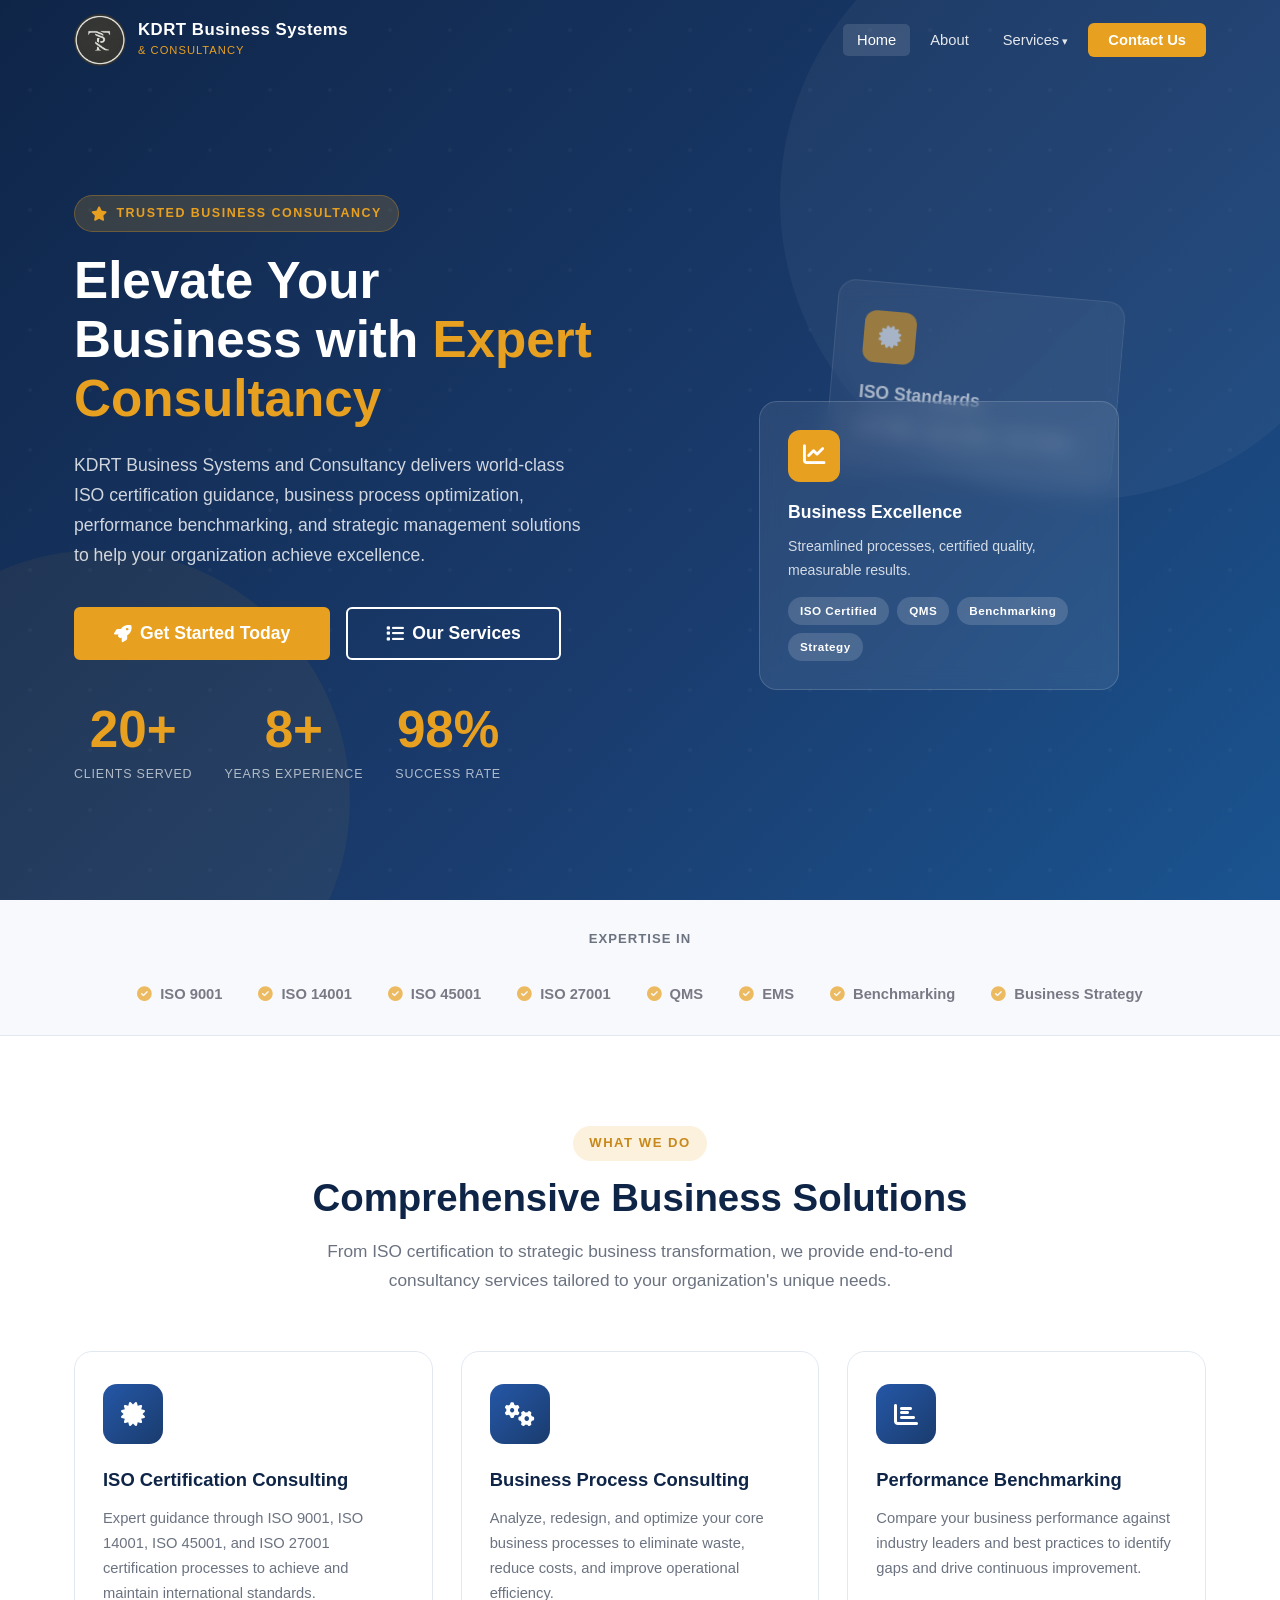
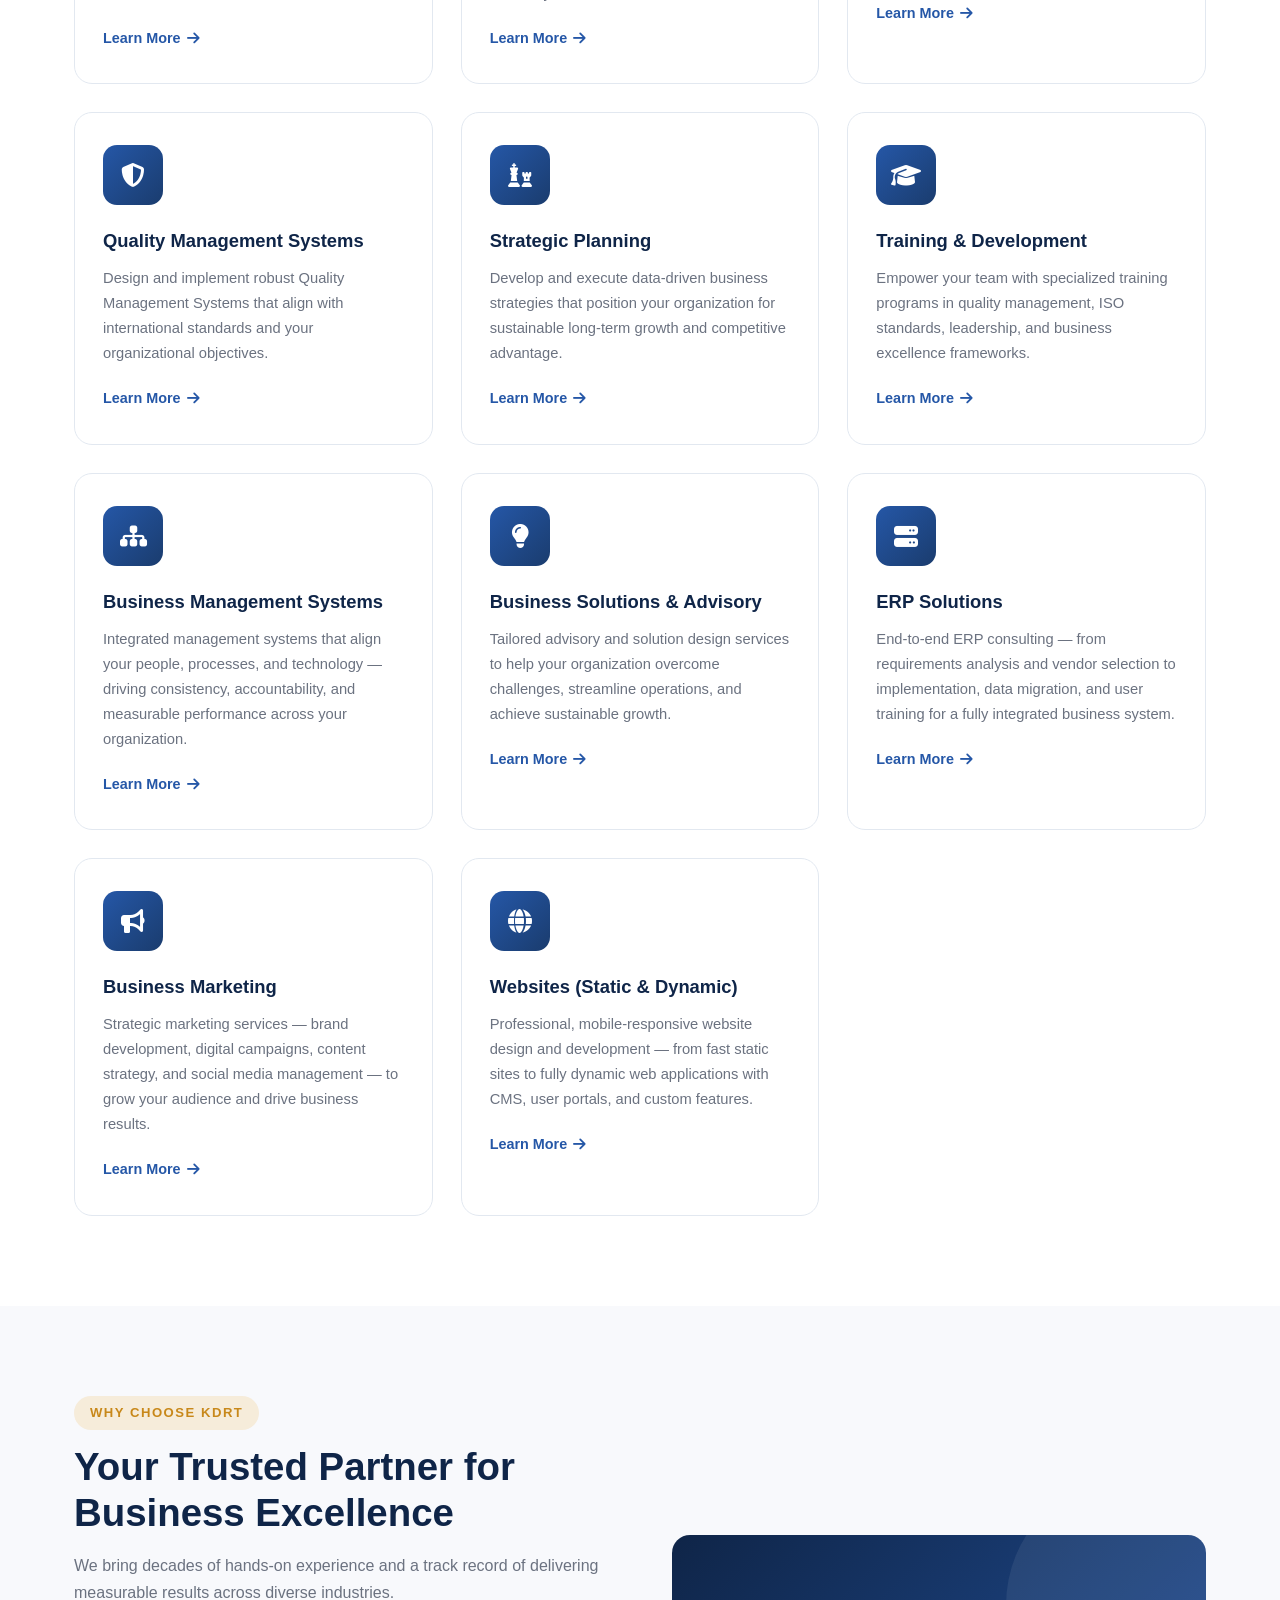
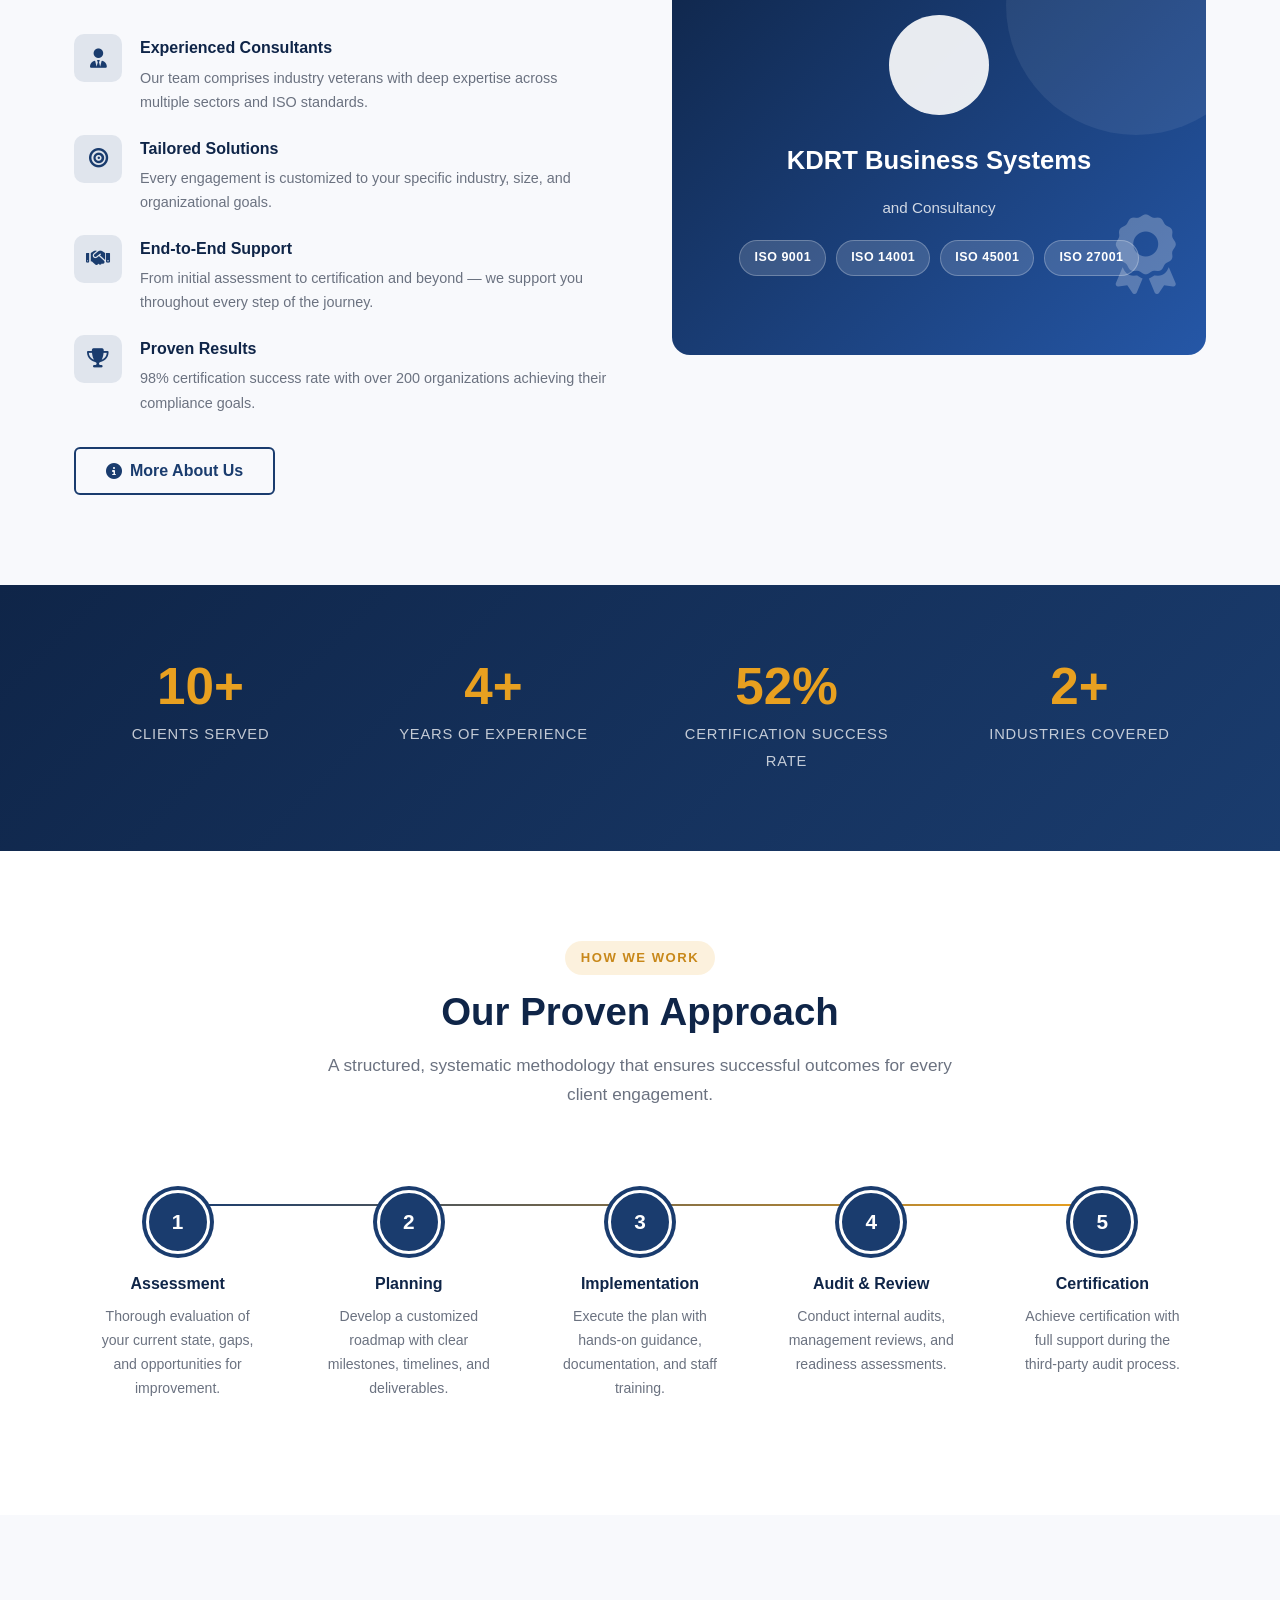
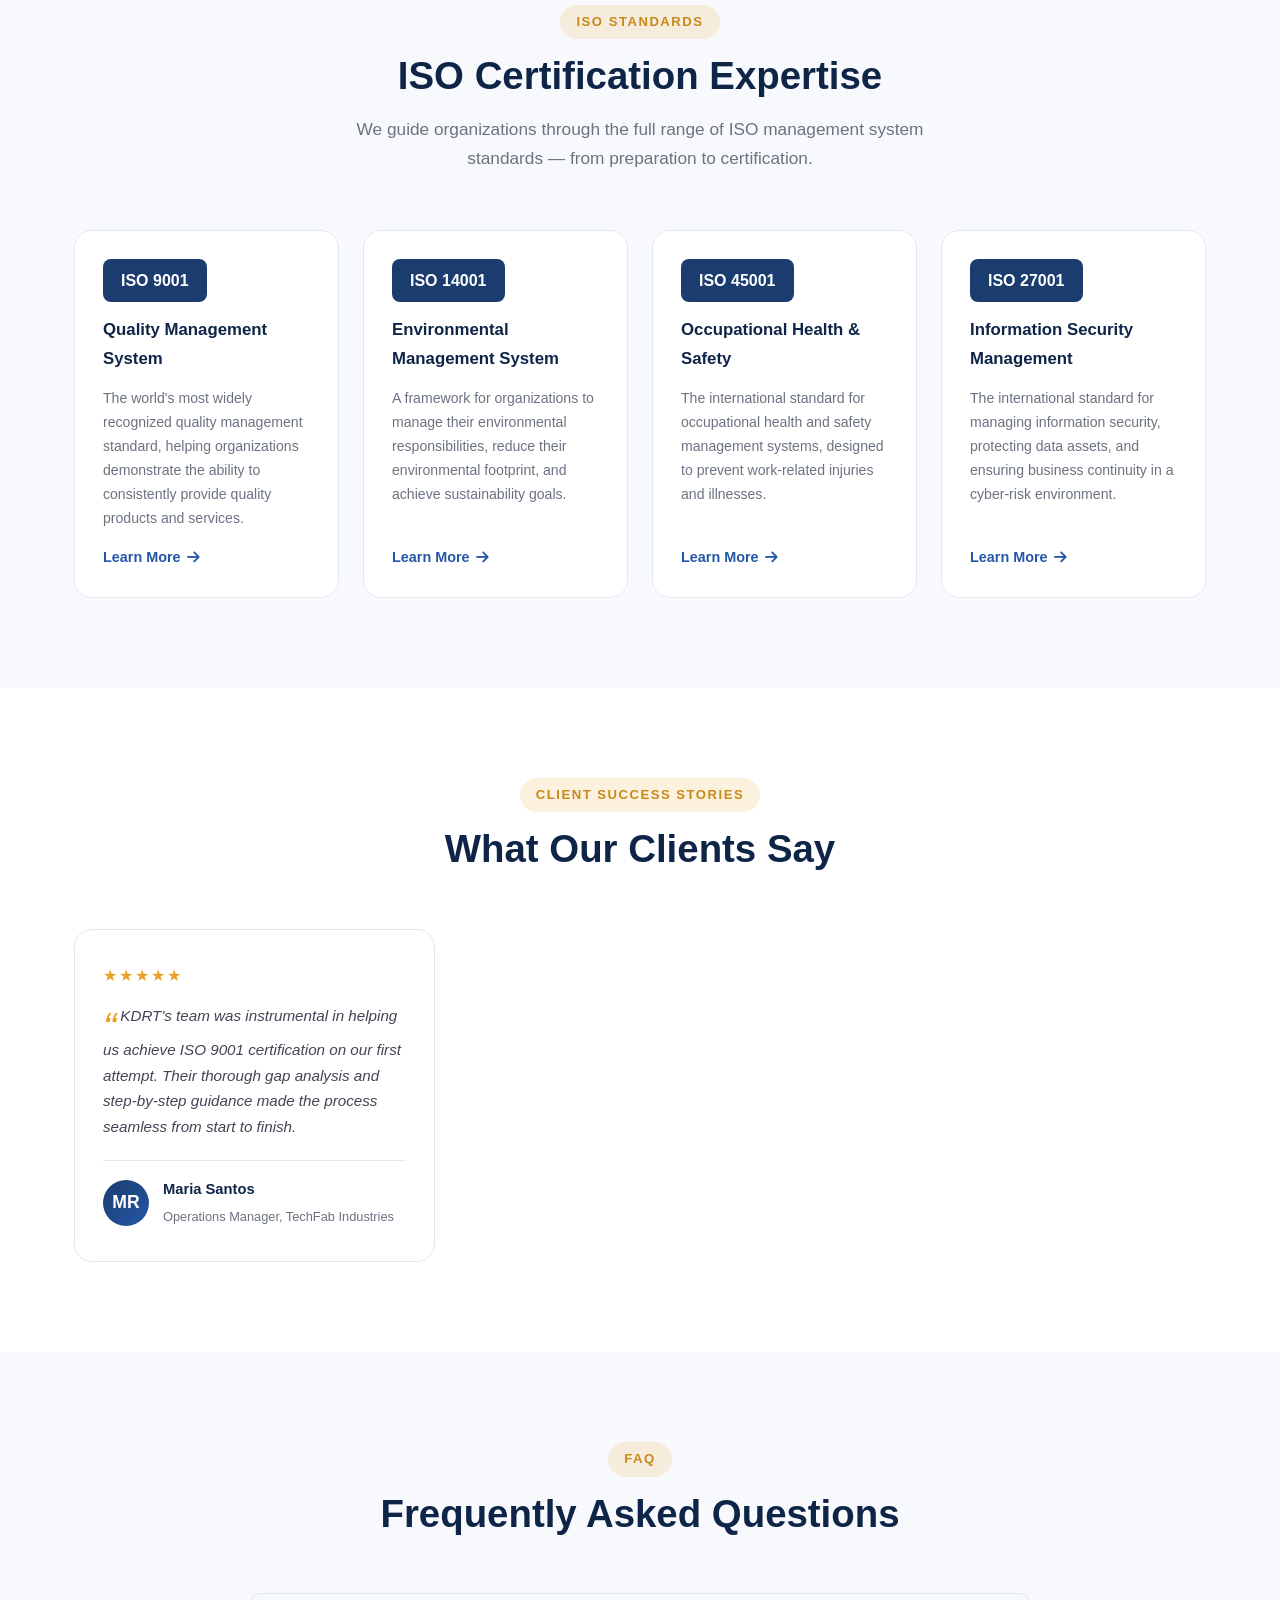
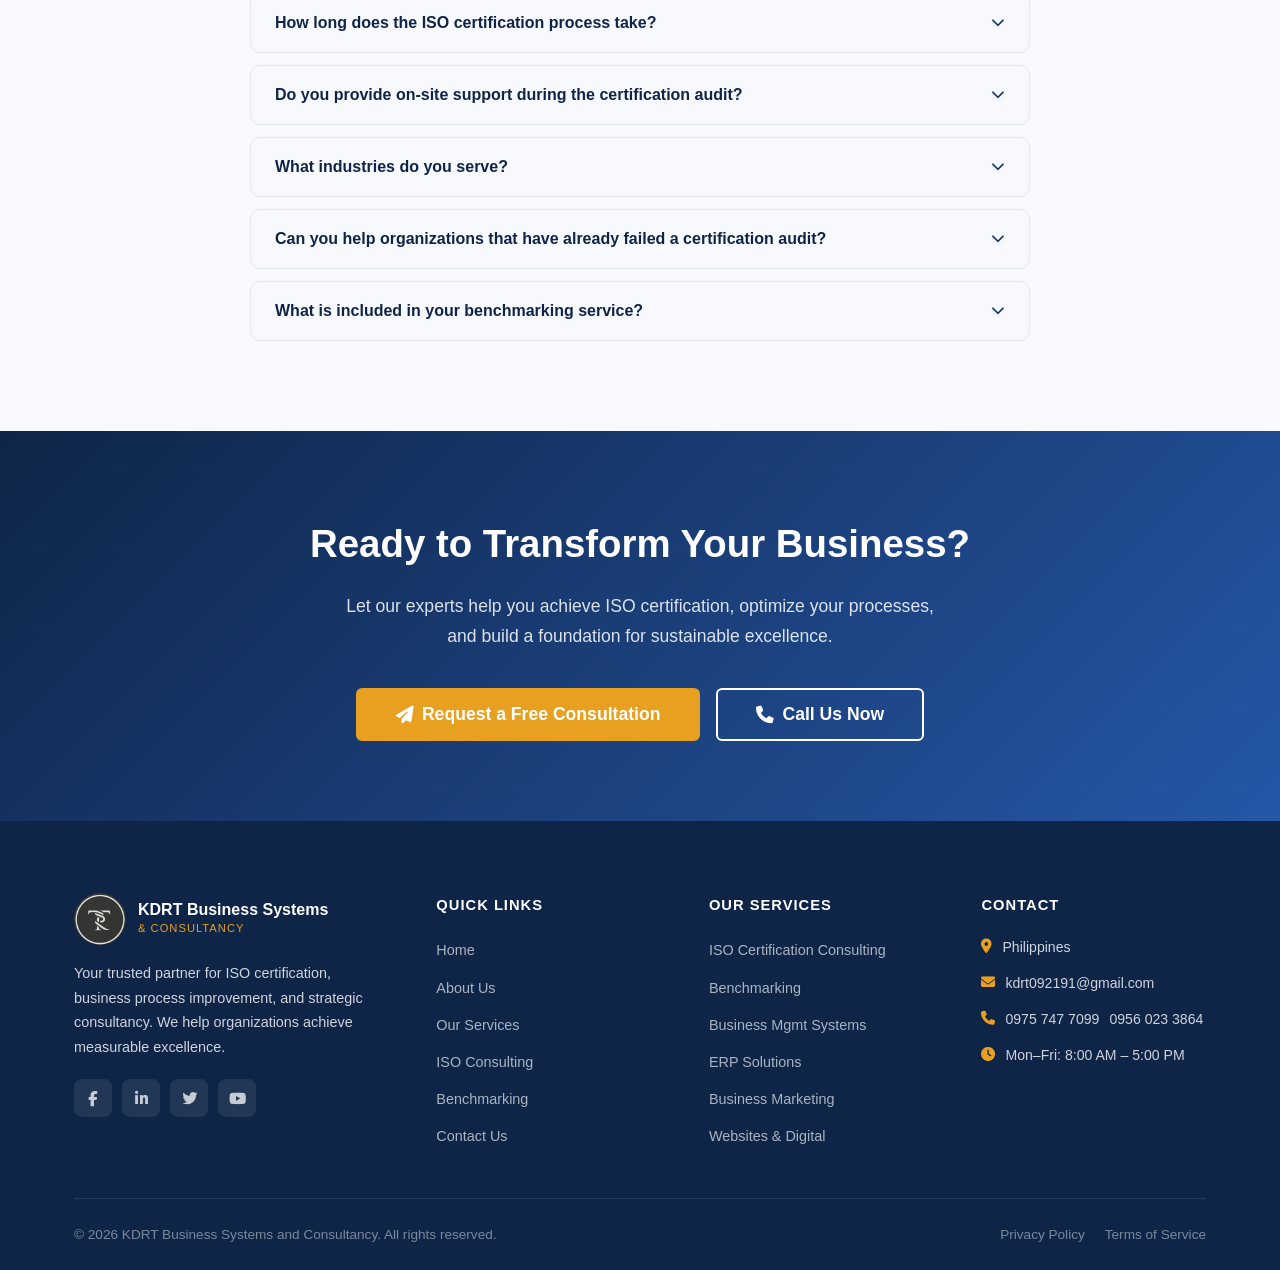
<file: index.html>
<!DOCTYPE html>
<html lang="en">
<head>
    <meta charset="UTF-8">
    <meta name="viewport" content="width=device-width, initial-scale=1.0">
    <title>KDRT Business Systems and Consultancy</title>
    <meta name="description" content="KDRT Business Systems and Consultancy – Expert ISO certification, business process consulting, benchmarking, and quality management solutions.">
    <link rel="icon" type="image/png" href="images/KDlogo.png">
    <link rel="stylesheet" href="css/style.css">
    <link rel="stylesheet" href="https://cdnjs.cloudflare.com/ajax/libs/font-awesome/6.5.0/css/all.min.css">
</head>
<body>

    <!-- NAVBAR -->
    <nav class="navbar" id="navbar">
        <div class="container">
            <div class="navbar-inner">
                <a href="index.html" class="navbar-brand">
                    <img src="images/KDlogo.png" alt="KDRT Logo" class="navbar-logo">
                    <div class="navbar-brand-text">
                        <span class="brand-name">KDRT Business Systems</span>
                        <span class="brand-tagline">&amp; Consultancy</span>
                    </div>
                </a>
                <ul class="nav-links">
                    <li><a href="index.html" class="active">Home</a></li>
                    <li><a href="about.html">About</a></li>
                    <li class="nav-item-dropdown">
                        <a href="services.html">Services</a>
                        <ul class="dropdown-menu">
                            <li><a href="services.html">All Services</a></li>
                            <li><a href="iso.html">ISO Certification</a></li>
                            <li><a href="benchmarking.html">Benchmarking</a></li>
                            <li><a href="services.html#bms">Business Mgmt Systems</a></li>
                            <li><a href="services.html#erp">ERP Solutions</a></li>
                            <li><a href="services.html#marketing">Business Marketing</a></li>
                            <li><a href="services.html#websites">Websites</a></li>
                        </ul>
                    </li>
                    <li><a href="contact.html" class="nav-cta">Contact Us</a></li>
                </ul>
                <button class="mobile-menu-btn" aria-label="Toggle menu">
                    <span></span><span></span><span></span>
                </button>
            </div>
        </div>
    </nav>

    <!-- HERO -->
    <section class="hero">
        <div class="hero-shape"></div>
        <div class="hero-shape-2"></div>
        <div class="container">
            <div class="hero-content">
                <div class="hero-text" data-animate="fadeInLeft">
                    <div class="hero-badge">
                        <i class="fas fa-star"></i>
                        Trusted Business Consultancy
                    </div>
                    <h1 class="hero-title">
                        Elevate Your Business with <span>Expert Consultancy</span>
                    </h1>
                    <p class="hero-desc">
                        KDRT Business Systems and Consultancy delivers world-class ISO certification guidance, business process optimization, performance benchmarking, and strategic management solutions to help your organization achieve excellence.
                    </p>
                    <div class="hero-actions">
                        <a href="contact.html" class="btn btn-primary btn-lg">
                            <i class="fas fa-rocket"></i> Get Started Today
                        </a>
                        <a href="services.html" class="btn btn-outline btn-lg">
                            <i class="fas fa-list"></i> Our Services
                        </a>
                    </div>
                    <div class="hero-stats">
                        <div class="hero-stat">
                            <span class="hero-stat-num stat-number" data-target="20">20+</span>
                            <span class="hero-stat-label">Clients Served</span>
                        </div>
                        <div class="hero-stat">
                            <span class="hero-stat-num stat-number" data-target="8">8+</span>
                            <span class="hero-stat-label">Years Experience</span>
                        </div>
                        <div class="hero-stat">
                            <span class="hero-stat-num stat-number" data-target="98">98%</span>
                            <span class="hero-stat-label">Success Rate</span>
                        </div>
                    </div>
                </div>
                <div class="hero-visual">
                    <div class="hero-card-stack">
                        <div class="hero-card hero-card-back">
                            <div class="hero-card-icon"><i class="fas fa-certificate"></i></div>
                            <h3>ISO Standards</h3>
                            <p>ISO 9001 · ISO 14001 · ISO 45001</p>
                        </div>
                        <div class="hero-card hero-card-main">
                            <div class="hero-card-icon"><i class="fas fa-chart-line"></i></div>
                            <h3>Business Excellence</h3>
                            <p>Streamlined processes, certified quality, measurable results.</p>
                            <div class="hero-card-badges">
                                <span class="hero-card-badge">ISO Certified</span>
                                <span class="hero-card-badge">QMS</span>
                                <span class="hero-card-badge">Benchmarking</span>
                                <span class="hero-card-badge">Strategy</span>
                            </div>
                        </div>
                    </div>
                </div>
            </div>
        </div>
    </section>

    <!-- TRUST BAR -->
    <div class="trust-bar">
        <div class="container">
            <div class="trust-bar-inner">
                <span class="trust-label">Expertise In</span>
                <div class="trust-items">
                    <span class="trust-item"><i class="fas fa-check-circle"></i> ISO 9001</span>
                    <span class="trust-item"><i class="fas fa-check-circle"></i> ISO 14001</span>
                    <span class="trust-item"><i class="fas fa-check-circle"></i> ISO 45001</span>
                    <span class="trust-item"><i class="fas fa-check-circle"></i> ISO 27001</span>
                    <span class="trust-item"><i class="fas fa-check-circle"></i> QMS</span>
                    <span class="trust-item"><i class="fas fa-check-circle"></i> EMS</span>
                    <span class="trust-item"><i class="fas fa-check-circle"></i> Benchmarking</span>
                    <span class="trust-item"><i class="fas fa-check-circle"></i> Business Strategy</span>
                </div>
            </div>
        </div>
    </div>

    <!-- SERVICES OVERVIEW -->
    <section class="section">
        <div class="container">
            <div class="section-header text-center">
                <span class="section-label">What We Do</span>
                <h2 class="section-title">Comprehensive Business Solutions</h2>
                <p class="section-desc">From ISO certification to strategic business transformation, we provide end-to-end consultancy services tailored to your organization's unique needs.</p>
            </div>
            <div class="services-grid">
                <div class="service-card" data-animate="fadeInUp">
                    <div class="service-icon"><i class="fas fa-certificate"></i></div>
                    <h3>ISO Certification Consulting</h3>
                    <p>Expert guidance through ISO 9001, ISO 14001, ISO 45001, and ISO 27001 certification processes to achieve and maintain international standards.</p>
                    <a href="iso.html" class="learn-more">Learn More <i class="fas fa-arrow-right"></i></a>
                </div>
                <div class="service-card" data-animate="fadeInUp">
                    <div class="service-icon"><i class="fas fa-cogs"></i></div>
                    <h3>Business Process Consulting</h3>
                    <p>Analyze, redesign, and optimize your core business processes to eliminate waste, reduce costs, and improve operational efficiency.</p>
                    <a href="services.html" class="learn-more">Learn More <i class="fas fa-arrow-right"></i></a>
                </div>
                <div class="service-card" data-animate="fadeInUp">
                    <div class="service-icon"><i class="fas fa-chart-bar"></i></div>
                    <h3>Performance Benchmarking</h3>
                    <p>Compare your business performance against industry leaders and best practices to identify gaps and drive continuous improvement.</p>
                    <a href="benchmarking.html" class="learn-more">Learn More <i class="fas fa-arrow-right"></i></a>
                </div>
                <div class="service-card" data-animate="fadeInUp">
                    <div class="service-icon"><i class="fas fa-shield-alt"></i></div>
                    <h3>Quality Management Systems</h3>
                    <p>Design and implement robust Quality Management Systems that align with international standards and your organizational objectives.</p>
                    <a href="services.html" class="learn-more">Learn More <i class="fas fa-arrow-right"></i></a>
                </div>
                <div class="service-card" data-animate="fadeInUp">
                    <div class="service-icon"><i class="fas fa-chess"></i></div>
                    <h3>Strategic Planning</h3>
                    <p>Develop and execute data-driven business strategies that position your organization for sustainable long-term growth and competitive advantage.</p>
                    <a href="services.html" class="learn-more">Learn More <i class="fas fa-arrow-right"></i></a>
                </div>
                <div class="service-card" data-animate="fadeInUp">
                    <div class="service-icon"><i class="fas fa-graduation-cap"></i></div>
                    <h3>Training &amp; Development</h3>
                    <p>Empower your team with specialized training programs in quality management, ISO standards, leadership, and business excellence frameworks.</p>
                    <a href="services.html" class="learn-more">Learn More <i class="fas fa-arrow-right"></i></a>
                </div>
                <div class="service-card" data-animate="fadeInUp">
                    <div class="service-icon"><i class="fas fa-sitemap"></i></div>
                    <h3>Business Management Systems</h3>
                    <p>Integrated management systems that align your people, processes, and technology — driving consistency, accountability, and measurable performance across your organization.</p>
                    <a href="services.html" class="learn-more">Learn More <i class="fas fa-arrow-right"></i></a>
                </div>
                <div class="service-card" data-animate="fadeInUp">
                    <div class="service-icon"><i class="fas fa-lightbulb"></i></div>
                    <h3>Business Solutions &amp; Advisory</h3>
                    <p>Tailored advisory and solution design services to help your organization overcome challenges, streamline operations, and achieve sustainable growth.</p>
                    <a href="services.html" class="learn-more">Learn More <i class="fas fa-arrow-right"></i></a>
                </div>
                <div class="service-card" data-animate="fadeInUp">
                    <div class="service-icon"><i class="fas fa-server"></i></div>
                    <h3>ERP Solutions</h3>
                    <p>End-to-end ERP consulting — from requirements analysis and vendor selection to implementation, data migration, and user training for a fully integrated business system.</p>
                    <a href="services.html" class="learn-more">Learn More <i class="fas fa-arrow-right"></i></a>
                </div>
                <div class="service-card" data-animate="fadeInUp">
                    <div class="service-icon"><i class="fas fa-bullhorn"></i></div>
                    <h3>Business Marketing</h3>
                    <p>Strategic marketing services — brand development, digital campaigns, content strategy, and social media management — to grow your audience and drive business results.</p>
                    <a href="services.html" class="learn-more">Learn More <i class="fas fa-arrow-right"></i></a>
                </div>
                <div class="service-card" data-animate="fadeInUp">
                    <div class="service-icon"><i class="fas fa-globe"></i></div>
                    <h3>Websites (Static &amp; Dynamic)</h3>
                    <p>Professional, mobile-responsive website design and development — from fast static sites to fully dynamic web applications with CMS, user portals, and custom features.</p>
                    <a href="services.html" class="learn-more">Learn More <i class="fas fa-arrow-right"></i></a>
                </div>
            </div>
        </div>
    </section>

    <!-- WHY CHOOSE US -->
    <section class="section section-alt">
        <div class="container">
            <div class="why-grid">
                <div data-animate="fadeInLeft">
                    <span class="section-label">Why Choose KDRT</span>
                    <h2 class="section-title">Your Trusted Partner for Business Excellence</h2>
                    <p class="why-intro-p">We bring decades of hands-on experience and a track record of delivering measurable results across diverse industries.</p>
                    <div class="why-list">
                        <div class="why-item">
                            <div class="why-item-icon"><i class="fas fa-user-tie"></i></div>
                            <div class="why-item-text">
                                <h4>Experienced Consultants</h4>
                                <p>Our team comprises industry veterans with deep expertise across multiple sectors and ISO standards.</p>
                            </div>
                        </div>
                        <div class="why-item">
                            <div class="why-item-icon"><i class="fas fa-bullseye"></i></div>
                            <div class="why-item-text">
                                <h4>Tailored Solutions</h4>
                                <p>Every engagement is customized to your specific industry, size, and organizational goals.</p>
                            </div>
                        </div>
                        <div class="why-item">
                            <div class="why-item-icon"><i class="fas fa-handshake"></i></div>
                            <div class="why-item-text">
                                <h4>End-to-End Support</h4>
                                <p>From initial assessment to certification and beyond — we support you throughout every step of the journey.</p>
                            </div>
                        </div>
                        <div class="why-item">
                            <div class="why-item-icon"><i class="fas fa-trophy"></i></div>
                            <div class="why-item-text">
                                <h4>Proven Results</h4>
                                <p>98% certification success rate with over 200 organizations achieving their compliance goals.</p>
                            </div>
                        </div>
                    </div>
                    <div class="section-cta-wrap">
                        <a href="about.html" class="btn btn-outline-primary">
                            <i class="fas fa-info-circle"></i> More About Us
                        </a>
                    </div>
                </div>
                <div data-animate="fadeInRight">
                    <div class="why-image-placeholder">
                        <div class="why-icon-big"><i class="fas fa-award"></i></div>
                        <div class="why-placeholder-content">
                            <img src="images/KDlogo.png" alt="KDRT Logo" class="logo-large">
                            <h2>KDRT Business Systems</h2>
                            <p>and Consultancy</p>
                            <div class="cert-badges mt-20">
                                <span class="cert-badge">ISO 9001</span>
                                <span class="cert-badge">ISO 14001</span>
                                <span class="cert-badge">ISO 45001</span>
                                <span class="cert-badge">ISO 27001</span>
                            </div>
                        </div>
                    </div>
                </div>
            </div>
        </div>
    </section>

    <!-- STATS BANNER -->
    <section class="stats-banner">
        <div class="container">
            <div class="stats-grid">
                <div class="stat-item" data-animate="fadeInUp">
                    <span class="stat-number" data-target="20">20+</span>
                    <span class="stat-label">Clients Served</span>
                </div>
                <div class="stat-item" data-animate="fadeInUp">
                    <span class="stat-number" data-target="8">8+</span>
                    <span class="stat-label">Years of Experience</span>
                </div>
                <div class="stat-item" data-animate="fadeInUp">
                    <span class="stat-number" data-target="98">98%</span>
                    <span class="stat-label">Certification Success Rate</span>
                </div>
                <div class="stat-item" data-animate="fadeInUp">
                    <span class="stat-number" data-target="5">5+</span>
                    <span class="stat-label">Industries Covered</span>
                </div>
            </div>
        </div>
    </section>

    <!-- OUR PROCESS -->
    <section class="section">
        <div class="container">
            <div class="section-header text-center">
                <span class="section-label">How We Work</span>
                <h2 class="section-title">Our Proven Approach</h2>
                <p class="section-desc">A structured, systematic methodology that ensures successful outcomes for every client engagement.</p>
            </div>
            <div class="process-steps">
                <div class="process-step" data-animate="fadeInUp">
                    <div class="step-number">1</div>
                    <h4>Assessment</h4>
                    <p>Thorough evaluation of your current state, gaps, and opportunities for improvement.</p>
                </div>
                <div class="process-step" data-animate="fadeInUp">
                    <div class="step-number">2</div>
                    <h4>Planning</h4>
                    <p>Develop a customized roadmap with clear milestones, timelines, and deliverables.</p>
                </div>
                <div class="process-step" data-animate="fadeInUp">
                    <div class="step-number">3</div>
                    <h4>Implementation</h4>
                    <p>Execute the plan with hands-on guidance, documentation, and staff training.</p>
                </div>
                <div class="process-step" data-animate="fadeInUp">
                    <div class="step-number">4</div>
                    <h4>Audit &amp; Review</h4>
                    <p>Conduct internal audits, management reviews, and readiness assessments.</p>
                </div>
                <div class="process-step" data-animate="fadeInUp">
                    <div class="step-number">5</div>
                    <h4>Certification</h4>
                    <p>Achieve certification with full support during the third-party audit process.</p>
                </div>
            </div>
        </div>
    </section>

    <!-- ISO STANDARDS OVERVIEW -->
    <section class="section section-alt">
        <div class="container">
            <div class="section-header text-center">
                <span class="section-label">ISO Standards</span>
                <h2 class="section-title">ISO Certification Expertise</h2>
                <p class="section-desc">We guide organizations through the full range of ISO management system standards — from preparation to certification.</p>
            </div>
            <div class="iso-grid">
                <div class="iso-card" data-animate="fadeInUp">
                    <span class="iso-badge">ISO 9001</span>
                    <h4>Quality Management System</h4>
                    <p>The world's most widely recognized quality management standard, helping organizations demonstrate the ability to consistently provide quality products and services.</p>
                    <a href="iso.html" class="learn-more">Learn More <i class="fas fa-arrow-right"></i></a>
                </div>
                <div class="iso-card" data-animate="fadeInUp">
                    <span class="iso-badge">ISO 14001</span>
                    <h4>Environmental Management System</h4>
                    <p>A framework for organizations to manage their environmental responsibilities, reduce their environmental footprint, and achieve sustainability goals.</p>
                    <a href="iso.html" class="learn-more">Learn More <i class="fas fa-arrow-right"></i></a>
                </div>
                <div class="iso-card" data-animate="fadeInUp">
                    <span class="iso-badge">ISO 45001</span>
                    <h4>Occupational Health &amp; Safety</h4>
                    <p>The international standard for occupational health and safety management systems, designed to prevent work-related injuries and illnesses.</p>
                    <a href="iso.html" class="learn-more">Learn More <i class="fas fa-arrow-right"></i></a>
                </div>
                <div class="iso-card" data-animate="fadeInUp">
                    <span class="iso-badge">ISO 27001</span>
                    <h4>Information Security Management</h4>
                    <p>The international standard for managing information security, protecting data assets, and ensuring business continuity in a cyber-risk environment.</p>
                    <a href="iso.html" class="learn-more">Learn More <i class="fas fa-arrow-right"></i></a>
                </div>
            </div>
        </div>
    </section>

    <!-- TESTIMONIALS -->
    <section class="section">
        <div class="container">
            <div class="section-header text-center">
                <span class="section-label">Client Success Stories</span>
                <h2 class="section-title">What Our Clients Say</h2>
            </div>
            <div class="testimonials-slider">
                <div class="testimonial-card" data-animate="fadeInUp">
                    <div class="stars">★★★★★</div>
                    <blockquote>KDRT's team was instrumental in helping us achieve ISO 9001 certification on our first attempt. Their thorough gap analysis and step-by-step guidance made the process seamless from start to finish.</blockquote>
                    <div class="testimonial-author">
                        <div class="author-avatar">MR</div>
                        <div class="author-info">
                            <strong>Maria Santos</strong>
                            <span>Operations Manager, TechFab Industries</span>
                        </div>
                    </div>
                </div>
                <div class="testimonial-card" data-animate="fadeInUp">
                    <div class="stars">★★★★★</div>
                    <blockquote>The benchmarking exercise conducted by KDRT revealed significant opportunities we hadn't even considered. Their industry insights and data-driven approach delivered a clear competitive edge.</blockquote>
                    <div class="testimonial-author">
                        <div class="author-avatar">JR</div>
                        <div class="author-info">
                            <strong>Jose Reyes</strong>
                            <span>CEO, Pacific Logistics Corp</span>
                        </div>
                    </div>
                </div>
                <div class="testimonial-card" data-animate="fadeInUp">
                    <div class="stars">★★★★★</div>
                    <blockquote>We achieved ISO 45001 certification within eight months thanks to KDRT. Their environmental and safety expertise helped us transform our workplace culture for the better.</blockquote>
                    <div class="testimonial-author">
                        <div class="author-avatar">AC</div>
                        <div class="author-info">
                            <strong>Ana Cruz</strong>
                            <span>HSE Director, GreenBuild Solutions</span>
                        </div>
                    </div>
                </div>
            </div>
        </div>
    </section>

    <!-- FAQ -->
    <section class="section section-alt">
        <div class="container">
            <div class="section-header text-center">
                <span class="section-label">FAQ</span>
                <h2 class="section-title">Frequently Asked Questions</h2>
            </div>
            <div class="faq-list">
                <div class="faq-item">
                    <button class="faq-question">How long does the ISO certification process take? <i class="fas fa-chevron-down faq-icon"></i></button>
                    <div class="faq-answer">The timeline varies depending on the standard and the size of your organization. Typically, ISO 9001 can take 3–6 months for smaller organizations and up to 12 months for larger enterprises. We provide a realistic timeline during your initial assessment.</div>
                </div>
                <div class="faq-item">
                    <button class="faq-question">Do you provide on-site support during the certification audit? <i class="fas fa-chevron-down faq-icon"></i></button>
                    <div class="faq-answer">Yes. Our consultants are available to provide on-site support and guidance throughout the third-party certification audit, ensuring your team is confident and fully prepared to respond to auditor inquiries.</div>
                </div>
                <div class="faq-item">
                    <button class="faq-question">What industries do you serve? <i class="fas fa-chevron-down faq-icon"></i></button>
                    <div class="faq-answer">We work across a wide range of industries including manufacturing, construction, logistics, healthcare, IT services, food processing, education, and government. Our consultants have sector-specific experience to tailor solutions appropriately.</div>
                </div>
                <div class="faq-item">
                    <button class="faq-question">Can you help organizations that have already failed a certification audit? <i class="fas fa-chevron-down faq-icon"></i></button>
                    <div class="faq-answer">Absolutely. We specialize in post-audit recovery, conducting root cause analysis on findings and non-conformances, implementing corrective actions, and preparing your organization for a successful re-audit.</div>
                </div>
                <div class="faq-item">
                    <button class="faq-question">What is included in your benchmarking service? <i class="fas fa-chevron-down faq-icon"></i></button>
                    <div class="faq-answer">Our benchmarking service includes KPI identification, data collection, analysis against industry peers and best-in-class performers, gap identification, performance improvement recommendations, and an executive report with actionable insights.</div>
                </div>
            </div>
        </div>
    </section>

    <!-- CTA BANNER -->
    <section class="cta-banner">
        <div class="container">
            <div class="cta-banner-inner" data-animate="fadeInUp">
                <h2>Ready to Transform Your Business?</h2>
                <p>Let our experts help you achieve ISO certification, optimize your processes, and build a foundation for sustainable excellence.</p>
                <div class="cta-actions">
                    <a href="contact.html" class="btn btn-primary btn-lg">
                        <i class="fas fa-paper-plane"></i> Request a Free Consultation
                    </a>
                    <a href="tel:+639757477099" class="btn btn-outline btn-lg">
                        <i class="fas fa-phone"></i> Call Us Now
                    </a>
                </div>
            </div>
        </div>
    </section>

    <!-- FOOTER -->
    <footer class="footer">
        <div class="container">
            <div class="footer-grid">
                <div class="footer-brand">
                    <div class="footer-logo-wrap">
                        <img src="images/KDlogo.png" alt="KDRT Logo" class="footer-logo">
                        <div>
                            <div class="footer-brand-name">KDRT Business Systems</div>
                            <div class="footer-brand-sub">&amp; Consultancy</div>
                        </div>
                    </div>
                    <p>Your trusted partner for ISO certification, business process improvement, and strategic consultancy. We help organizations achieve measurable excellence.</p>
                    <div class="footer-social">
                        <a href="https://www.facebook.com/kdrtbusiness.systems" aria-label="Facebook" target="_blank" rel="noopener"><i class="fab fa-facebook-f"></i></a>
                        <a href="#" aria-label="LinkedIn"><i class="fab fa-linkedin-in"></i></a>
                        <a href="#" aria-label="Twitter"><i class="fab fa-twitter"></i></a>
                        <a href="#" aria-label="YouTube"><i class="fab fa-youtube"></i></a>
                    </div>
                </div>
                <div class="footer-col">
                    <h4>Quick Links</h4>
                    <ul class="footer-links">
                        <li><a href="index.html">Home</a></li>
                        <li><a href="about.html">About Us</a></li>
                        <li><a href="services.html">Our Services</a></li>
                        <li><a href="iso.html">ISO Consulting</a></li>
                        <li><a href="benchmarking.html">Benchmarking</a></li>
                        <li><a href="contact.html">Contact Us</a></li>
                    </ul>
                </div>
                <div class="footer-col">
                    <h4>Our Services</h4>
                    <ul class="footer-links">
                        <li><a href="iso.html">ISO Certification Consulting</a></li>
                        <li><a href="benchmarking.html">Benchmarking</a></li>
                        <li><a href="services.html">Business Mgmt Systems</a></li>
                        <li><a href="services.html">ERP Solutions</a></li>
                        <li><a href="services.html">Business Marketing</a></li>
                        <li><a href="services.html">Websites &amp; Digital</a></li>
                    </ul>
                </div>
                <div class="footer-col">
                    <h4>Contact</h4>
                    <div class="footer-contact-items">
                        <div class="footer-contact-item">
                            <i class="fas fa-map-marker-alt"></i>
                            <span>Philippines</span>
                        </div>
                        <div class="footer-contact-item">
                            <i class="fas fa-envelope"></i>
                            <span>kdrt092191@gmail.com</span>
                        </div>
                        <div class="footer-contact-item">
                            <i class="fas fa-phone"></i>
                            <span>0975 747 7099</span>
                            <span>0956 023 3864</span>
                        </div>
                        <div class="footer-contact-item">
                            <i class="fas fa-clock"></i>
                            <span>Mon–Fri: 8:00 AM – 5:00 PM</span>
                        </div>
                    </div>
                </div>
            </div>
            <div class="footer-bottom">
                <span>&copy; 2026 KDRT Business Systems and Consultancy. All rights reserved.</span>
                <div class="footer-bottom-links">
                    <a href="#">Privacy Policy</a>
                    <a href="#">Terms of Service</a>
                </div>
            </div>
        </div>
    </footer>

    <script src="js/main.js"></script>
</body>
</html>
</file>
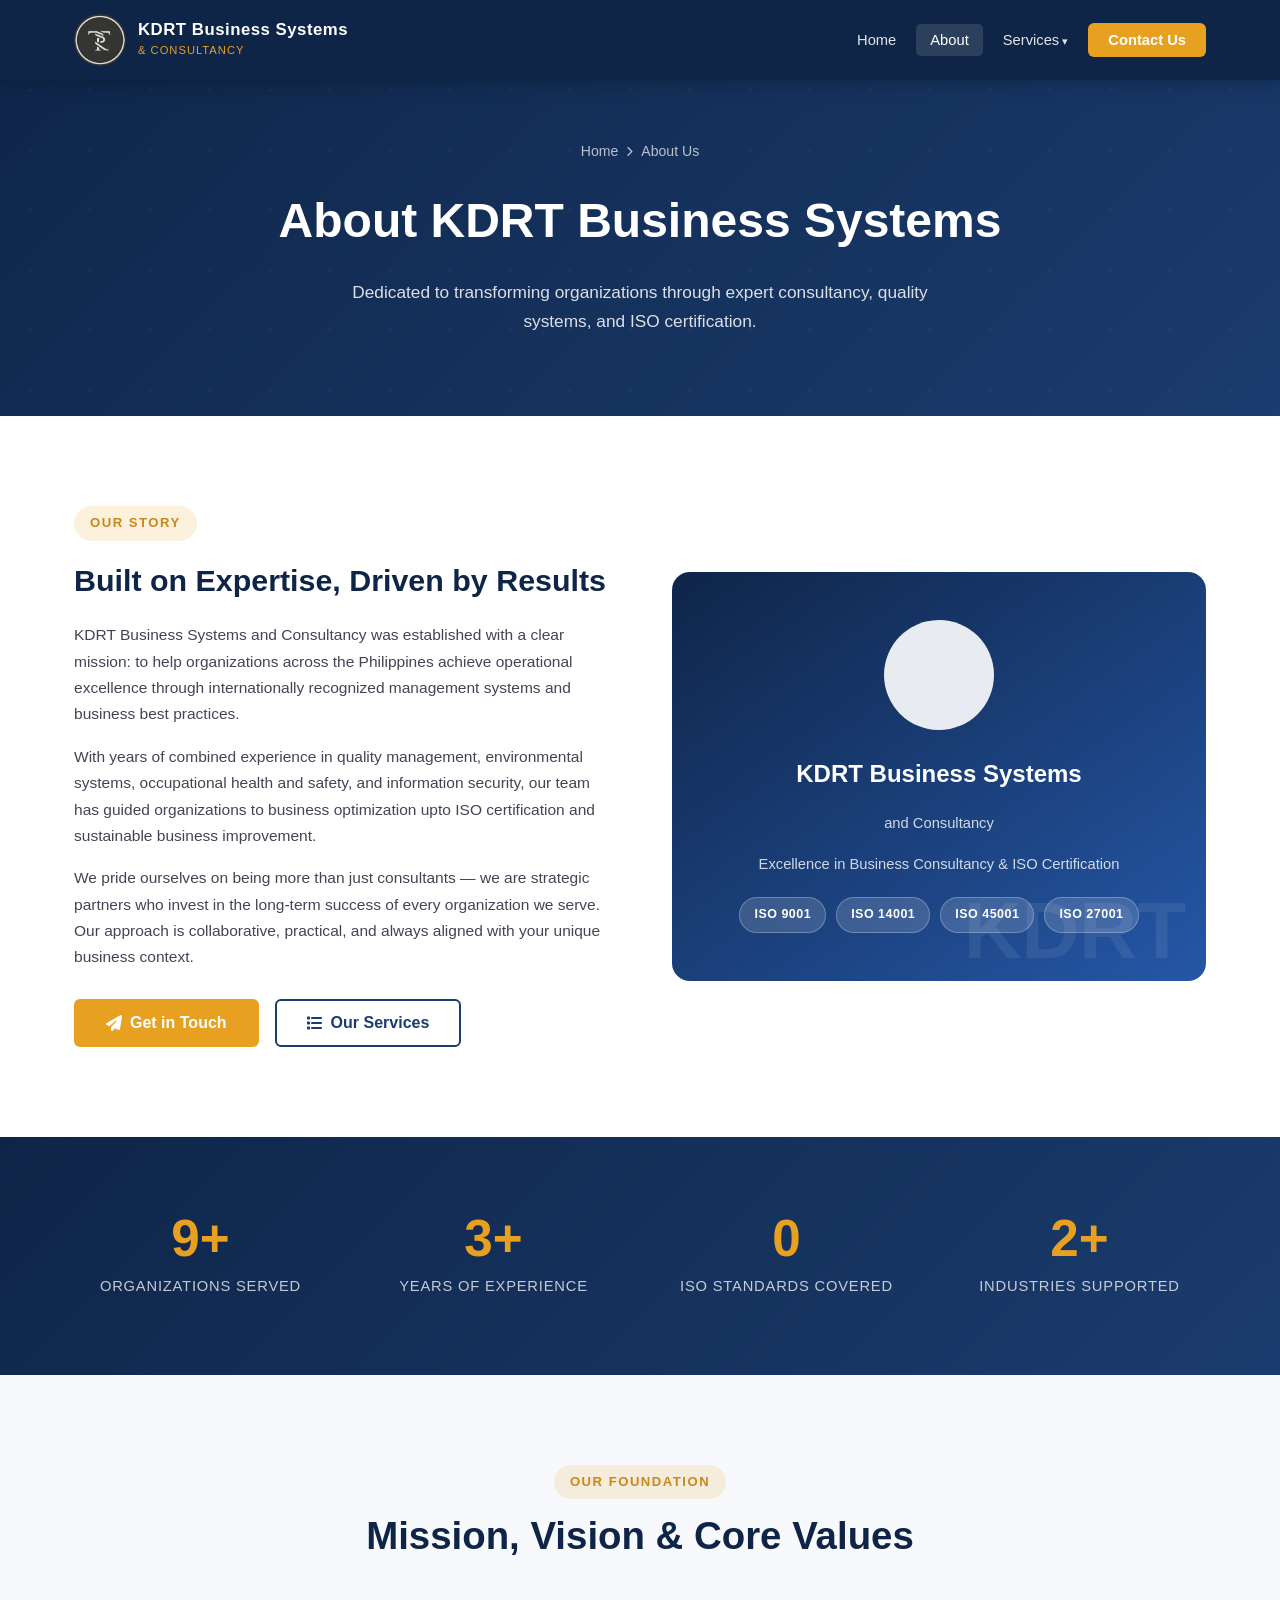
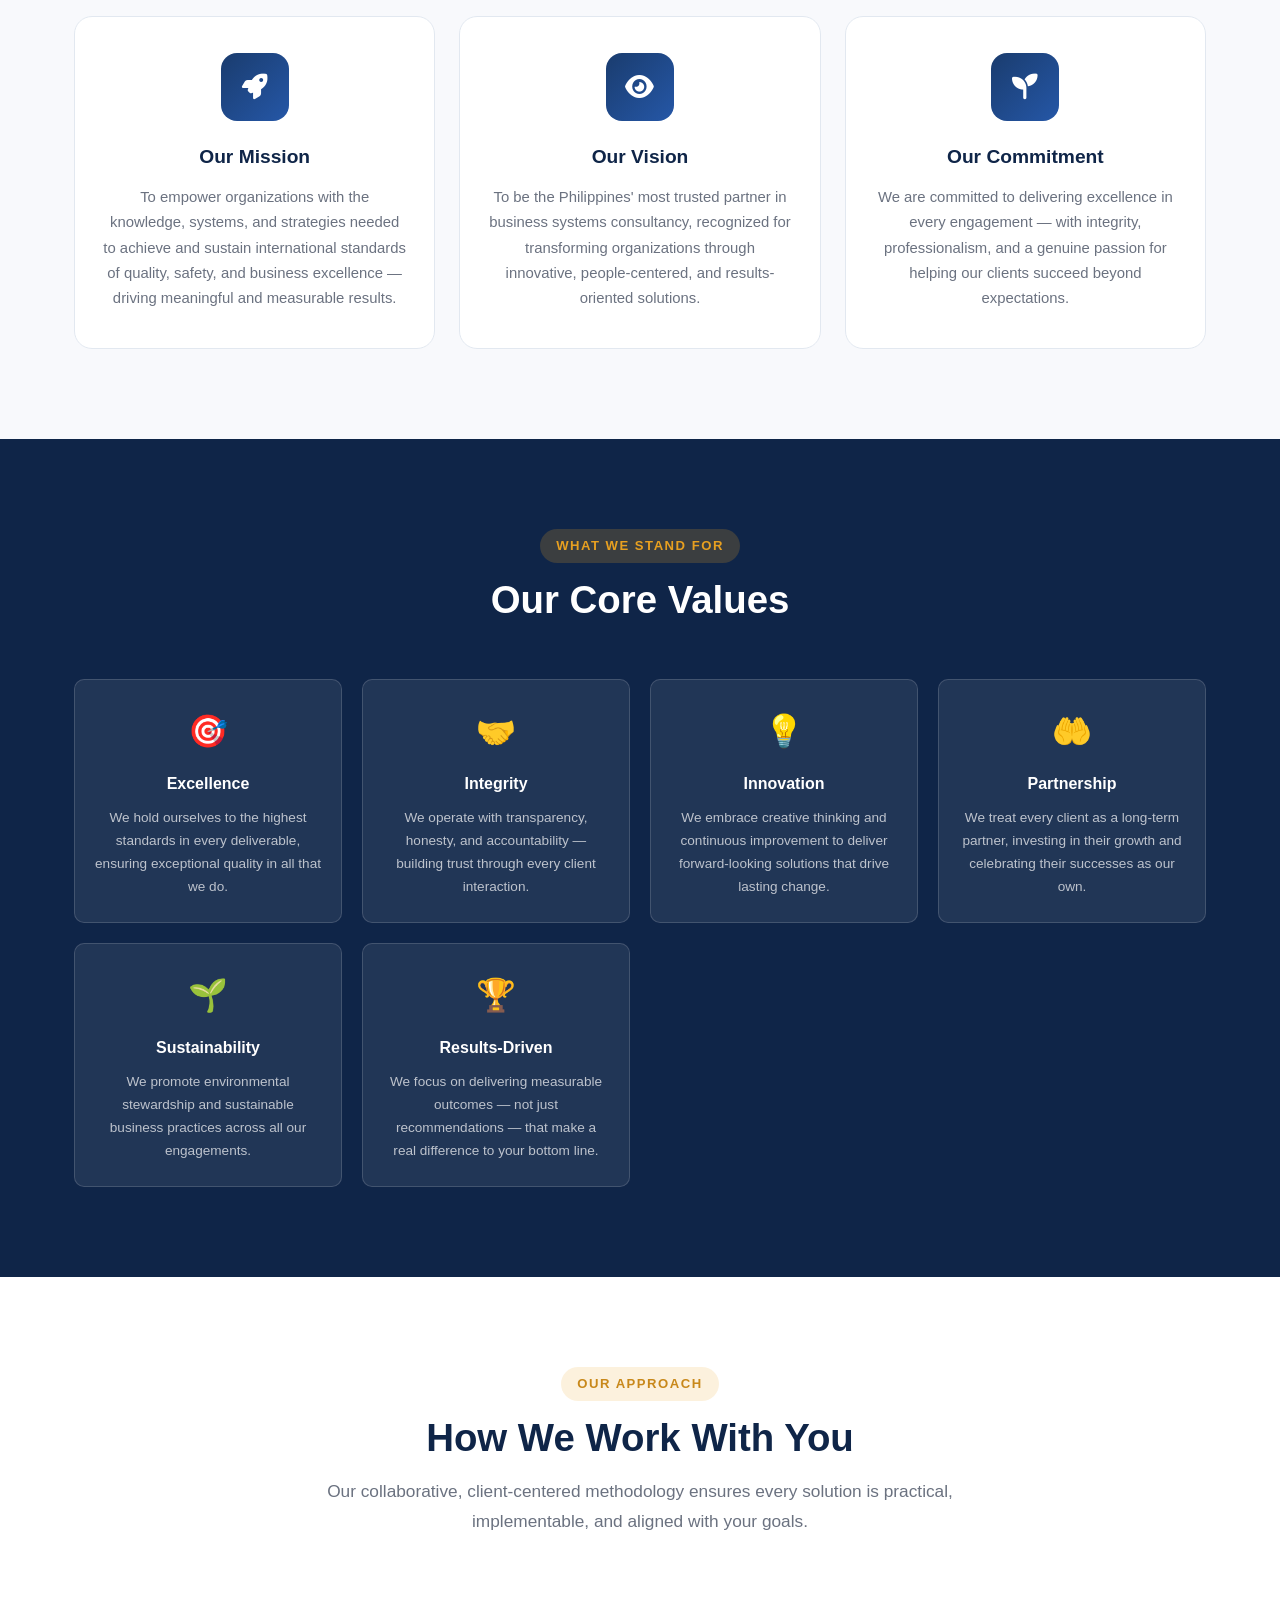
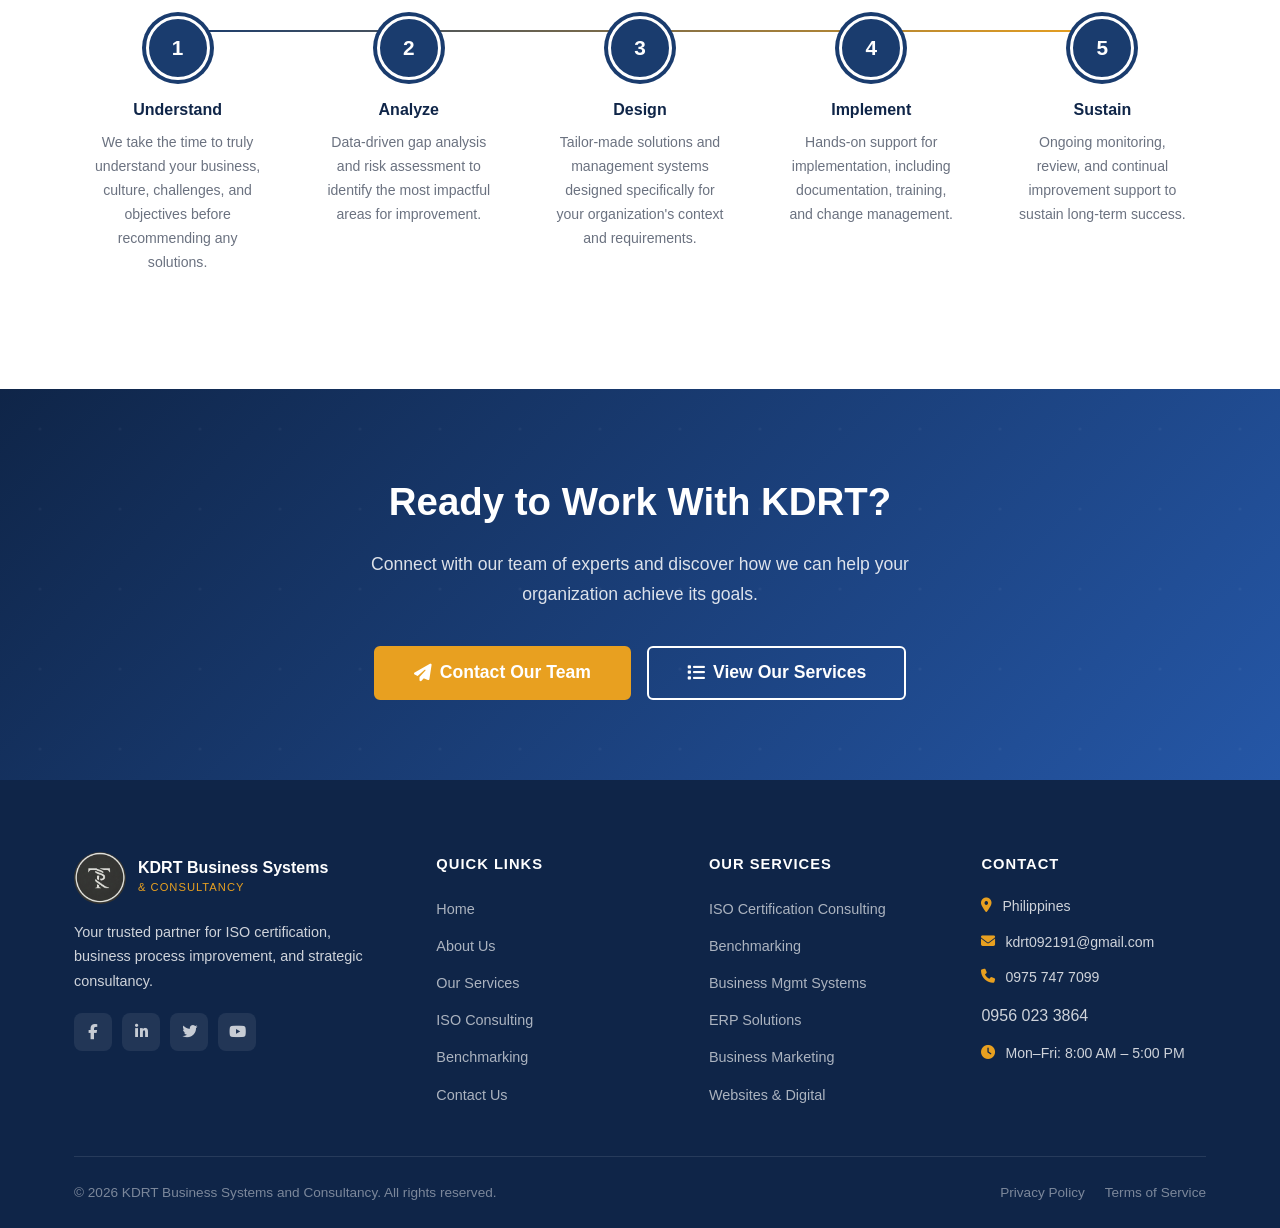
<file: about.html>
<!DOCTYPE html>
<html lang="en">
<head>
    <meta charset="UTF-8">
    <meta name="viewport" content="width=device-width, initial-scale=1.0">
    <title>About Us | KDRT Business Systems and Consultancy</title>
    <meta name="description" content="Learn about KDRT Business Systems and Consultancy — our story, mission, vision, values, and the expert team behind our success.">
    <link rel="icon" type="image/png" href="images/KDlogo.png">
    <link rel="stylesheet" href="css/style.css">
    <link rel="stylesheet" href="https://cdnjs.cloudflare.com/ajax/libs/font-awesome/6.5.0/css/all.min.css">
</head>
<body>

    <!-- NAVBAR -->
    <nav class="navbar solid" id="navbar">
        <div class="container">
            <div class="navbar-inner">
                <a href="index.html" class="navbar-brand">
                    <img src="images/KDlogo.png" alt="KDRT Logo" class="navbar-logo">
                    <div class="navbar-brand-text">
                        <span class="brand-name">KDRT Business Systems</span>
                        <span class="brand-tagline">&amp; Consultancy</span>
                    </div>
                </a>
                <ul class="nav-links">
                    <li><a href="index.html">Home</a></li>
                    <li><a href="about.html" class="active">About</a></li>
                    <li class="nav-item-dropdown">
                        <a href="services.html">Services</a>
                        <ul class="dropdown-menu">
                            <li><a href="services.html">All Services</a></li>
                            <li><a href="iso.html">ISO Certification</a></li>
                            <li><a href="benchmarking.html">Benchmarking</a></li>
                            <li><a href="services.html#bms">Business Mgmt Systems</a></li>
                            <li><a href="services.html#erp">ERP Solutions</a></li>
                            <li><a href="services.html#marketing">Business Marketing</a></li>
                            <li><a href="services.html#websites">Websites</a></li>
                        </ul>
                    </li>
                    <li><a href="contact.html" class="nav-cta">Contact Us</a></li>
                </ul>
                <button class="mobile-menu-btn" aria-label="Toggle menu">
                    <span></span><span></span><span></span>
                </button>
            </div>
        </div>
    </nav>

    <!-- PAGE HERO -->
    <section class="page-hero">
        <div class="container">
            <div class="page-hero-inner">
                <div class="breadcrumb">
                    <a href="index.html">Home</a>
                    <i class="fas fa-chevron-right"></i>
                    <span>About Us</span>
                </div>
                <h1>About KDRT Business Systems</h1>
                <p>Dedicated to transforming organizations through expert consultancy, quality systems, and ISO certification.</p>
            </div>
        </div>
    </section>

    <!-- OUR STORY -->
    <section class="section">
        <div class="container">
            <div class="story-grid">
                <div class="story-text" data-animate="fadeInLeft">
                    <span class="section-label">Our Story</span>
                    <h2>Built on Expertise, Driven by Results</h2>
                    <p>KDRT Business Systems and Consultancy was established with a clear mission: to help organizations across the Philippines achieve operational excellence through internationally recognized management systems and business best practices.</p>
                    <p>With years of combined experience in quality management, environmental systems, occupational health and safety, and information security, our team has guided organizations to business optimization upto ISO certification and sustainable business improvement.</p>
                    <p>We pride ourselves on being more than just consultants — we are strategic partners who invest in the long-term success of every organization we serve. Our approach is collaborative, practical, and always aligned with your unique business context.</p>
                    <div class="flex-actions">
                        <a href="contact.html" class="btn btn-primary"><i class="fas fa-paper-plane"></i> Get in Touch</a>
                        <a href="services.html" class="btn btn-outline-primary"><i class="fas fa-list"></i> Our Services</a>
                    </div>
                </div>
                <div data-animate="fadeInRight">
                    <div class="story-visual">
                        <img src="images/KDlogo.png" alt="KDRT Logo">
                        <h3>KDRT Business Systems</h3>
                        <p class="story-visual-sub">and Consultancy</p>
                        <p class="story-visual-tagline">Excellence in Business Consultancy &amp; ISO Certification</p>
                        <div class="cert-badges">
                            <span class="cert-badge">ISO 9001</span>
                            <span class="cert-badge">ISO 14001</span>
                            <span class="cert-badge">ISO 45001</span>
                            <span class="cert-badge">ISO 27001</span>
                        </div>
                        <span class="story-watermark">KDRT</span>
                    </div>
                </div>
            </div>
        </div>
    </section>

    <!-- STATS -->
    <section class="stats-banner">
        <div class="container">
            <div class="stats-grid">
                <div class="stat-item" data-animate="fadeInUp">
                    <span class="stat-number" data-target="20">20+</span>
                    <span class="stat-label">Organizations Served</span>
                </div>
                <div class="stat-item" data-animate="fadeInUp">
                    <span class="stat-number" data-target="8">8+</span>
                    <span class="stat-label">Years of Experience</span>
                </div>
                <div class="stat-item" data-animate="fadeInUp">
                    <span class="stat-number" data-target="2">2</span>
                    <span class="stat-label">ISO Standards Covered</span>
                </div>
                <div class="stat-item" data-animate="fadeInUp">
                    <span class="stat-number" data-target="5">5+</span>
                    <span class="stat-label">Industries Supported</span>
                </div>
            </div>
        </div>
    </section>

    <!-- MISSION / VISION / VALUES -->
    <section class="section section-alt">
        <div class="container">
            <div class="section-header text-center">
                <span class="section-label">Our Foundation</span>
                <h2 class="section-title">Mission, Vision &amp; Core Values</h2>
            </div>
            <div class="mv-grid">
                <div class="mv-card" data-animate="fadeInUp">
                    <div class="mv-icon"><i class="fas fa-rocket"></i></div>
                    <h3>Our Mission</h3>
                    <p>To empower organizations with the knowledge, systems, and strategies needed to achieve and sustain international standards of quality, safety, and business excellence — driving meaningful and measurable results.</p>
                </div>
                <div class="mv-card" data-animate="fadeInUp">
                    <div class="mv-icon"><i class="fas fa-eye"></i></div>
                    <h3>Our Vision</h3>
                    <p>To be the Philippines' most trusted partner in business systems consultancy, recognized for transforming organizations through innovative, people-centered, and results-oriented solutions.</p>
                </div>
                <div class="mv-card" data-animate="fadeInUp">
                    <div class="mv-icon"><i class="fas fa-seedling"></i></div>
                    <h3>Our Commitment</h3>
                    <p>We are committed to delivering excellence in every engagement — with integrity, professionalism, and a genuine passion for helping our clients succeed beyond expectations.</p>
                </div>
            </div>
        </div>
    </section>

    <!-- CORE VALUES -->
    <section class="section section-dark">
        <div class="container">
            <div class="section-header text-center">
                <span class="section-label section-label-light">What We Stand For</span>
                <h2 class="section-title section-title-light">Our Core Values</h2>
            </div>
            <div class="values-grid">
                <div class="value-card" data-animate="fadeInUp">
                    <div class="value-icon">🎯</div>
                    <h4>Excellence</h4>
                    <p>We hold ourselves to the highest standards in every deliverable, ensuring exceptional quality in all that we do.</p>
                </div>
                <div class="value-card" data-animate="fadeInUp">
                    <div class="value-icon">🤝</div>
                    <h4>Integrity</h4>
                    <p>We operate with transparency, honesty, and accountability — building trust through every client interaction.</p>
                </div>
                <div class="value-card" data-animate="fadeInUp">
                    <div class="value-icon">💡</div>
                    <h4>Innovation</h4>
                    <p>We embrace creative thinking and continuous improvement to deliver forward-looking solutions that drive lasting change.</p>
                </div>
                <div class="value-card" data-animate="fadeInUp">
                    <div class="value-icon">🤲</div>
                    <h4>Partnership</h4>
                    <p>We treat every client as a long-term partner, investing in their growth and celebrating their successes as our own.</p>
                </div>
                <div class="value-card" data-animate="fadeInUp">
                    <div class="value-icon">🌱</div>
                    <h4>Sustainability</h4>
                    <p>We promote environmental stewardship and sustainable business practices across all our engagements.</p>
                </div>
                <div class="value-card" data-animate="fadeInUp">
                    <div class="value-icon">🏆</div>
                    <h4>Results-Driven</h4>
                    <p>We focus on delivering measurable outcomes — not just recommendations — that make a real difference to your bottom line.</p>
                </div>
            </div>
        </div>
    </section>

    <!-- OUR APPROACH -->
    <section class="section">
        <div class="container">
            <div class="section-header text-center">
                <span class="section-label">Our Approach</span>
                <h2 class="section-title">How We Work With You</h2>
                <p class="section-desc">Our collaborative, client-centered methodology ensures every solution is practical, implementable, and aligned with your goals.</p>
            </div>
            <div class="process-steps">
                <div class="process-step" data-animate="fadeInUp">
                    <div class="step-number">1</div>
                    <h4>Understand</h4>
                    <p>We take the time to truly understand your business, culture, challenges, and objectives before recommending any solutions.</p>
                </div>
                <div class="process-step" data-animate="fadeInUp">
                    <div class="step-number">2</div>
                    <h4>Analyze</h4>
                    <p>Data-driven gap analysis and risk assessment to identify the most impactful areas for improvement.</p>
                </div>
                <div class="process-step" data-animate="fadeInUp">
                    <div class="step-number">3</div>
                    <h4>Design</h4>
                    <p>Tailor-made solutions and management systems designed specifically for your organization's context and requirements.</p>
                </div>
                <div class="process-step" data-animate="fadeInUp">
                    <div class="step-number">4</div>
                    <h4>Implement</h4>
                    <p>Hands-on support for implementation, including documentation, training, and change management.</p>
                </div>
                <div class="process-step" data-animate="fadeInUp">
                    <div class="step-number">5</div>
                    <h4>Sustain</h4>
                    <p>Ongoing monitoring, review, and continual improvement support to sustain long-term success.</p>
                </div>
            </div>
        </div>
    </section>

    <!-- CTA -->
    <section class="cta-banner">
        <div class="container">
            <div class="cta-banner-inner" data-animate="fadeInUp">
                <h2>Ready to Work With KDRT?</h2>
                <p>Connect with our team of experts and discover how we can help your organization achieve its goals.</p>
                <div class="cta-actions">
                    <a href="contact.html" class="btn btn-primary btn-lg">
                        <i class="fas fa-paper-plane"></i> Contact Our Team
                    </a>
                    <a href="services.html" class="btn btn-outline btn-lg">
                        <i class="fas fa-list"></i> View Our Services
                    </a>
                </div>
            </div>
        </div>
    </section>

    <!-- FOOTER -->
    <footer class="footer">
        <div class="container">
            <div class="footer-grid">
                <div class="footer-brand">
                    <div class="footer-logo-wrap">
                        <img src="images/KDlogo.png" alt="KDRT Logo" class="footer-logo">
                        <div>
                            <div class="footer-brand-name">KDRT Business Systems</div>
                            <div class="footer-brand-sub">&amp; Consultancy</div>
                        </div>
                    </div>
                    <p>Your trusted partner for ISO certification, business process improvement, and strategic consultancy.</p>
                    <div class="footer-social">
                        <a href="https://www.facebook.com/kdrtbusiness.systems" aria-label="Facebook" target="_blank" rel="noopener"><i class="fab fa-facebook-f"></i></a>
                        <a href="#" aria-label="LinkedIn"><i class="fab fa-linkedin-in"></i></a>
                        <a href="#" aria-label="Twitter"><i class="fab fa-twitter"></i></a>
                        <a href="#" aria-label="YouTube"><i class="fab fa-youtube"></i></a>
                    </div>
                </div>
                <div class="footer-col">
                    <h4>Quick Links</h4>
                    <ul class="footer-links">
                        <li><a href="index.html">Home</a></li>
                        <li><a href="about.html">About Us</a></li>
                        <li><a href="services.html">Our Services</a></li>
                        <li><a href="iso.html">ISO Consulting</a></li>
                        <li><a href="benchmarking.html">Benchmarking</a></li>
                        <li><a href="contact.html">Contact Us</a></li>
                    </ul>
                </div>
                <div class="footer-col">
                    <h4>Our Services</h4>
                    <ul class="footer-links">
                        <li><a href="iso.html">ISO Certification Consulting</a></li>
                        <li><a href="benchmarking.html">Benchmarking</a></li>
                        <li><a href="services.html">Business Mgmt Systems</a></li>
                        <li><a href="services.html">ERP Solutions</a></li>
                        <li><a href="services.html">Business Marketing</a></li>
                        <li><a href="services.html">Websites &amp; Digital</a></li>
                    </ul>
                </div>
                <div class="footer-col">
                    <h4>Contact</h4>
                    <div class="footer-contact-items">
                        <div class="footer-contact-item"><i class="fas fa-map-marker-alt"></i><span>Philippines</span></div>
                        <div class="footer-contact-item"><i class="fas fa-envelope"></i><span>kdrt092191@gmail.com</span></div>
                        <div class="footer-contact-item"><i class="fas fa-phone"></i><span>0975 747 7099</span></div><span>0956 023 3864</span>
                        <div class="footer-contact-item"><i class="fas fa-clock"></i><span>Mon–Fri: 8:00 AM – 5:00 PM</span></div>
                    </div>
                </div>
            </div>
            <div class="footer-bottom">
                <span>&copy; 2026 KDRT Business Systems and Consultancy. All rights reserved.</span>
                <div class="footer-bottom-links">
                    <a href="#">Privacy Policy</a>
                    <a href="#">Terms of Service</a>
                </div>
            </div>
        </div>
    </footer>

    <script src="js/main.js"></script>
</body>
</html>
</file>
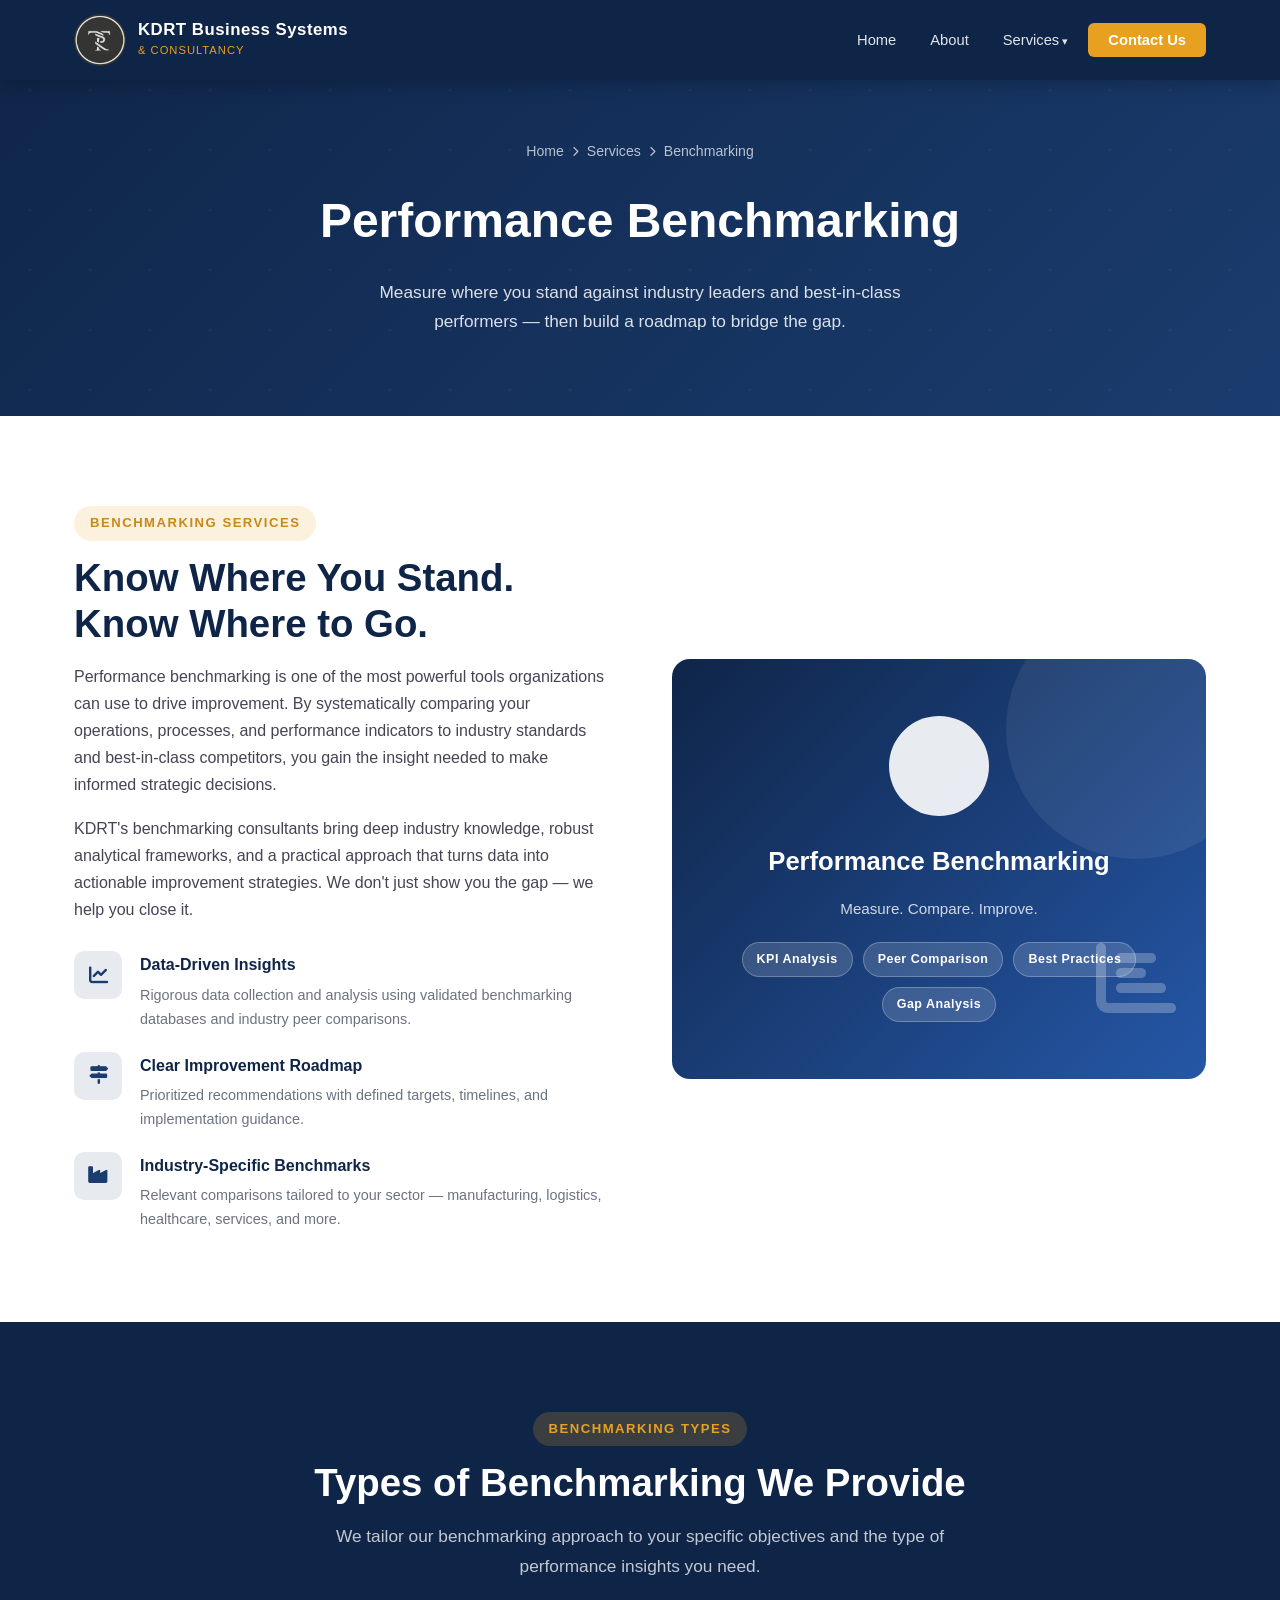
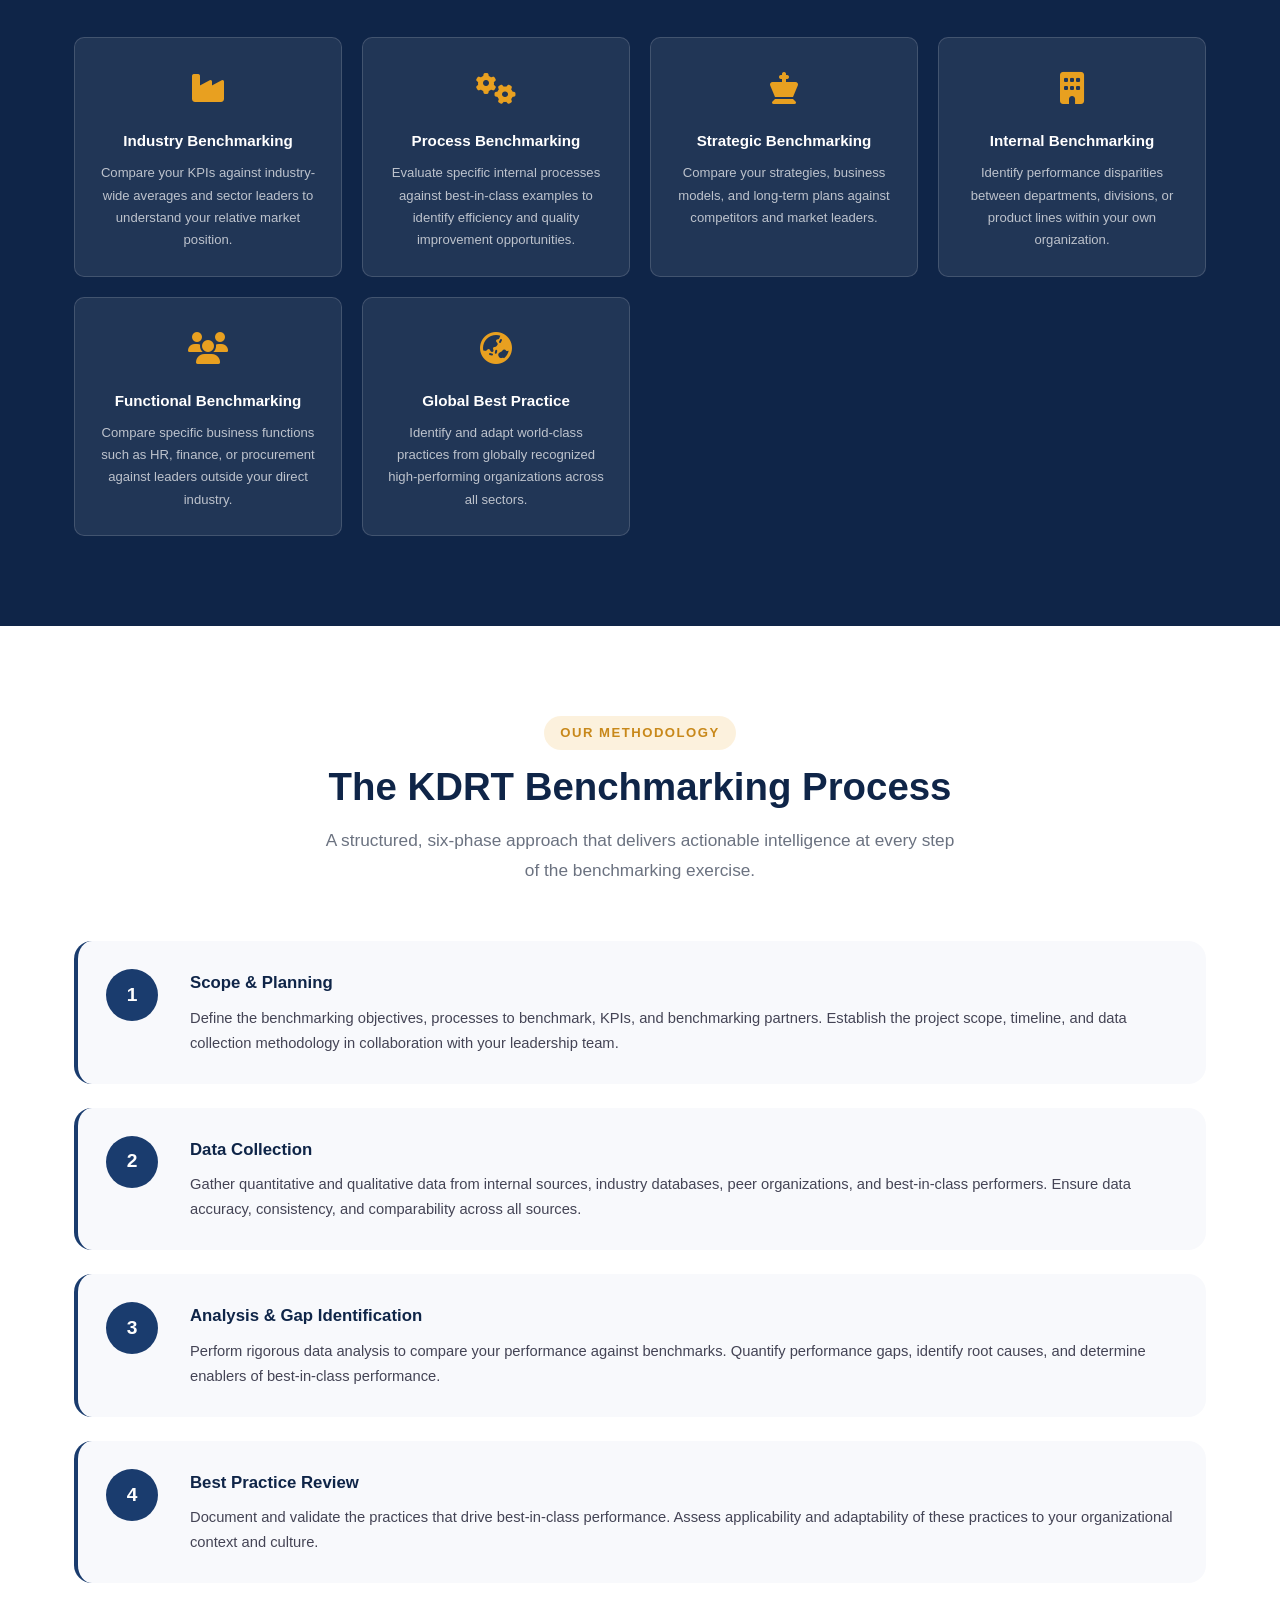
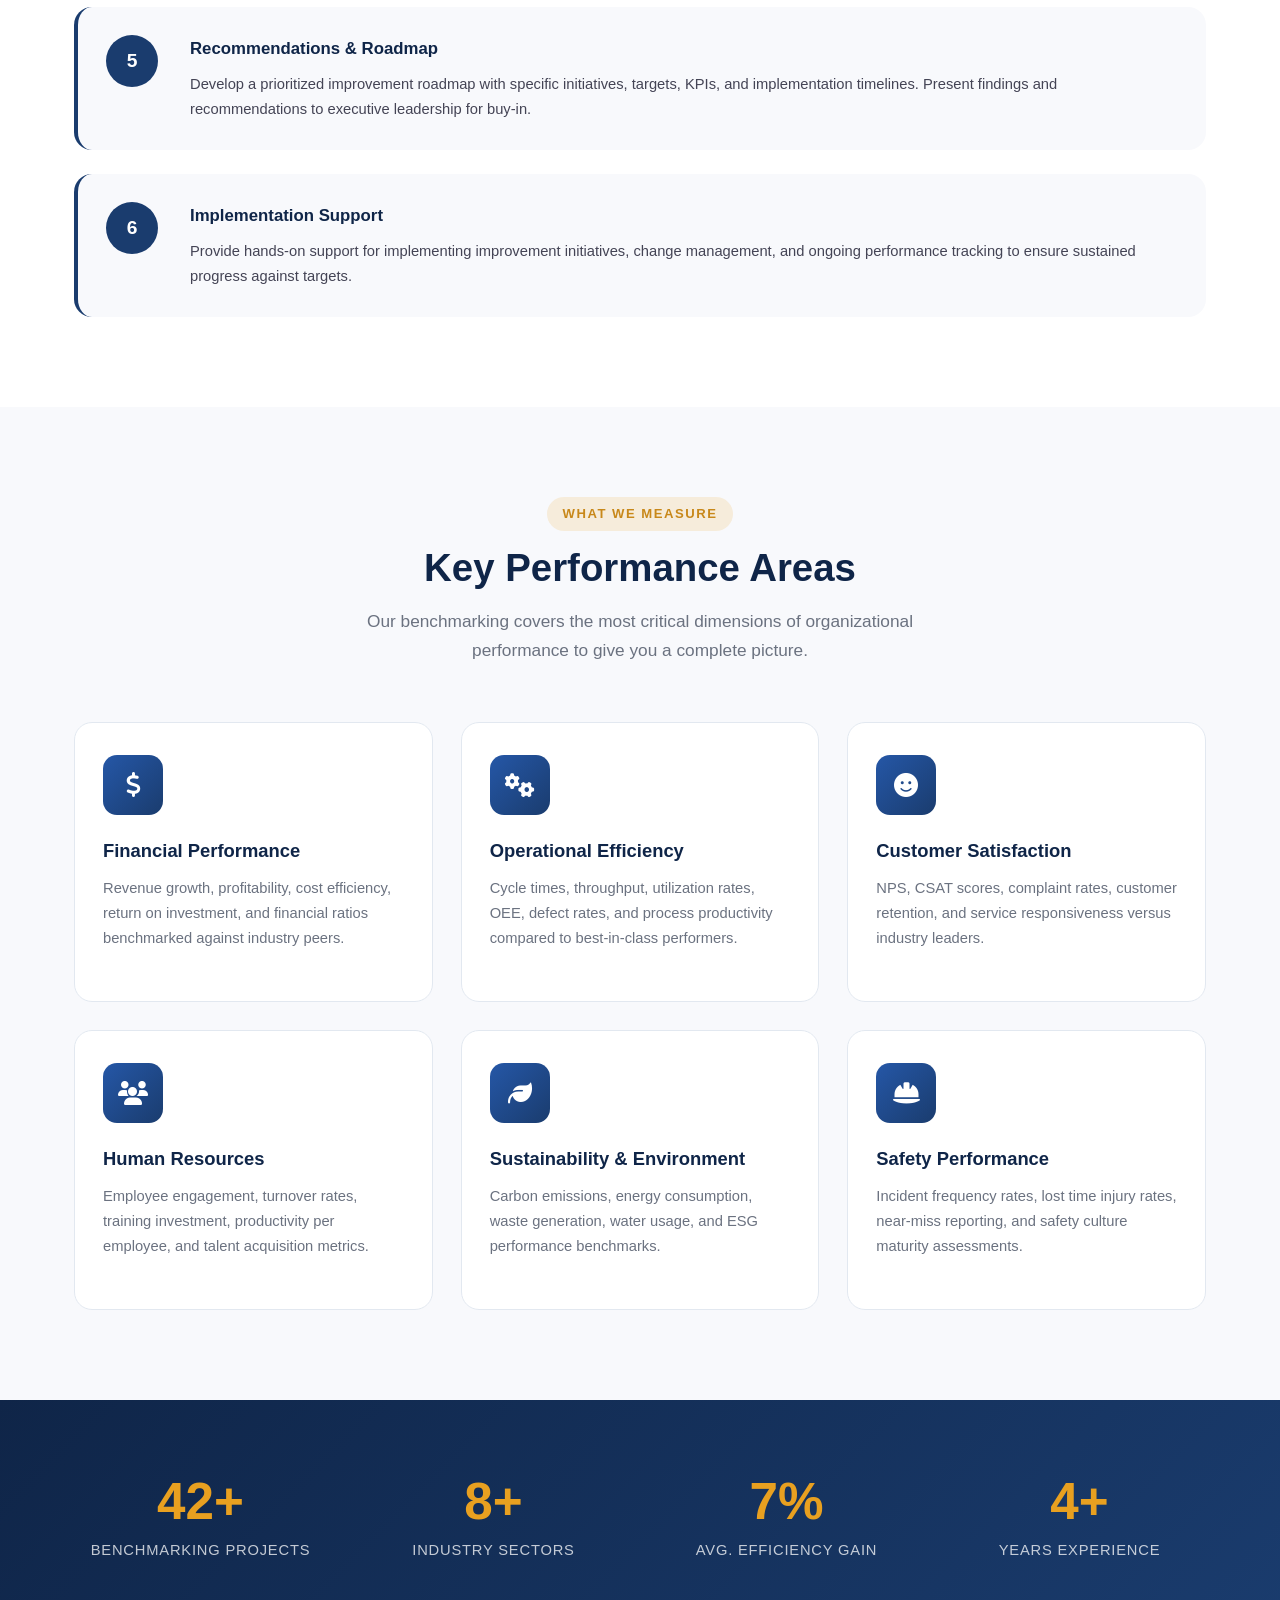
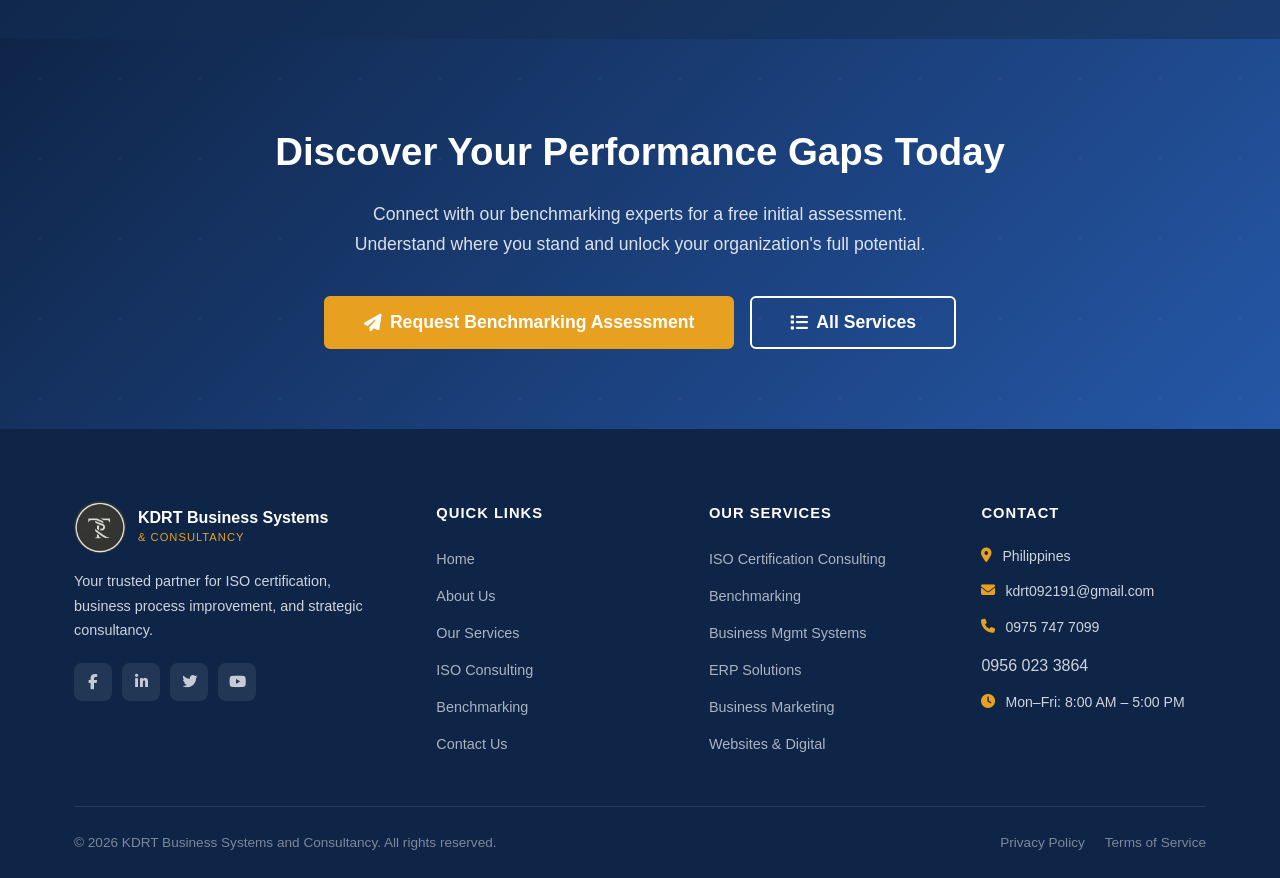
<file: benchmarking.html>
<!DOCTYPE html>
<html lang="en">
<head>
    <meta charset="UTF-8">
    <meta name="viewport" content="width=device-width, initial-scale=1.0">
    <title>Performance Benchmarking | KDRT Business Systems and Consultancy</title>
    <meta name="description" content="KDRT Business Systems and Consultancy provides performance benchmarking services to help organizations compare, measure, and improve against industry standards.">
    <link rel="icon" type="image/png" href="images/KDlogo.png">
    <link rel="stylesheet" href="css/style.css">
    <link rel="stylesheet" href="https://cdnjs.cloudflare.com/ajax/libs/font-awesome/6.5.0/css/all.min.css">
</head>
<body>

    <!-- NAVBAR -->
    <nav class="navbar solid" id="navbar">
        <div class="container">
            <div class="navbar-inner">
                <a href="index.html" class="navbar-brand">
                    <img src="images/KDlogo.png" alt="KDRT Logo" class="navbar-logo">
                    <div class="navbar-brand-text">
                        <span class="brand-name">KDRT Business Systems</span>
                        <span class="brand-tagline">&amp; Consultancy</span>
                    </div>
                </a>
                <ul class="nav-links">
                    <li><a href="index.html">Home</a></li>
                    <li><a href="about.html">About</a></li>
                    <li class="nav-item-dropdown">
                        <a href="services.html">Services</a>
                        <ul class="dropdown-menu">
                            <li><a href="services.html">All Services</a></li>
                            <li><a href="iso.html">ISO Certification</a></li>
                            <li><a href="benchmarking.html">Benchmarking</a></li>
                            <li><a href="services.html#bms">Business Mgmt Systems</a></li>
                            <li><a href="services.html#erp">ERP Solutions</a></li>
                            <li><a href="services.html#marketing">Business Marketing</a></li>
                            <li><a href="services.html#websites">Websites</a></li>
                        </ul>
                    </li>
                    <li><a href="contact.html" class="nav-cta">Contact Us</a></li>
                </ul>
                <button class="mobile-menu-btn" aria-label="Toggle menu">
                    <span></span><span></span><span></span>
                </button>
            </div>
        </div>
    </nav>

    <!-- PAGE HERO -->
    <section class="page-hero">
        <div class="container">
            <div class="page-hero-inner">
                <div class="breadcrumb">
                    <a href="index.html">Home</a>
                    <i class="fas fa-chevron-right"></i>
                    <a href="services.html">Services</a>
                    <i class="fas fa-chevron-right"></i>
                    <span>Benchmarking</span>
                </div>
                <h1>Performance Benchmarking</h1>
                <p>Measure where you stand against industry leaders and best-in-class performers — then build a roadmap to bridge the gap.</p>
            </div>
        </div>
    </section>

    <!-- INTRO -->
    <section class="section">
        <div class="container">
            <div class="why-grid">
                <div data-animate="fadeInLeft">
                    <span class="section-label">Benchmarking Services</span>
                    <h2 class="section-title">Know Where You Stand. Know Where to Go.</h2>
                    <p class="text-desc">Performance benchmarking is one of the most powerful tools organizations can use to drive improvement. By systematically comparing your operations, processes, and performance indicators to industry standards and best-in-class competitors, you gain the insight needed to make informed strategic decisions.</p>
                    <p class="text-desc text-desc-lg">KDRT's benchmarking consultants bring deep industry knowledge, robust analytical frameworks, and a practical approach that turns data into actionable improvement strategies. We don't just show you the gap — we help you close it.</p>
                    <div class="why-list">
                        <div class="why-item">
                            <div class="why-item-icon"><i class="fas fa-chart-line"></i></div>
                            <div class="why-item-text">
                                <h4>Data-Driven Insights</h4>
                                <p>Rigorous data collection and analysis using validated benchmarking databases and industry peer comparisons.</p>
                            </div>
                        </div>
                        <div class="why-item">
                            <div class="why-item-icon"><i class="fas fa-map-signs"></i></div>
                            <div class="why-item-text">
                                <h4>Clear Improvement Roadmap</h4>
                                <p>Prioritized recommendations with defined targets, timelines, and implementation guidance.</p>
                            </div>
                        </div>
                        <div class="why-item">
                            <div class="why-item-icon"><i class="fas fa-industry"></i></div>
                            <div class="why-item-text">
                                <h4>Industry-Specific Benchmarks</h4>
                                <p>Relevant comparisons tailored to your sector — manufacturing, logistics, healthcare, services, and more.</p>
                            </div>
                        </div>
                    </div>
                </div>
                <div data-animate="fadeInRight">
                    <div class="why-image-placeholder">
                        <div class="why-icon-big"><i class="fas fa-chart-bar"></i></div>
                        <div class="why-placeholder-content">
                            <img src="images/KDlogo.png" alt="KDRT Logo" class="logo-large">
                            <h2>Performance Benchmarking</h2>
                            <p class="benchmark-visual-sub">Measure. Compare. Improve.</p>
                            <div class="cert-badges mt-20">
                                <span class="cert-badge">KPI Analysis</span>
                                <span class="cert-badge">Peer Comparison</span>
                                <span class="cert-badge">Best Practices</span>
                                <span class="cert-badge">Gap Analysis</span>
                            </div>
                        </div>
                    </div>
                </div>
            </div>
        </div>
    </section>

    <!-- TYPES OF BENCHMARKING -->
    <section class="section section-dark">
        <div class="container">
            <div class="section-header text-center">
                <span class="section-label section-label-light">Benchmarking Types</span>
                <h2 class="section-title section-title-light">Types of Benchmarking We Provide</h2>
                <p class="section-desc section-desc-light">We tailor our benchmarking approach to your specific objectives and the type of performance insights you need.</p>
            </div>
            <div class="benchmark-types-grid">
                <div class="benchmark-type-card" data-animate="fadeInUp">
                    <div class="benchmark-type-icon"><i class="fas fa-industry"></i></div>
                    <h4>Industry Benchmarking</h4>
                    <p>Compare your KPIs against industry-wide averages and sector leaders to understand your relative market position.</p>
                </div>
                <div class="benchmark-type-card" data-animate="fadeInUp">
                    <div class="benchmark-type-icon"><i class="fas fa-cogs"></i></div>
                    <h4>Process Benchmarking</h4>
                    <p>Evaluate specific internal processes against best-in-class examples to identify efficiency and quality improvement opportunities.</p>
                </div>
                <div class="benchmark-type-card" data-animate="fadeInUp">
                    <div class="benchmark-type-icon"><i class="fas fa-chess-king"></i></div>
                    <h4>Strategic Benchmarking</h4>
                    <p>Compare your strategies, business models, and long-term plans against competitors and market leaders.</p>
                </div>
                <div class="benchmark-type-card" data-animate="fadeInUp">
                    <div class="benchmark-type-icon"><i class="fas fa-building"></i></div>
                    <h4>Internal Benchmarking</h4>
                    <p>Identify performance disparities between departments, divisions, or product lines within your own organization.</p>
                </div>
                <div class="benchmark-type-card" data-animate="fadeInUp">
                    <div class="benchmark-type-icon"><i class="fas fa-users"></i></div>
                    <h4>Functional Benchmarking</h4>
                    <p>Compare specific business functions such as HR, finance, or procurement against leaders outside your direct industry.</p>
                </div>
                <div class="benchmark-type-card" data-animate="fadeInUp">
                    <div class="benchmark-type-icon"><i class="fas fa-globe-asia"></i></div>
                    <h4>Global Best Practice</h4>
                    <p>Identify and adapt world-class practices from globally recognized high-performing organizations across all sectors.</p>
                </div>
            </div>
        </div>
    </section>

    <!-- METHODOLOGY -->
    <section class="section">
        <div class="container">
            <div class="section-header text-center">
                <span class="section-label">Our Methodology</span>
                <h2 class="section-title">The KDRT Benchmarking Process</h2>
                <p class="section-desc">A structured, six-phase approach that delivers actionable intelligence at every step of the benchmarking exercise.</p>
            </div>
            <div class="benchmark-phases">
                <div class="benchmark-phase" data-animate="fadeInUp">
                    <div class="phase-number">1</div>
                    <div class="phase-content">
                        <h4>Scope &amp; Planning</h4>
                        <p>Define the benchmarking objectives, processes to benchmark, KPIs, and benchmarking partners. Establish the project scope, timeline, and data collection methodology in collaboration with your leadership team.</p>
                    </div>
                </div>
                <div class="benchmark-phase" data-animate="fadeInUp">
                    <div class="phase-number">2</div>
                    <div class="phase-content">
                        <h4>Data Collection</h4>
                        <p>Gather quantitative and qualitative data from internal sources, industry databases, peer organizations, and best-in-class performers. Ensure data accuracy, consistency, and comparability across all sources.</p>
                    </div>
                </div>
                <div class="benchmark-phase" data-animate="fadeInUp">
                    <div class="phase-number">3</div>
                    <div class="phase-content">
                        <h4>Analysis &amp; Gap Identification</h4>
                        <p>Perform rigorous data analysis to compare your performance against benchmarks. Quantify performance gaps, identify root causes, and determine enablers of best-in-class performance.</p>
                    </div>
                </div>
                <div class="benchmark-phase" data-animate="fadeInUp">
                    <div class="phase-number">4</div>
                    <div class="phase-content">
                        <h4>Best Practice Review</h4>
                        <p>Document and validate the practices that drive best-in-class performance. Assess applicability and adaptability of these practices to your organizational context and culture.</p>
                    </div>
                </div>
                <div class="benchmark-phase" data-animate="fadeInUp">
                    <div class="phase-number">5</div>
                    <div class="phase-content">
                        <h4>Recommendations &amp; Roadmap</h4>
                        <p>Develop a prioritized improvement roadmap with specific initiatives, targets, KPIs, and implementation timelines. Present findings and recommendations to executive leadership for buy-in.</p>
                    </div>
                </div>
                <div class="benchmark-phase" data-animate="fadeInUp">
                    <div class="phase-number">6</div>
                    <div class="phase-content">
                        <h4>Implementation Support</h4>
                        <p>Provide hands-on support for implementing improvement initiatives, change management, and ongoing performance tracking to ensure sustained progress against targets.</p>
                    </div>
                </div>
            </div>
        </div>
    </section>

    <!-- KPI AREAS -->
    <section class="section section-alt">
        <div class="container">
            <div class="section-header text-center">
                <span class="section-label">What We Measure</span>
                <h2 class="section-title">Key Performance Areas</h2>
                <p class="section-desc">Our benchmarking covers the most critical dimensions of organizational performance to give you a complete picture.</p>
            </div>
            <div class="services-grid">
                <div class="service-card" data-animate="fadeInUp">
                    <div class="service-icon"><i class="fas fa-dollar-sign"></i></div>
                    <h3>Financial Performance</h3>
                    <p>Revenue growth, profitability, cost efficiency, return on investment, and financial ratios benchmarked against industry peers.</p>
                </div>
                <div class="service-card" data-animate="fadeInUp">
                    <div class="service-icon"><i class="fas fa-cogs"></i></div>
                    <h3>Operational Efficiency</h3>
                    <p>Cycle times, throughput, utilization rates, OEE, defect rates, and process productivity compared to best-in-class performers.</p>
                </div>
                <div class="service-card" data-animate="fadeInUp">
                    <div class="service-icon"><i class="fas fa-smile"></i></div>
                    <h3>Customer Satisfaction</h3>
                    <p>NPS, CSAT scores, complaint rates, customer retention, and service responsiveness versus industry leaders.</p>
                </div>
                <div class="service-card" data-animate="fadeInUp">
                    <div class="service-icon"><i class="fas fa-users"></i></div>
                    <h3>Human Resources</h3>
                    <p>Employee engagement, turnover rates, training investment, productivity per employee, and talent acquisition metrics.</p>
                </div>
                <div class="service-card" data-animate="fadeInUp">
                    <div class="service-icon"><i class="fas fa-leaf"></i></div>
                    <h3>Sustainability &amp; Environment</h3>
                    <p>Carbon emissions, energy consumption, waste generation, water usage, and ESG performance benchmarks.</p>
                </div>
                <div class="service-card" data-animate="fadeInUp">
                    <div class="service-icon"><i class="fas fa-hard-hat"></i></div>
                    <h3>Safety Performance</h3>
                    <p>Incident frequency rates, lost time injury rates, near-miss reporting, and safety culture maturity assessments.</p>
                </div>
            </div>
        </div>
    </section>

    <!-- STATS -->
    <section class="stats-banner">
        <div class="container">
            <div class="stats-grid">
                <div class="stat-item"><span class="stat-number" data-target="150">150+</span><span class="stat-label">Benchmarking Projects</span></div>
                <div class="stat-item"><span class="stat-number" data-target="30">30+</span><span class="stat-label">Industry Sectors</span></div>
                <div class="stat-item"><span class="stat-number" data-target="25">25%</span><span class="stat-label">Avg. Efficiency Gain</span></div>
                <div class="stat-item"><span class="stat-number" data-target="15">15+</span><span class="stat-label">Years Experience</span></div>
            </div>
        </div>
    </section>

    <!-- CTA -->
    <section class="cta-banner">
        <div class="container">
            <div class="cta-banner-inner" data-animate="fadeInUp">
                <h2>Discover Your Performance Gaps Today</h2>
                <p>Connect with our benchmarking experts for a free initial assessment. Understand where you stand and unlock your organization's full potential.</p>
                <div class="cta-actions">
                    <a href="contact.html" class="btn btn-primary btn-lg"><i class="fas fa-paper-plane"></i> Request Benchmarking Assessment</a>
                    <a href="services.html" class="btn btn-outline btn-lg"><i class="fas fa-list"></i> All Services</a>
                </div>
            </div>
        </div>
    </section>

    <!-- FOOTER -->
    <footer class="footer">
        <div class="container">
            <div class="footer-grid">
                <div class="footer-brand">
                    <div class="footer-logo-wrap">
                        <img src="images/KDlogo.png" alt="KDRT Logo" class="footer-logo">
                        <div>
                            <div class="footer-brand-name">KDRT Business Systems</div>
                            <div class="footer-brand-sub">&amp; Consultancy</div>
                        </div>
                    </div>
                    <p>Your trusted partner for ISO certification, business process improvement, and strategic consultancy.</p>
                    <div class="footer-social">
                        <a href="https://www.facebook.com/kdrtbusiness.systems" aria-label="Facebook" target="_blank" rel="noopener"><i class="fab fa-facebook-f"></i></a>
                        <a href="#" aria-label="LinkedIn"><i class="fab fa-linkedin-in"></i></a>
                        <a href="#" aria-label="Twitter"><i class="fab fa-twitter"></i></a>
                        <a href="#" aria-label="YouTube"><i class="fab fa-youtube"></i></a>
                    </div>
                </div>
                <div class="footer-col">
                    <h4>Quick Links</h4>
                    <ul class="footer-links">
                        <li><a href="index.html">Home</a></li>
                        <li><a href="about.html">About Us</a></li>
                        <li><a href="services.html">Our Services</a></li>
                        <li><a href="iso.html">ISO Consulting</a></li>
                        <li><a href="benchmarking.html">Benchmarking</a></li>
                        <li><a href="contact.html">Contact Us</a></li>
                    </ul>
                </div>
                <div class="footer-col">
                    <h4>Our Services</h4>
                    <ul class="footer-links">
                        <li><a href="iso.html">ISO Certification Consulting</a></li>
                        <li><a href="benchmarking.html">Benchmarking</a></li>
                        <li><a href="services.html">Business Mgmt Systems</a></li>
                        <li><a href="services.html">ERP Solutions</a></li>
                        <li><a href="services.html">Business Marketing</a></li>
                        <li><a href="services.html">Websites &amp; Digital</a></li>
                    </ul>
                </div>
                <div class="footer-col">
                    <h4>Contact</h4>
                    <div class="footer-contact-items">
                        <div class="footer-contact-item"><i class="fas fa-map-marker-alt"></i><span>Philippines</span></div>
                        <div class="footer-contact-item"><i class="fas fa-envelope"></i><span>kdrt092191@gmail.com</span></div>
                        <div class="footer-contact-item"><i class="fas fa-phone"></i><span>0975 747 7099</span></div><span>0956 023 3864</span>
                        <div class="footer-contact-item"><i class="fas fa-clock"></i><span>Mon–Fri: 8:00 AM – 5:00 PM</span></div>
                    </div>
                </div>
            </div>
            <div class="footer-bottom">
                <span>&copy; 2026 KDRT Business Systems and Consultancy. All rights reserved.</span>
                <div class="footer-bottom-links">
                    <a href="#">Privacy Policy</a>
                    <a href="#">Terms of Service</a>
                </div>
            </div>
        </div>
    </footer>

    <script src="js/main.js"></script>
</body>
</html>
</file>
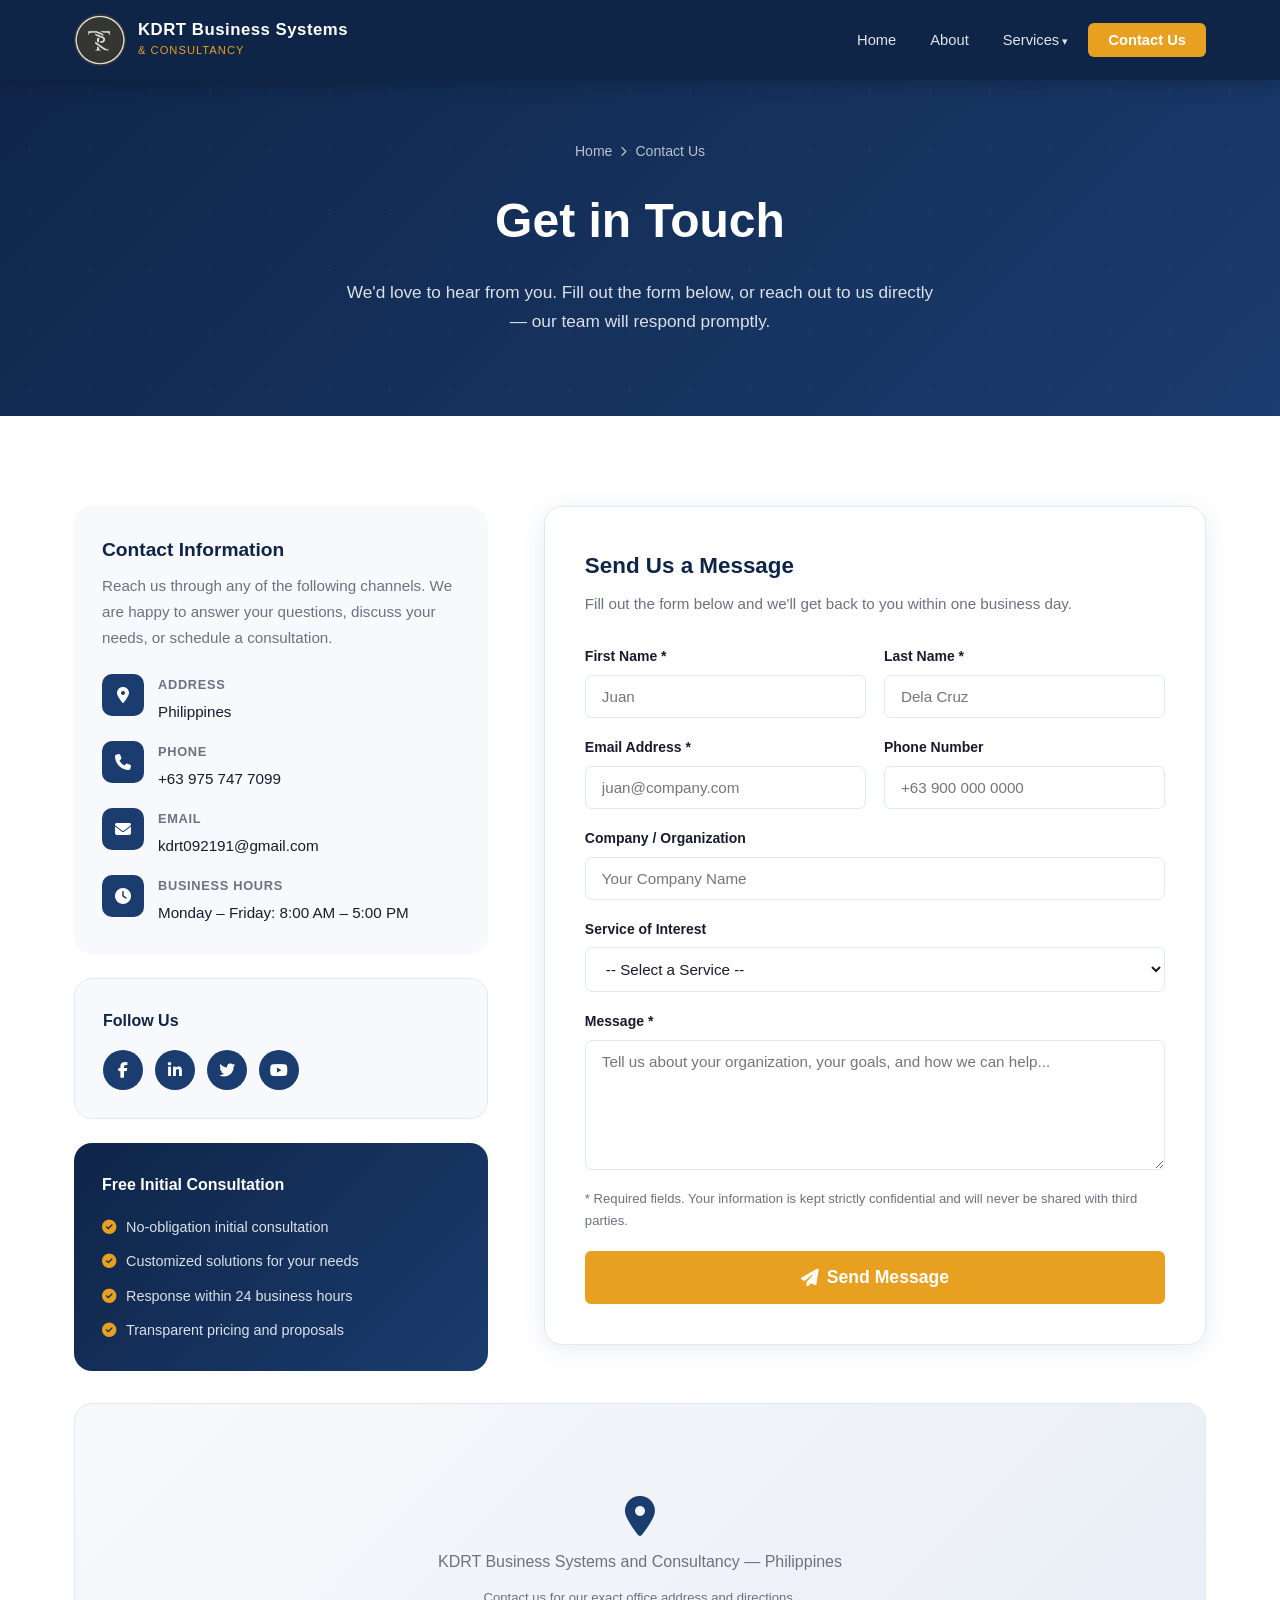
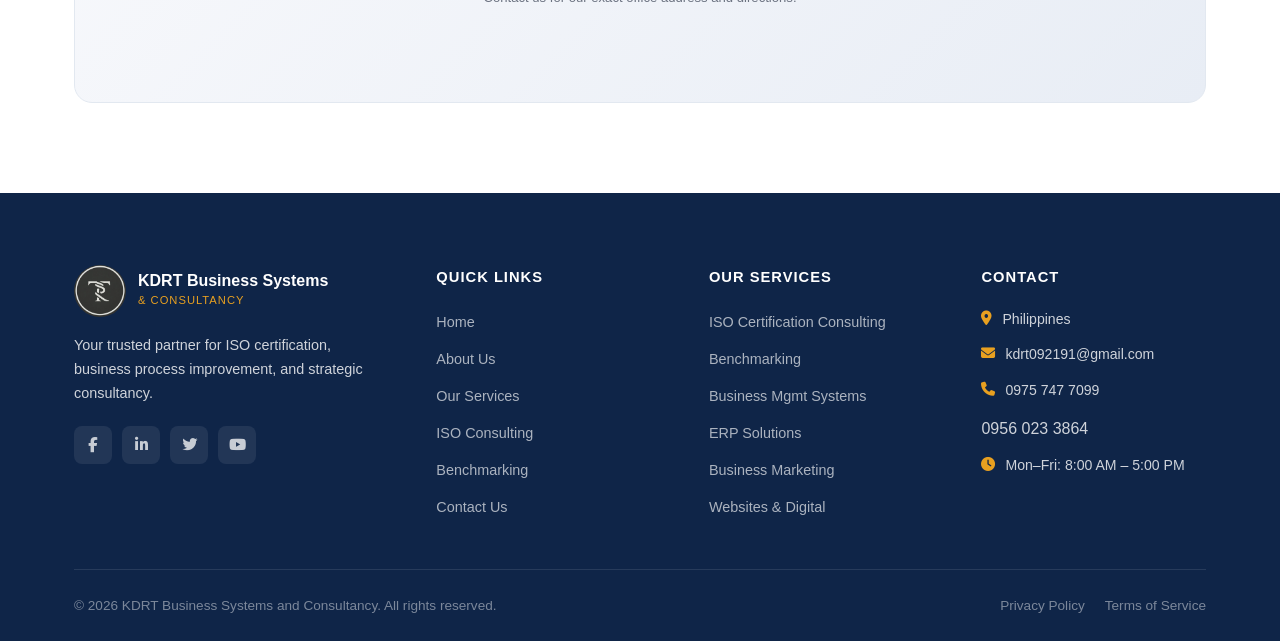
<file: contact.html>
<!DOCTYPE html>
<html lang="en">
<head>
    <meta charset="UTF-8">
    <meta name="viewport" content="width=device-width, initial-scale=1.0">
    <title>Contact Us | KDRT Business Systems and Consultancy</title>
    <meta name="description" content="Get in touch with KDRT Business Systems and Consultancy. Request a free consultation, ask about our services, or get a customized quote.">
    <link rel="icon" type="image/png" href="images/KDlogo.png">
    <link rel="stylesheet" href="css/style.css">
    <link rel="stylesheet" href="https://cdnjs.cloudflare.com/ajax/libs/font-awesome/6.5.0/css/all.min.css">
    <style>
        .contact-page-wrap { padding-top: var(--navbar-height); }
    </style>
</head>
<body>

    <!-- NAVBAR -->
    <nav class="navbar solid" id="navbar">
        <div class="container">
            <div class="navbar-inner">
                <a href="index.html" class="navbar-brand">
                    <img src="images/KDlogo.png" alt="KDRT Logo" class="navbar-logo">
                    <div class="navbar-brand-text">
                        <span class="brand-name">KDRT Business Systems</span>
                        <span class="brand-tagline">&amp; Consultancy</span>
                    </div>
                </a>
                <ul class="nav-links">
                    <li><a href="index.html">Home</a></li>
                    <li><a href="about.html">About</a></li>
                    <li class="nav-item-dropdown">
                        <a href="services.html">Services</a>
                        <ul class="dropdown-menu">
                            <li><a href="services.html">All Services</a></li>
                            <li><a href="iso.html">ISO Certification</a></li>
                            <li><a href="benchmarking.html">Benchmarking</a></li>
                            <li><a href="services.html#bms">Business Mgmt Systems</a></li>
                            <li><a href="services.html#erp">ERP Solutions</a></li>
                            <li><a href="services.html#marketing">Business Marketing</a></li>
                            <li><a href="services.html#websites">Websites</a></li>
                        </ul>
                    </li>
                    <li><a href="contact.html" class="nav-cta active">Contact Us</a></li>
                </ul>
                <button class="mobile-menu-btn" aria-label="Toggle menu">
                    <span></span><span></span><span></span>
                </button>
            </div>
        </div>
    </nav>

    <!-- PAGE HERO -->
    <section class="page-hero">
        <div class="container">
            <div class="page-hero-inner">
                <div class="breadcrumb">
                    <a href="index.html">Home</a>
                    <i class="fas fa-chevron-right"></i>
                    <span>Contact Us</span>
                </div>
                <h1>Get in Touch</h1>
                <p>We'd love to hear from you. Fill out the form below, or reach out to us directly — our team will respond promptly.</p>
            </div>
        </div>
    </section>

    <!-- CONTACT SECTION -->
    <section class="section">
        <div class="container">
            <div class="contact-grid">

                <!-- Contact Info -->
                <div>
                    <div class="contact-card" data-animate="fadeInLeft">
                        <h3>Contact Information</h3>
                        <p>Reach us through any of the following channels. We are happy to answer your questions, discuss your needs, or schedule a consultation.</p>
                        <div class="contact-items">
                            <div class="contact-item">
                                <div class="contact-item-icon"><i class="fas fa-map-marker-alt"></i></div>
                                <div class="contact-item-info">
                                    <strong>Address</strong>
                                    <span>Philippines</span>
                                </div>
                            </div>
                            <div class="contact-item">
                                <div class="contact-item-icon"><i class="fas fa-phone"></i></div>
                                <div class="contact-item-info">
                                    <strong>Phone</strong>
                                    <span>+63 975 747 7099</span>
                                </div>
                            </div>
                            <div class="contact-item">
                                <div class="contact-item-icon"><i class="fas fa-envelope"></i></div>
                                <div class="contact-item-info">
                                    <strong>Email</strong>
                                    <span>kdrt092191@gmail.com</span>
                                </div>
                            </div>
                            <div class="contact-item">
                                <div class="contact-item-icon"><i class="fas fa-clock"></i></div>
                                <div class="contact-item-info">
                                    <strong>Business Hours</strong>
                                    <span>Monday – Friday: 8:00 AM – 5:00 PM</span>
                                </div>
                            </div>
                        </div>
                    </div>

                    <!-- Social Media -->
                    <div class="contact-social-box" data-animate="fadeInLeft">
                        <h4>Follow Us</h4>
                        <div class="contact-social">
                            <a href="https://www.facebook.com/kdrtbusiness.systems" class="social-link" aria-label="Facebook" target="_blank" rel="noopener"><i class="fab fa-facebook-f"></i></a>
                            <a href="#" class="social-link" aria-label="LinkedIn"><i class="fab fa-linkedin-in"></i></a>
                            <a href="#" class="social-link" aria-label="Twitter"><i class="fab fa-twitter"></i></a>
                            <a href="#" class="social-link" aria-label="YouTube"><i class="fab fa-youtube"></i></a>
                        </div>
                    </div>

                    <!-- Why Contact Us -->
                    <div class="contact-cta-box" data-animate="fadeInLeft">
                        <h4>Free Initial Consultation</h4>
                        <ul>
                            <li>
                                <i class="fas fa-check-circle"></i>
                                No-obligation initial consultation
                            </li>
                            <li>
                                <i class="fas fa-check-circle"></i>
                                Customized solutions for your needs
                            </li>
                            <li>
                                <i class="fas fa-check-circle"></i>
                                Response within 24 business hours
                            </li>
                            <li>
                                <i class="fas fa-check-circle"></i>
                                Transparent pricing and proposals
                            </li>
                        </ul>
                    </div>
                </div>

                <!-- Contact Form -->
                <div class="contact-form-card" data-animate="fadeInRight">
                    <h3>Send Us a Message</h3>
                    <p>Fill out the form below and we'll get back to you within one business day.</p>
                    <form class="form" id="contactForm" novalidate>
                        <div class="form-row">
                            <div class="form-group">
                                <label for="firstName">First Name *</label>
                                <input type="text" id="firstName" name="firstName" placeholder="Juan" required autocomplete="given-name">
                            </div>
                            <div class="form-group">
                                <label for="lastName">Last Name *</label>
                                <input type="text" id="lastName" name="lastName" placeholder="Dela Cruz" required autocomplete="family-name">
                            </div>
                        </div>
                        <div class="form-row">
                            <div class="form-group">
                                <label for="email">Email Address *</label>
                                <input type="email" id="email" name="email" placeholder="juan@company.com" required autocomplete="email">
                            </div>
                            <div class="form-group">
                                <label for="phone">Phone Number</label>
                                <input type="tel" id="phone" name="phone" placeholder="+63 900 000 0000" autocomplete="tel">
                            </div>
                        </div>
                        <div class="form-group">
                            <label for="company">Company / Organization</label>
                            <input type="text" id="company" name="company" placeholder="Your Company Name" autocomplete="organization">
                        </div>
                        <div class="form-group">
                            <label for="service">Service of Interest</label>
                            <select id="service" name="service">
                                <option value="">-- Select a Service --</option>
                                <option value="iso9001">ISO 9001 – Quality Management</option>
                                <option value="iso14001">ISO 14001 – Environmental Management</option>
                                <option value="iso45001">ISO 45001 – Occupational Health &amp; Safety</option>
                                <option value="iso27001">ISO 27001 – Information Security</option>
                                <option value="benchmarking">Performance Benchmarking</option>
                                <option value="process">Business Process Consulting</option>
                                <option value="strategy">Strategic Planning</option>
                                <option value="training">Training &amp; Development</option>
                                <option value="other">Other / Not Sure</option>
                            </select>
                        </div>
                        <div class="form-group">
                            <label for="message">Message *</label>
                            <textarea id="message" name="message" placeholder="Tell us about your organization, your goals, and how we can help..." required></textarea>
                        </div>
                        <p class="form-info">* Required fields. Your information is kept strictly confidential and will never be shared with third parties.</p>
                        <button type="submit" class="btn btn-primary btn-lg btn-full">
                            <i class="fas fa-paper-plane"></i> Send Message
                        </button>
                    </form>
                </div>

            </div>

            <!-- Map Placeholder -->
            <div class="map-placeholder" data-animate="fadeIn">
                <i class="fas fa-map-marker-alt"></i>
                <span>KDRT Business Systems and Consultancy — Philippines</span>
                <small class="map-note">Contact us for our exact office address and directions.</small>
            </div>
        </div>
    </section>

    <!-- FOOTER -->
    <footer class="footer">
        <div class="container">
            <div class="footer-grid">
                <div class="footer-brand">
                    <div class="footer-logo-wrap">
                        <img src="images/KDlogo.png" alt="KDRT Logo" class="footer-logo">
                        <div>
                            <div class="footer-brand-name">KDRT Business Systems</div>
                            <div class="footer-brand-sub">&amp; Consultancy</div>
                        </div>
                    </div>
                    <p>Your trusted partner for ISO certification, business process improvement, and strategic consultancy.</p>
                    <div class="footer-social">
                        <a href="https://www.facebook.com/kdrtbusiness.systems" aria-label="Facebook" target="_blank" rel="noopener"><i class="fab fa-facebook-f"></i></a>
                        <a href="#" aria-label="LinkedIn"><i class="fab fa-linkedin-in"></i></a>
                        <a href="#" aria-label="Twitter"><i class="fab fa-twitter"></i></a>
                        <a href="#" aria-label="YouTube"><i class="fab fa-youtube"></i></a>
                    </div>
                </div>
                <div class="footer-col">
                    <h4>Quick Links</h4>
                    <ul class="footer-links">
                        <li><a href="index.html">Home</a></li>
                        <li><a href="about.html">About Us</a></li>
                        <li><a href="services.html">Our Services</a></li>
                        <li><a href="iso.html">ISO Consulting</a></li>
                        <li><a href="benchmarking.html">Benchmarking</a></li>
                        <li><a href="contact.html">Contact Us</a></li>
                    </ul>
                </div>
                <div class="footer-col">
                    <h4>Our Services</h4>
                    <ul class="footer-links">
                        <li><a href="iso.html">ISO Certification Consulting</a></li>
                        <li><a href="benchmarking.html">Benchmarking</a></li>
                        <li><a href="services.html">Business Mgmt Systems</a></li>
                        <li><a href="services.html">ERP Solutions</a></li>
                        <li><a href="services.html">Business Marketing</a></li>
                        <li><a href="services.html">Websites &amp; Digital</a></li>
                    </ul>
                </div>
                <div class="footer-col">
                    <h4>Contact</h4>
                    <div class="footer-contact-items">
                        <div class="footer-contact-item"><i class="fas fa-map-marker-alt"></i><span>Philippines</span></div>
                        <div class="footer-contact-item"><i class="fas fa-envelope"></i><span>kdrt092191@gmail.com</span></div>
                        <div class="footer-contact-item"><i class="fas fa-phone"></i><span>0975 747 7099</span></div><span>0956 023 3864</span>
                        <div class="footer-contact-item"><i class="fas fa-clock"></i><span>Mon–Fri: 8:00 AM – 5:00 PM</span></div>
                    </div>
                </div>
            </div>
            <div class="footer-bottom">
                <span>&copy; 2026 KDRT Business Systems and Consultancy. All rights reserved.</span>
                <div class="footer-bottom-links">
                    <a href="#">Privacy Policy</a>
                    <a href="#">Terms of Service</a>
                </div>
            </div>
        </div>
    </footer>

    <script src="js/main.js"></script>
    <script>
        // Override contact form for static GitHub Pages (mailto fallback)
        document.addEventListener('DOMContentLoaded', function () {
            const form = document.getElementById('contactForm');
            if (!form) return;
            form.addEventListener('submit', function (e) {
                e.preventDefault();
                const firstName = form.firstName.value.trim();
                const lastName = form.lastName.value.trim();
                const email = form.email.value.trim();
                const service = form.service.value;
                const message = form.message.value.trim();
                if (!firstName || !email || !message) {
                    const alert = document.createElement('div');
                    alert.className = 'alert alert-error';
                    alert.style.cssText = 'position:fixed;top:100px;right:20px;max-width:400px;z-index:9999;animation:slideInRight 0.3s ease;';
                    alert.innerHTML = '<i class="fas fa-exclamation-circle"></i><span>Please fill in all required fields.</span>';
                    document.body.appendChild(alert);
                    setTimeout(() => alert.remove(), 4000);
                    return;
                }
                const subject = encodeURIComponent('KDRT Website Enquiry – ' + (service || 'General'));
                const body = encodeURIComponent(
                    'Name: ' + firstName + ' ' + lastName + '\n' +
                    'Email: ' + email + '\n' +
                    'Phone: ' + (form.phone.value || 'N/A') + '\n' +
                    'Company: ' + (form.company.value || 'N/A') + '\n' +
                    'Service: ' + (service || 'Not specified') + '\n\n' +
                    'Message:\n' + message
                );
                window.location.href = 'mailto:kdrt092191@gmail.com?subject=' + subject + '&body=' + body;
                const successAlert = document.createElement('div');
                successAlert.className = 'alert alert-success';
                successAlert.style.cssText = 'position:fixed;top:100px;right:20px;max-width:400px;z-index:9999;animation:slideInRight 0.3s ease;';
                successAlert.innerHTML = '<i class="fas fa-check-circle"></i><span>Opening your email client to send the message...</span>';
                document.body.appendChild(successAlert);
                setTimeout(() => successAlert.remove(), 5000);
            });
        });
    </script>
</body>
</html>
</file>
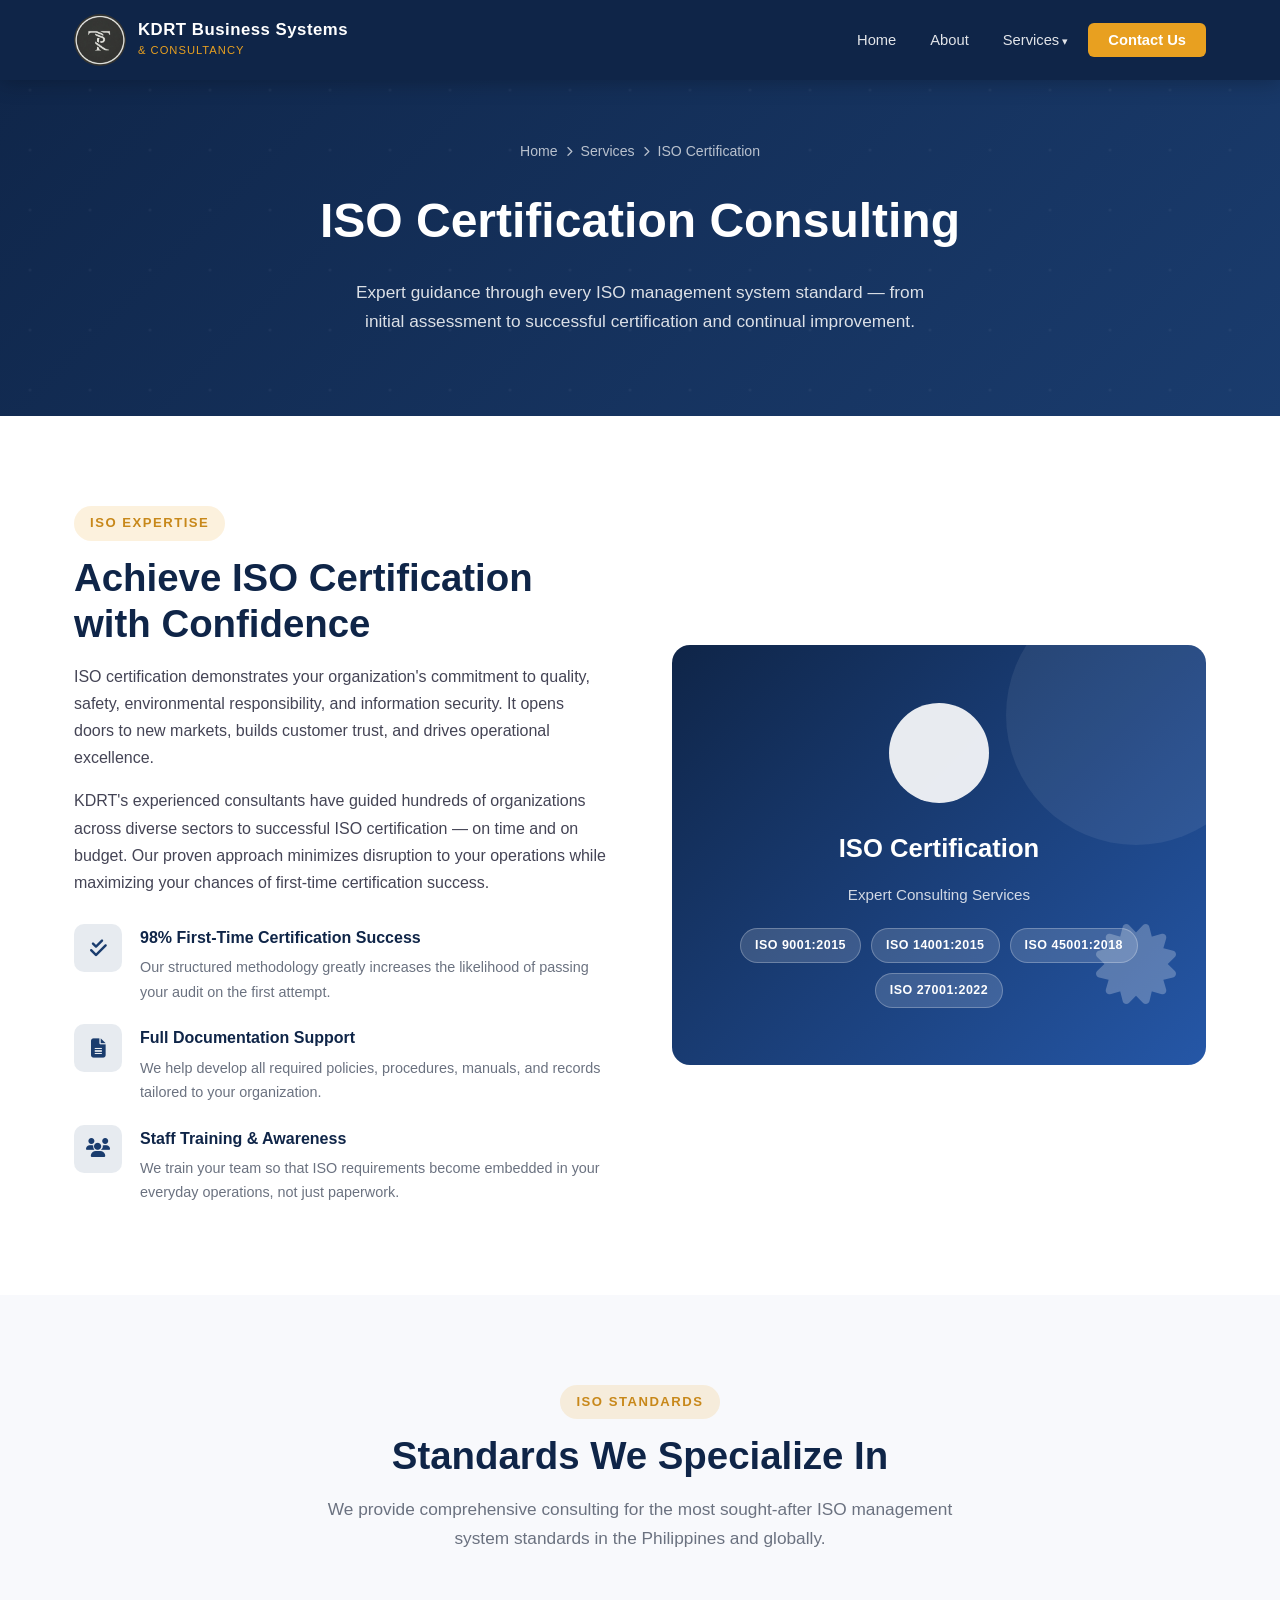
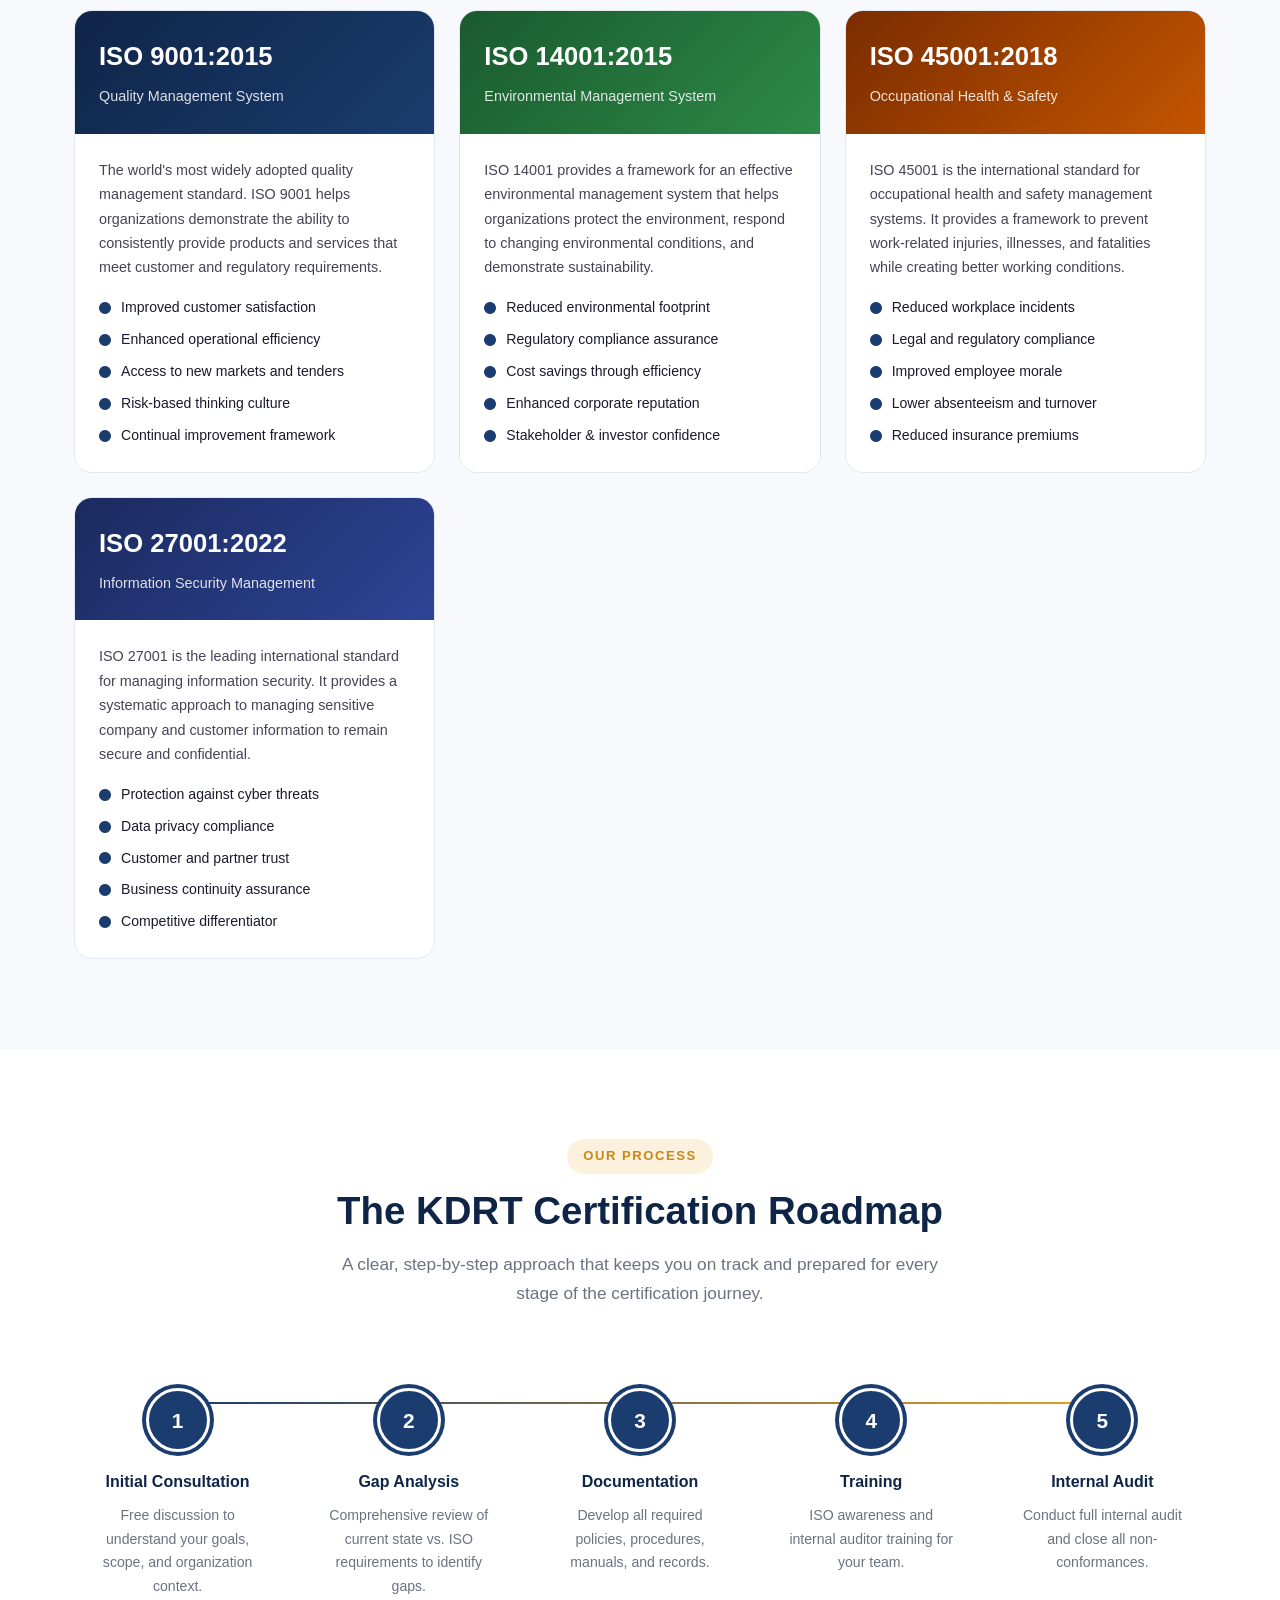
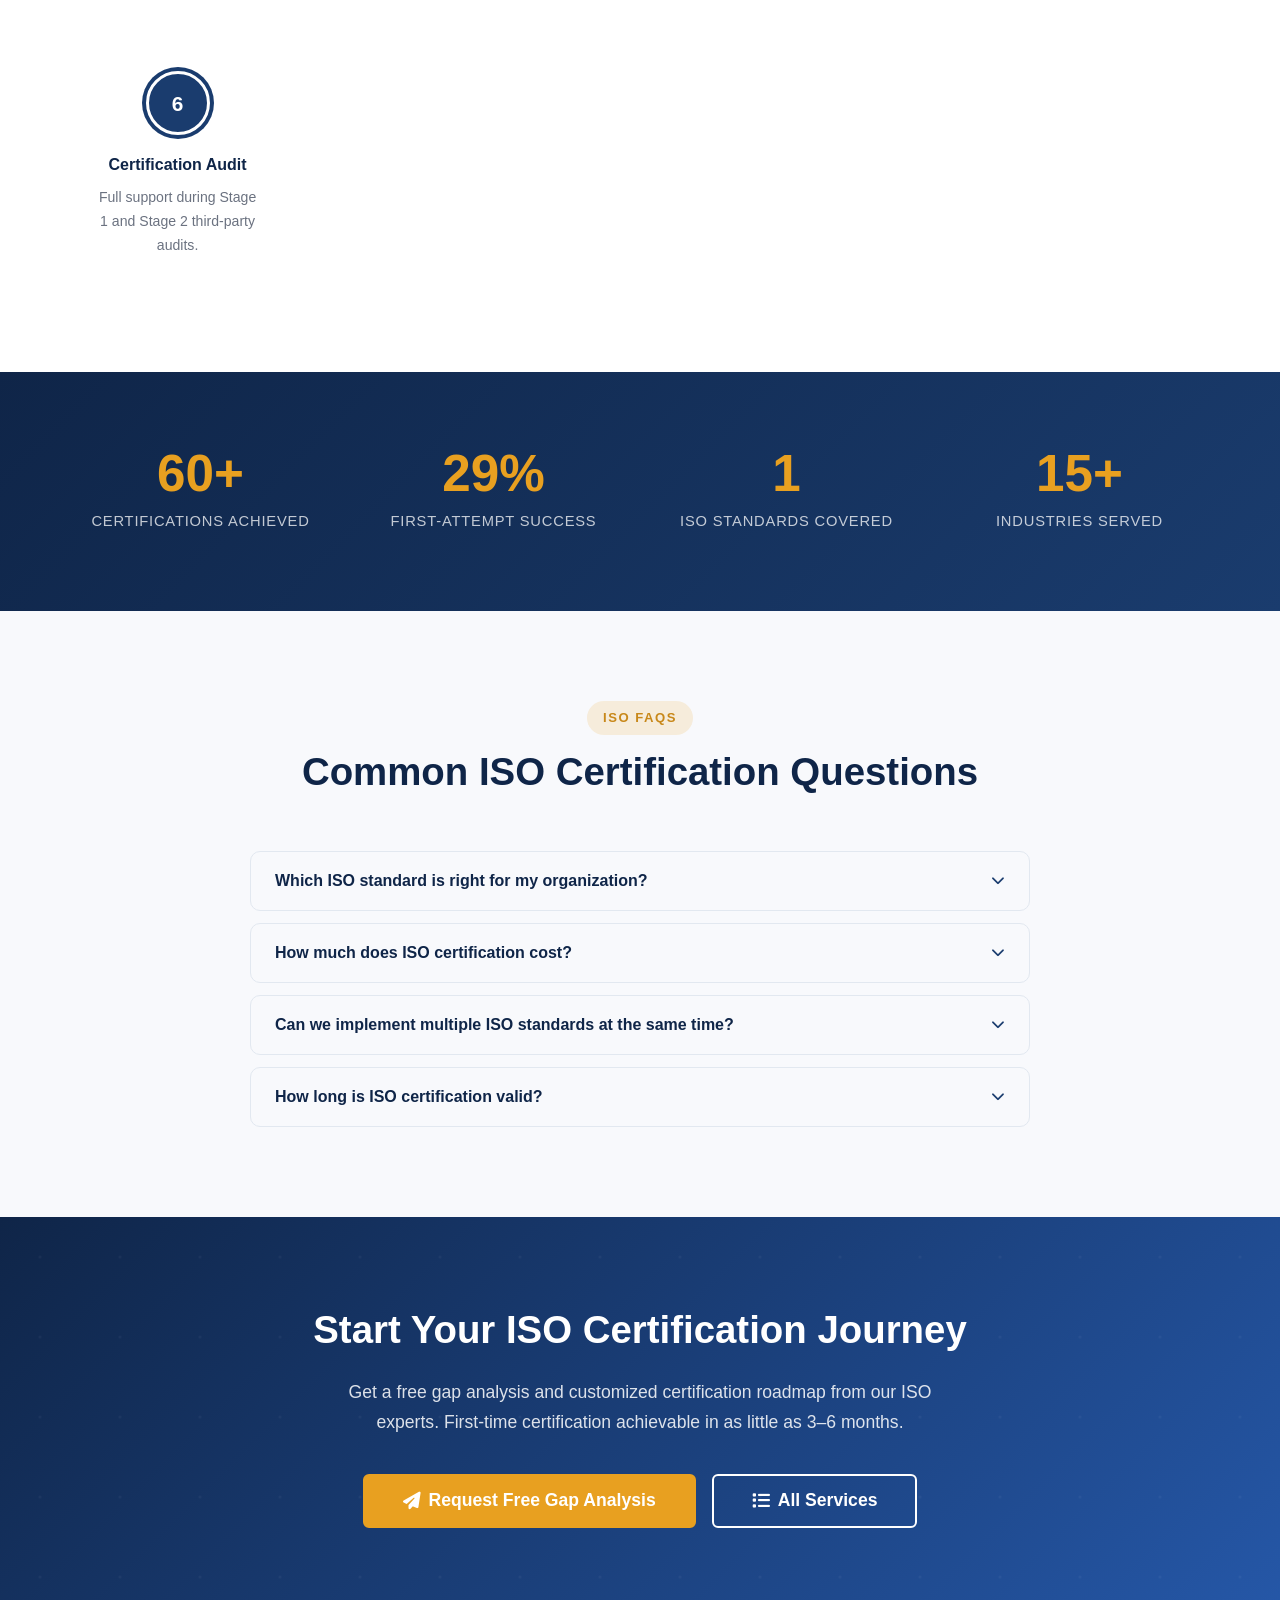
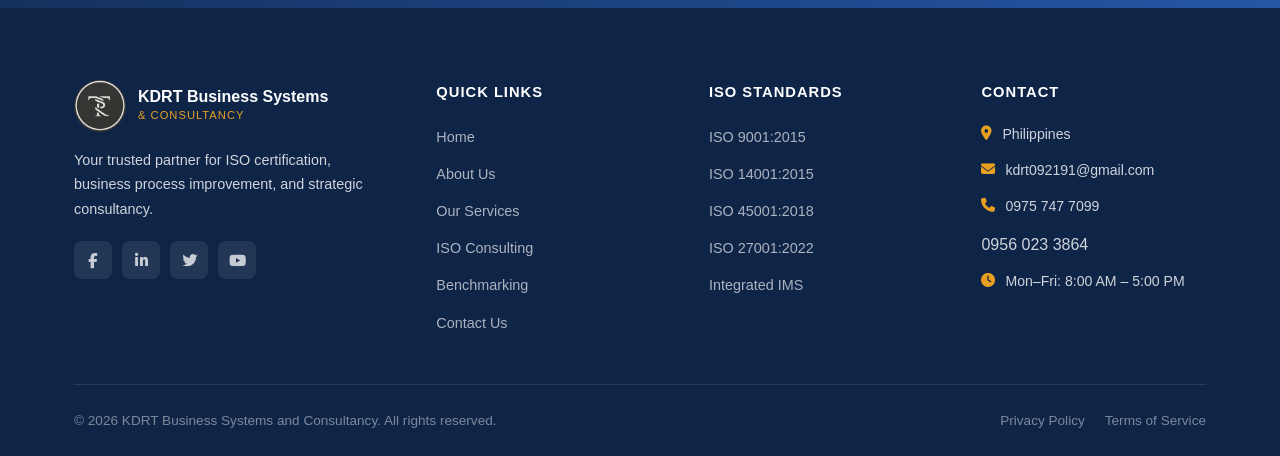
<file: iso.html>
<!DOCTYPE html>
<html lang="en">
<head>
    <meta charset="UTF-8">
    <meta name="viewport" content="width=device-width, initial-scale=1.0">
    <title>ISO Certification Consulting | KDRT Business Systems and Consultancy</title>
    <meta name="description" content="Expert ISO certification consulting for ISO 9001, ISO 14001, ISO 45001, and ISO 27001. KDRT guides you from gap analysis to successful certification.">
    <link rel="icon" type="image/png" href="images/KDlogo.png">
    <link rel="stylesheet" href="css/style.css">
    <link rel="stylesheet" href="https://cdnjs.cloudflare.com/ajax/libs/font-awesome/6.5.0/css/all.min.css">
</head>
<body>

    <!-- NAVBAR -->
    <nav class="navbar solid" id="navbar">
        <div class="container">
            <div class="navbar-inner">
                <a href="index.html" class="navbar-brand">
                    <img src="images/KDlogo.png" alt="KDRT Logo" class="navbar-logo">
                    <div class="navbar-brand-text">
                        <span class="brand-name">KDRT Business Systems</span>
                        <span class="brand-tagline">&amp; Consultancy</span>
                    </div>
                </a>
                <ul class="nav-links">
                    <li><a href="index.html">Home</a></li>
                    <li><a href="about.html">About</a></li>
                    <li class="nav-item-dropdown">
                        <a href="services.html">Services</a>
                        <ul class="dropdown-menu">
                            <li><a href="services.html">All Services</a></li>
                            <li><a href="iso.html">ISO Certification</a></li>
                            <li><a href="benchmarking.html">Benchmarking</a></li>
                            <li><a href="services.html#bms">Business Mgmt Systems</a></li>
                            <li><a href="services.html#erp">ERP Solutions</a></li>
                            <li><a href="services.html#marketing">Business Marketing</a></li>
                            <li><a href="services.html#websites">Websites</a></li>
                        </ul>
                    </li>
                    <li><a href="contact.html" class="nav-cta">Contact Us</a></li>
                </ul>
                <button class="mobile-menu-btn" aria-label="Toggle menu">
                    <span></span><span></span><span></span>
                </button>
            </div>
        </div>
    </nav>

    <!-- PAGE HERO -->
    <section class="page-hero">
        <div class="container">
            <div class="page-hero-inner">
                <div class="breadcrumb">
                    <a href="index.html">Home</a>
                    <i class="fas fa-chevron-right"></i>
                    <a href="services.html">Services</a>
                    <i class="fas fa-chevron-right"></i>
                    <span>ISO Certification</span>
                </div>
                <h1>ISO Certification Consulting</h1>
                <p>Expert guidance through every ISO management system standard — from initial assessment to successful certification and continual improvement.</p>
            </div>
        </div>
    </section>

    <!-- INTRO -->
    <section class="section">
        <div class="container">
            <div class="why-grid">
                <div data-animate="fadeInLeft">
                    <span class="section-label">ISO Expertise</span>
                    <h2 class="section-title">Achieve ISO Certification with Confidence</h2>
                    <p class="text-desc">ISO certification demonstrates your organization's commitment to quality, safety, environmental responsibility, and information security. It opens doors to new markets, builds customer trust, and drives operational excellence.</p>
                    <p class="text-desc text-desc-lg">KDRT's experienced consultants have guided hundreds of organizations across diverse sectors to successful ISO certification — on time and on budget. Our proven approach minimizes disruption to your operations while maximizing your chances of first-time certification success.</p>
                    <div class="why-list">
                        <div class="why-item">
                            <div class="why-item-icon"><i class="fas fa-check-double"></i></div>
                            <div class="why-item-text">
                                <h4>98% First-Time Certification Success</h4>
                                <p>Our structured methodology greatly increases the likelihood of passing your audit on the first attempt.</p>
                            </div>
                        </div>
                        <div class="why-item">
                            <div class="why-item-icon"><i class="fas fa-file-alt"></i></div>
                            <div class="why-item-text">
                                <h4>Full Documentation Support</h4>
                                <p>We help develop all required policies, procedures, manuals, and records tailored to your organization.</p>
                            </div>
                        </div>
                        <div class="why-item">
                            <div class="why-item-icon"><i class="fas fa-users"></i></div>
                            <div class="why-item-text">
                                <h4>Staff Training &amp; Awareness</h4>
                                <p>We train your team so that ISO requirements become embedded in your everyday operations, not just paperwork.</p>
                            </div>
                        </div>
                    </div>
                </div>
                <div data-animate="fadeInRight">
                    <div class="why-image-placeholder">
                        <div class="why-icon-big"><i class="fas fa-certificate"></i></div>
                        <div class="why-placeholder-content">
                            <img src="images/KDlogo.png" alt="KDRT Logo" class="logo-large">
                            <h2>ISO Certification</h2>
                            <p>Expert Consulting Services</p>
                            <div class="cert-badges">
                                <span class="cert-badge">ISO 9001:2015</span>
                                <span class="cert-badge">ISO 14001:2015</span>
                                <span class="cert-badge">ISO 45001:2018</span>
                                <span class="cert-badge">ISO 27001:2022</span>
                            </div>
                        </div>
                    </div>
                </div>
            </div>
        </div>
    </section>

    <!-- ISO STANDARDS DETAIL -->
    <section class="section section-alt">
        <div class="container">
            <div class="section-header text-center">
                <span class="section-label">ISO Standards</span>
                <h2 class="section-title">Standards We Specialize In</h2>
                <p class="section-desc">We provide comprehensive consulting for the most sought-after ISO management system standards in the Philippines and globally.</p>
            </div>
            <div class="iso-detail-grid">

                <div class="iso-detail-card" data-animate="fadeInUp">
                    <div class="iso-card-header">
                        <span class="iso-code">ISO 9001:2015</span>
                        <span class="iso-name">Quality Management System</span>
                    </div>
                    <div class="iso-card-body">
                        <p>The world's most widely adopted quality management standard. ISO 9001 helps organizations demonstrate the ability to consistently provide products and services that meet customer and regulatory requirements.</p>
                        <div class="iso-benefits">
                            <div class="iso-benefit"><i class="fas fa-circle"></i> Improved customer satisfaction</div>
                            <div class="iso-benefit"><i class="fas fa-circle"></i> Enhanced operational efficiency</div>
                            <div class="iso-benefit"><i class="fas fa-circle"></i> Access to new markets and tenders</div>
                            <div class="iso-benefit"><i class="fas fa-circle"></i> Risk-based thinking culture</div>
                            <div class="iso-benefit"><i class="fas fa-circle"></i> Continual improvement framework</div>
                        </div>
                    </div>
                </div>

                <div class="iso-detail-card" data-animate="fadeInUp">
                    <div class="iso-card-header iso-card-header--green">
                        <span class="iso-code">ISO 14001:2015</span>
                        <span class="iso-name">Environmental Management System</span>
                    </div>
                    <div class="iso-card-body">
                        <p>ISO 14001 provides a framework for an effective environmental management system that helps organizations protect the environment, respond to changing environmental conditions, and demonstrate sustainability.</p>
                        <div class="iso-benefits">
                            <div class="iso-benefit"><i class="fas fa-circle"></i> Reduced environmental footprint</div>
                            <div class="iso-benefit"><i class="fas fa-circle"></i> Regulatory compliance assurance</div>
                            <div class="iso-benefit"><i class="fas fa-circle"></i> Cost savings through efficiency</div>
                            <div class="iso-benefit"><i class="fas fa-circle"></i> Enhanced corporate reputation</div>
                            <div class="iso-benefit"><i class="fas fa-circle"></i> Stakeholder &amp; investor confidence</div>
                        </div>
                    </div>
                </div>

                <div class="iso-detail-card" data-animate="fadeInUp">
                    <div class="iso-card-header iso-card-header--orange">
                        <span class="iso-code">ISO 45001:2018</span>
                        <span class="iso-name">Occupational Health &amp; Safety</span>
                    </div>
                    <div class="iso-card-body">
                        <p>ISO 45001 is the international standard for occupational health and safety management systems. It provides a framework to prevent work-related injuries, illnesses, and fatalities while creating better working conditions.</p>
                        <div class="iso-benefits">
                            <div class="iso-benefit"><i class="fas fa-circle"></i> Reduced workplace incidents</div>
                            <div class="iso-benefit"><i class="fas fa-circle"></i> Legal and regulatory compliance</div>
                            <div class="iso-benefit"><i class="fas fa-circle"></i> Improved employee morale</div>
                            <div class="iso-benefit"><i class="fas fa-circle"></i> Lower absenteeism and turnover</div>
                            <div class="iso-benefit"><i class="fas fa-circle"></i> Reduced insurance premiums</div>
                        </div>
                    </div>
                </div>

                <div class="iso-detail-card" data-animate="fadeInUp">
                    <div class="iso-card-header iso-card-header--navy">
                        <span class="iso-code">ISO 27001:2022</span>
                        <span class="iso-name">Information Security Management</span>
                    </div>
                    <div class="iso-card-body">
                        <p>ISO 27001 is the leading international standard for managing information security. It provides a systematic approach to managing sensitive company and customer information to remain secure and confidential.</p>
                        <div class="iso-benefits">
                            <div class="iso-benefit"><i class="fas fa-circle"></i> Protection against cyber threats</div>
                            <div class="iso-benefit"><i class="fas fa-circle"></i> Data privacy compliance</div>
                            <div class="iso-benefit"><i class="fas fa-circle"></i> Customer and partner trust</div>
                            <div class="iso-benefit"><i class="fas fa-circle"></i> Business continuity assurance</div>
                            <div class="iso-benefit"><i class="fas fa-circle"></i> Competitive differentiator</div>
                        </div>
                    </div>
                </div>

            </div>
        </div>
    </section>

    <!-- PROCESS -->
    <section class="section">
        <div class="container">
            <div class="section-header text-center">
                <span class="section-label">Our Process</span>
                <h2 class="section-title">The KDRT Certification Roadmap</h2>
                <p class="section-desc">A clear, step-by-step approach that keeps you on track and prepared for every stage of the certification journey.</p>
            </div>
            <div class="process-steps">
                <div class="process-step" data-animate="fadeInUp">
                    <div class="step-number">1</div>
                    <h4>Initial Consultation</h4>
                    <p>Free discussion to understand your goals, scope, and organization context.</p>
                </div>
                <div class="process-step" data-animate="fadeInUp">
                    <div class="step-number">2</div>
                    <h4>Gap Analysis</h4>
                    <p>Comprehensive review of current state vs. ISO requirements to identify gaps.</p>
                </div>
                <div class="process-step" data-animate="fadeInUp">
                    <div class="step-number">3</div>
                    <h4>Documentation</h4>
                    <p>Develop all required policies, procedures, manuals, and records.</p>
                </div>
                <div class="process-step" data-animate="fadeInUp">
                    <div class="step-number">4</div>
                    <h4>Training</h4>
                    <p>ISO awareness and internal auditor training for your team.</p>
                </div>
                <div class="process-step" data-animate="fadeInUp">
                    <div class="step-number">5</div>
                    <h4>Internal Audit</h4>
                    <p>Conduct full internal audit and close all non-conformances.</p>
                </div>
                <div class="process-step" data-animate="fadeInUp">
                    <div class="step-number">6</div>
                    <h4>Certification Audit</h4>
                    <p>Full support during Stage 1 and Stage 2 third-party audits.</p>
                </div>
            </div>
        </div>
    </section>

    <!-- STATS -->
    <section class="stats-banner">
        <div class="container">
            <div class="stats-grid">
                <div class="stat-item"><span class="stat-number" data-target="200">200+</span><span class="stat-label">Certifications Achieved</span></div>
                <div class="stat-item"><span class="stat-number" data-target="98">98%</span><span class="stat-label">First-Attempt Success</span></div>
                <div class="stat-item"><span class="stat-number" data-target="4">4</span><span class="stat-label">ISO Standards Covered</span></div>
                <div class="stat-item"><span class="stat-number" data-target="50">50+</span><span class="stat-label">Industries Served</span></div>
            </div>
        </div>
    </section>

    <!-- FAQ -->
    <section class="section section-alt">
        <div class="container">
            <div class="section-header text-center">
                <span class="section-label">ISO FAQs</span>
                <h2 class="section-title">Common ISO Certification Questions</h2>
            </div>
            <div class="faq-list">
                <div class="faq-item">
                    <button class="faq-question">Which ISO standard is right for my organization? <i class="fas fa-chevron-down faq-icon"></i></button>
                    <div class="faq-answer">The right ISO standard depends on your industry, customer requirements, and organizational goals. ISO 9001 is recommended for most organizations. ISO 14001 is for those managing environmental impact. ISO 45001 is critical for safety-sensitive industries. ISO 27001 is for organizations handling sensitive data. We offer a free consultation to assess your specific needs.</div>
                </div>
                <div class="faq-item">
                    <button class="faq-question">How much does ISO certification cost? <i class="fas fa-chevron-down faq-icon"></i></button>
                    <div class="faq-answer">Costs vary based on the ISO standard, organization size, scope, and current readiness. Costs include consultancy fees, internal training, documentation, and certification body fees. We provide a transparent, itemized proposal after conducting an initial assessment. Contact us for a customized cost estimate.</div>
                </div>
                <div class="faq-item">
                    <button class="faq-question">Can we implement multiple ISO standards at the same time? <i class="fas fa-chevron-down faq-icon"></i></button>
                    <div class="faq-answer">Yes. Integrated management systems (IMS) combining ISO 9001, ISO 14001, and ISO 45001 share a common High Level Structure (HLS), making simultaneous implementation highly efficient. Our consultants are experienced in developing integrated management systems that reduce documentation duplication and audit costs.</div>
                </div>
                <div class="faq-item">
                    <button class="faq-question">How long is ISO certification valid? <i class="fas fa-chevron-down faq-icon"></i></button>
                    <div class="faq-answer">ISO certificates are typically valid for 3 years. During this period, your certification body will conduct annual surveillance audits to verify continued compliance. At the end of 3 years, a re-certification audit is required. KDRT provides ongoing support for surveillance and re-certification audits.</div>
                </div>
            </div>
        </div>
    </section>

    <!-- CTA -->
    <section class="cta-banner">
        <div class="container">
            <div class="cta-banner-inner" data-animate="fadeInUp">
                <h2>Start Your ISO Certification Journey</h2>
                <p>Get a free gap analysis and customized certification roadmap from our ISO experts. First-time certification achievable in as little as 3–6 months.</p>
                <div class="cta-actions">
                    <a href="contact.html" class="btn btn-primary btn-lg"><i class="fas fa-paper-plane"></i> Request Free Gap Analysis</a>
                    <a href="services.html" class="btn btn-outline btn-lg"><i class="fas fa-list"></i> All Services</a>
                </div>
            </div>
        </div>
    </section>

    <!-- FOOTER -->
    <footer class="footer">
        <div class="container">
            <div class="footer-grid">
                <div class="footer-brand">
                    <div class="footer-logo-wrap">
                        <img src="images/KDlogo.png" alt="KDRT Logo" class="footer-logo">
                        <div>
                            <div class="footer-brand-name">KDRT Business Systems</div>
                            <div class="footer-brand-sub">&amp; Consultancy</div>
                        </div>
                    </div>
                    <p>Your trusted partner for ISO certification, business process improvement, and strategic consultancy.</p>
                    <div class="footer-social">
                        <a href="https://www.facebook.com/kdrtbusiness.systems" aria-label="Facebook" target="_blank" rel="noopener"><i class="fab fa-facebook-f"></i></a>
                        <a href="#" aria-label="LinkedIn"><i class="fab fa-linkedin-in"></i></a>
                        <a href="#" aria-label="Twitter"><i class="fab fa-twitter"></i></a>
                        <a href="#" aria-label="YouTube"><i class="fab fa-youtube"></i></a>
                    </div>
                </div>
                <div class="footer-col">
                    <h4>Quick Links</h4>
                    <ul class="footer-links">
                        <li><a href="index.html">Home</a></li>
                        <li><a href="about.html">About Us</a></li>
                        <li><a href="services.html">Our Services</a></li>
                        <li><a href="iso.html">ISO Consulting</a></li>
                        <li><a href="benchmarking.html">Benchmarking</a></li>
                        <li><a href="contact.html">Contact Us</a></li>
                    </ul>
                </div>
                <div class="footer-col">
                    <h4>ISO Standards</h4>
                    <ul class="footer-links">
                        <li><a href="iso.html#iso9001">ISO 9001:2015</a></li>
                        <li><a href="iso.html#iso14001">ISO 14001:2015</a></li>
                        <li><a href="iso.html#iso45001">ISO 45001:2018</a></li>
                        <li><a href="iso.html#iso27001">ISO 27001:2022</a></li>
                        <li><a href="iso.html">Integrated IMS</a></li>
                    </ul>
                </div>
                <div class="footer-col">
                    <h4>Contact</h4>
                    <div class="footer-contact-items">
                        <div class="footer-contact-item"><i class="fas fa-map-marker-alt"></i><span>Philippines</span></div>
                        <div class="footer-contact-item"><i class="fas fa-envelope"></i><span>kdrt092191@gmail.com</span></div>
                        <div class="footer-contact-item"><i class="fas fa-phone"></i><span>0975 747 7099</span></div><span>0956 023 3864</span>
                        <div class="footer-contact-item"><i class="fas fa-clock"></i><span>Mon–Fri: 8:00 AM – 5:00 PM</span></div>
                    </div>
                </div>
            </div>
            <div class="footer-bottom">
                <span>&copy; 2026 KDRT Business Systems and Consultancy. All rights reserved.</span>
                <div class="footer-bottom-links">
                    <a href="#">Privacy Policy</a>
                    <a href="#">Terms of Service</a>
                </div>
            </div>
        </div>
    </footer>

    <script src="js/main.js"></script>
</body>
</html>
</file>
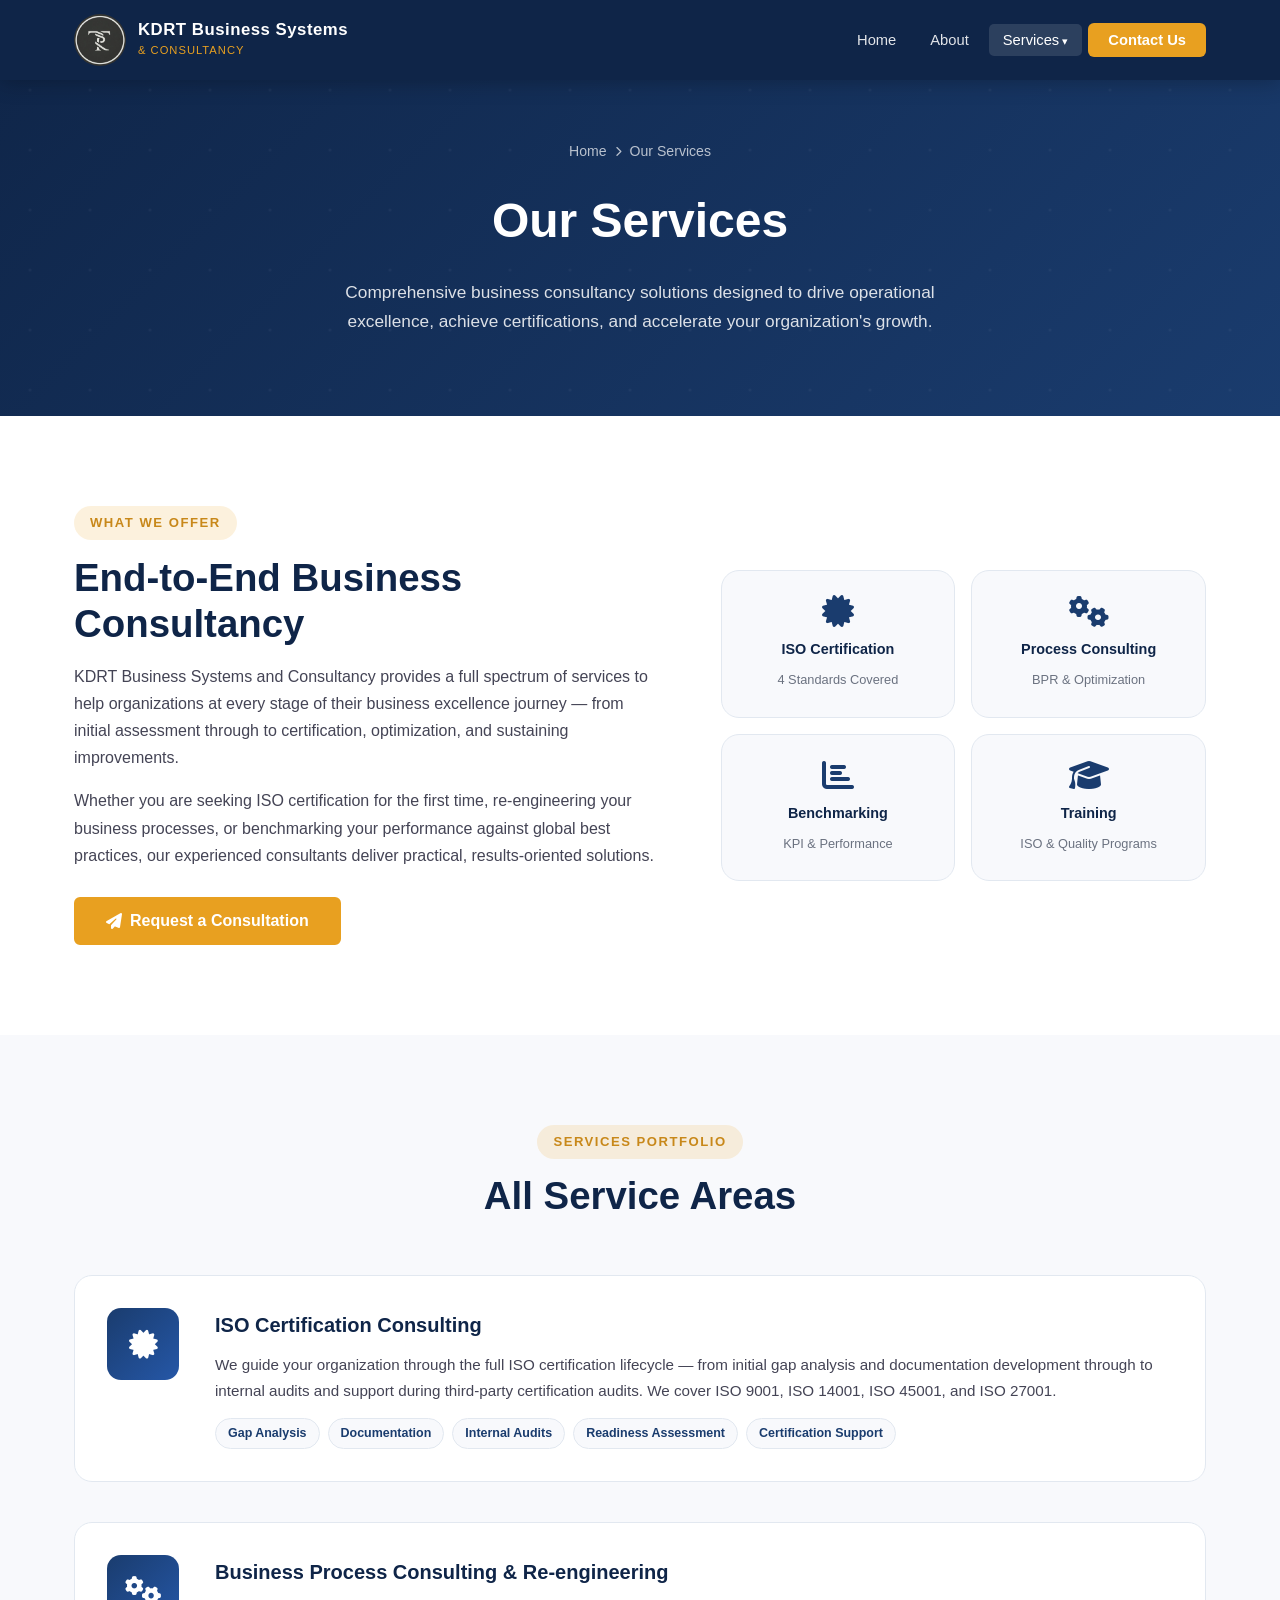
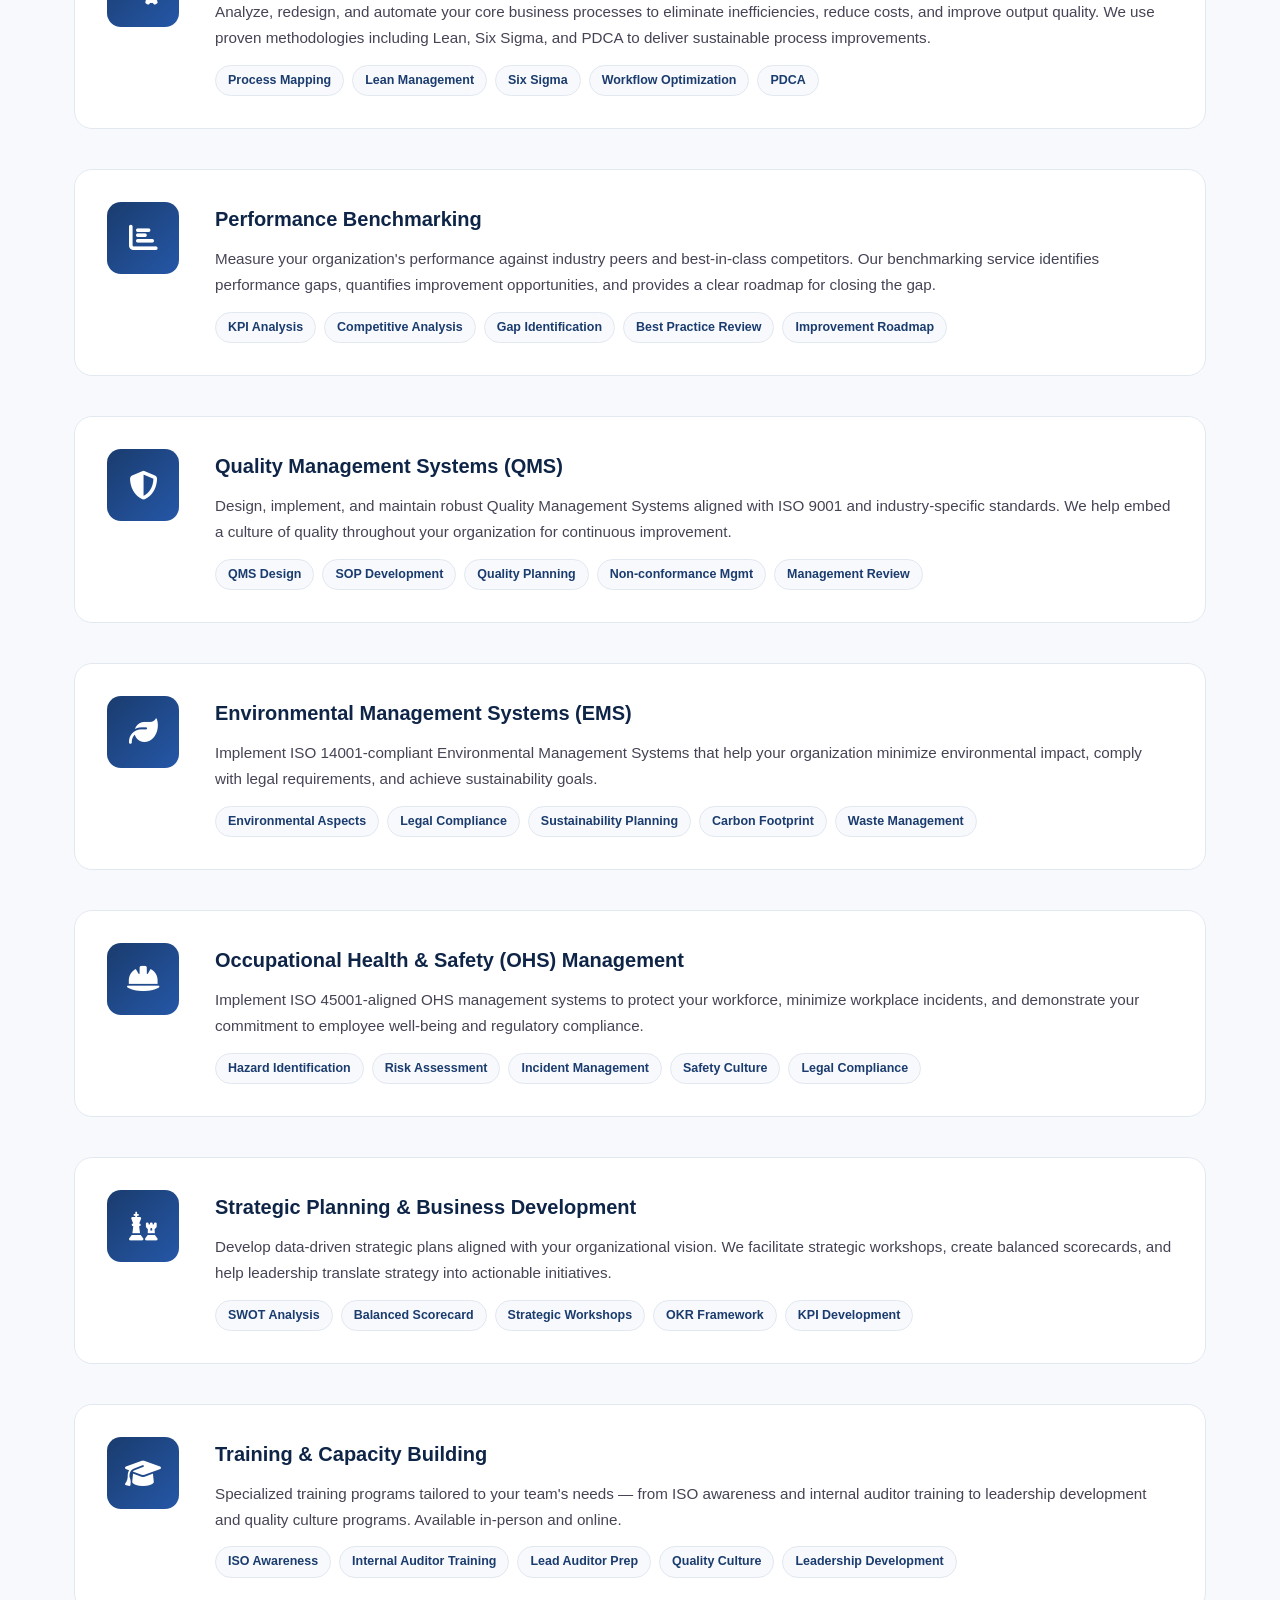
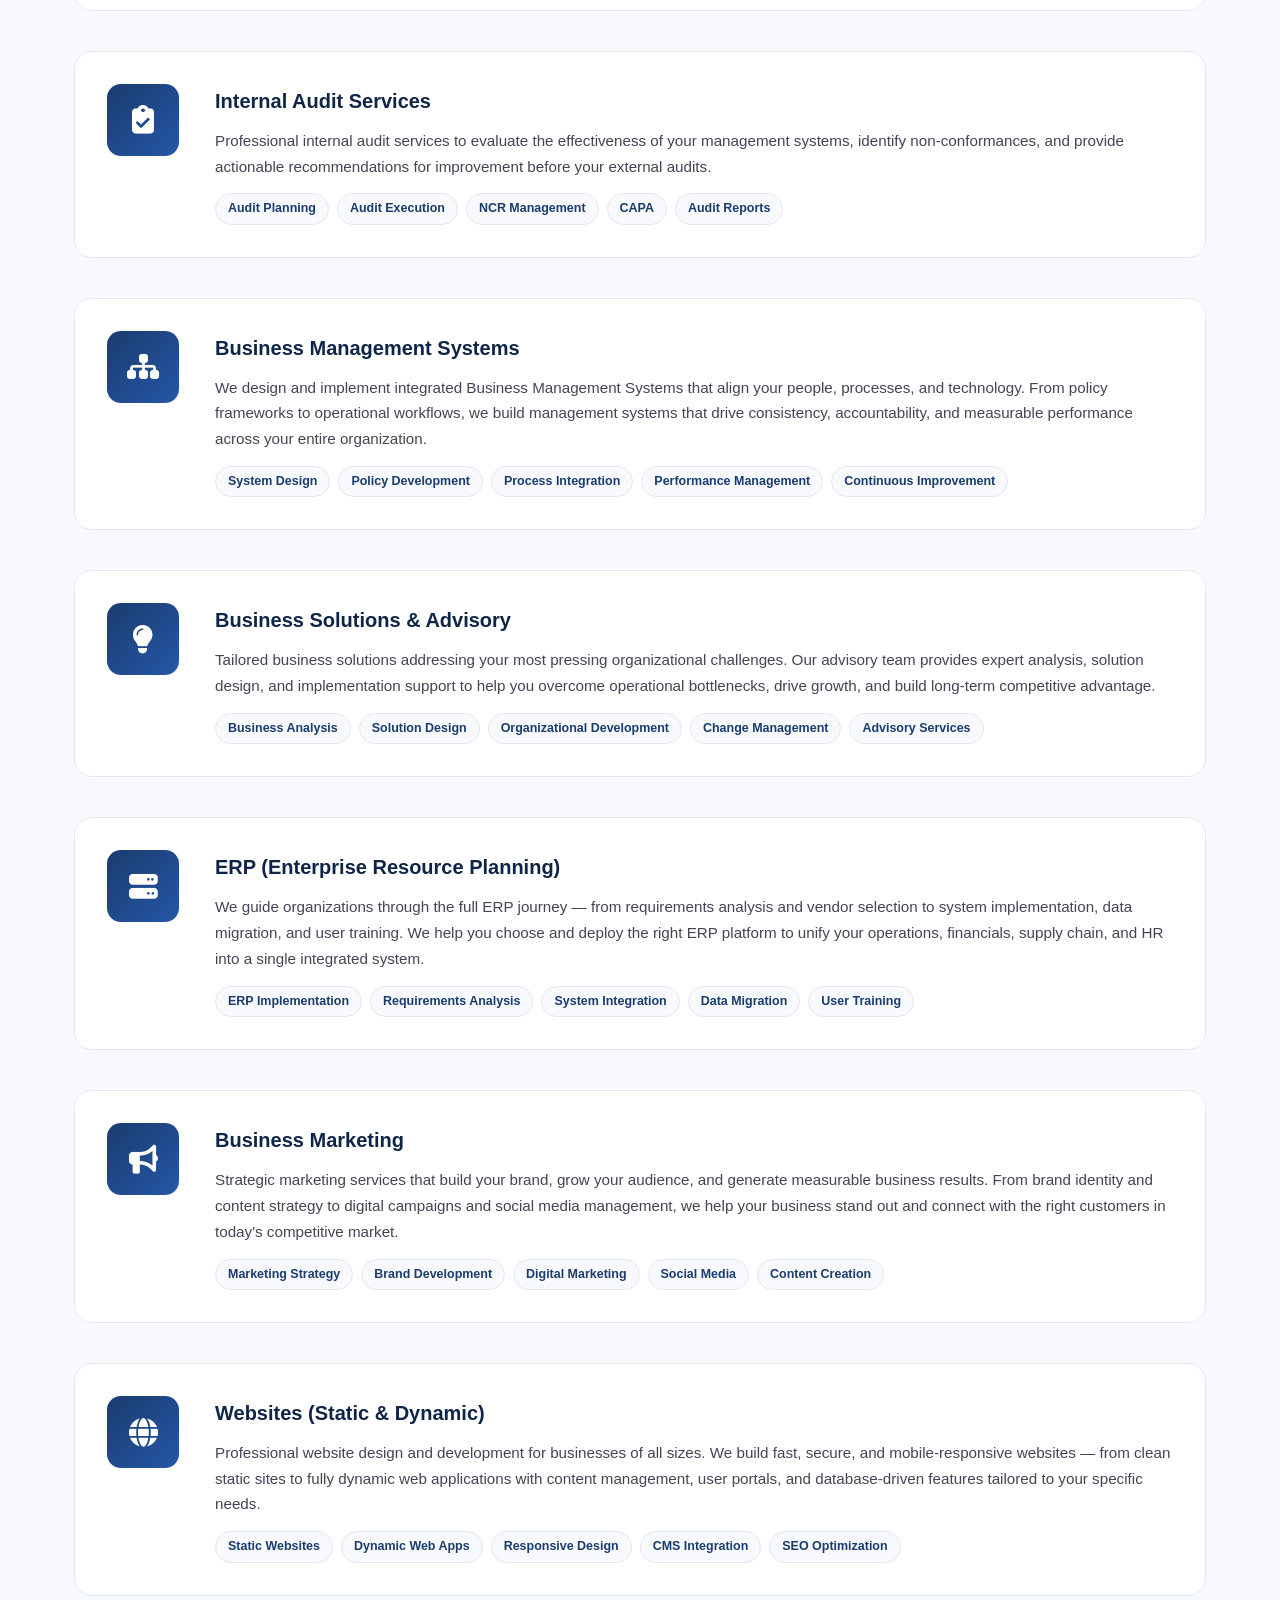
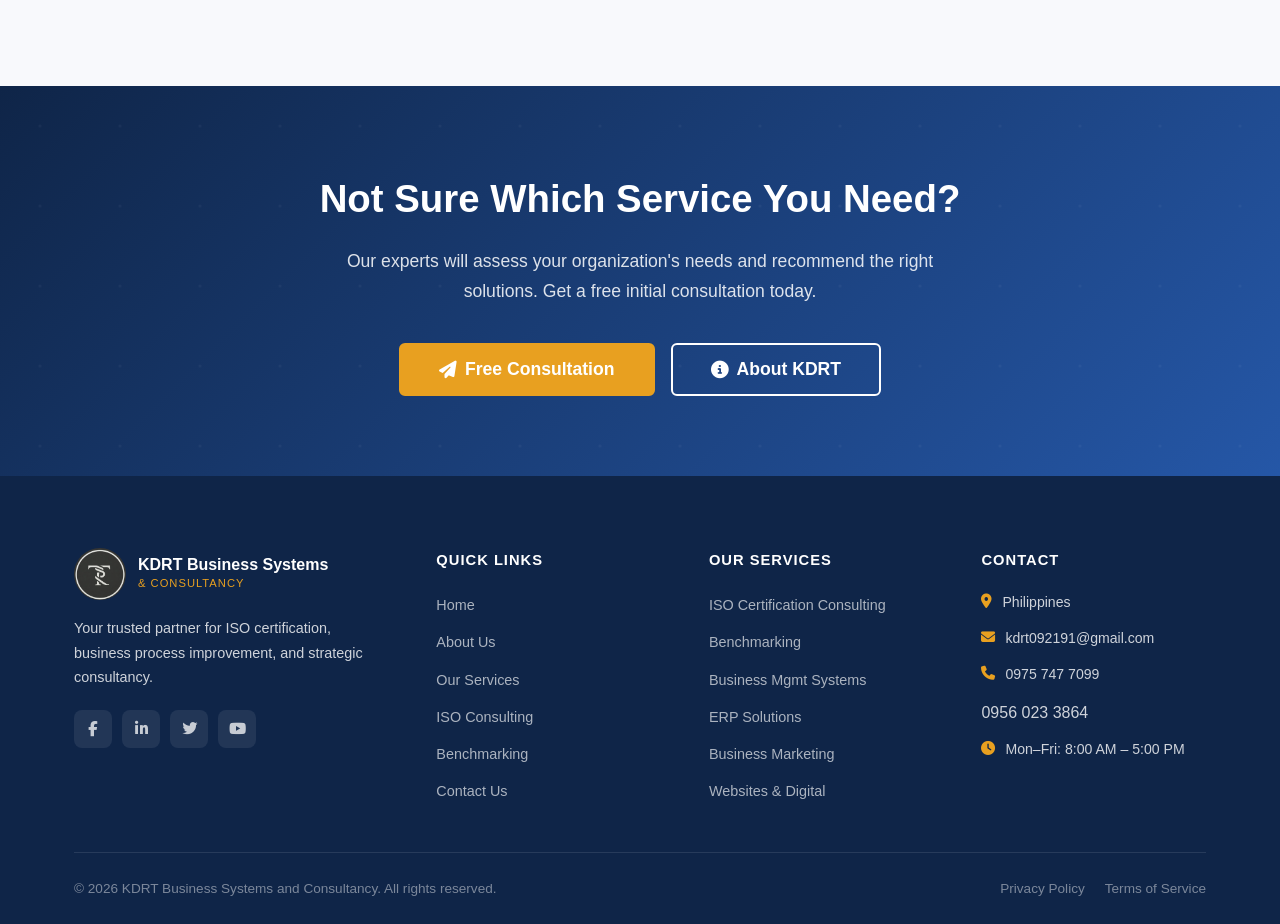
<file: services.html>
<!DOCTYPE html>
<html lang="en">
<head>
    <meta charset="UTF-8">
    <meta name="viewport" content="width=device-width, initial-scale=1.0">
    <title>Our Services | KDRT Business Systems and Consultancy</title>
    <meta name="description" content="Explore KDRT's full range of business consultancy services including ISO certification, QMS, process optimization, strategic planning, and training.">
    <link rel="icon" type="image/png" href="images/KDlogo.png">
    <link rel="stylesheet" href="css/style.css">
    <link rel="stylesheet" href="https://cdnjs.cloudflare.com/ajax/libs/font-awesome/6.5.0/css/all.min.css">
</head>
<body>

    <!-- NAVBAR -->
    <nav class="navbar solid" id="navbar">
        <div class="container">
            <div class="navbar-inner">
                <a href="index.html" class="navbar-brand">
                    <img src="images/KDlogo.png" alt="KDRT Logo" class="navbar-logo">
                    <div class="navbar-brand-text">
                        <span class="brand-name">KDRT Business Systems</span>
                        <span class="brand-tagline">&amp; Consultancy</span>
                    </div>
                </a>
                <ul class="nav-links">
                    <li><a href="index.html">Home</a></li>
                    <li><a href="about.html">About</a></li>
                    <li class="nav-item-dropdown">
                        <a href="services.html" class="active">Services</a>
                        <ul class="dropdown-menu">
                            <li><a href="services.html">All Services</a></li>
                            <li><a href="iso.html">ISO Certification</a></li>
                            <li><a href="benchmarking.html">Benchmarking</a></li>
                            <li><a href="services.html#bms">Business Mgmt Systems</a></li>
                            <li><a href="services.html#erp">ERP Solutions</a></li>
                            <li><a href="services.html#marketing">Business Marketing</a></li>
                            <li><a href="services.html#websites">Websites</a></li>
                        </ul>
                    </li>
                    <li><a href="contact.html" class="nav-cta">Contact Us</a></li>
                </ul>
                <button class="mobile-menu-btn" aria-label="Toggle menu">
                    <span></span><span></span><span></span>
                </button>
            </div>
        </div>
    </nav>

    <!-- PAGE HERO -->
    <section class="page-hero">
        <div class="container">
            <div class="page-hero-inner">
                <div class="breadcrumb">
                    <a href="index.html">Home</a>
                    <i class="fas fa-chevron-right"></i>
                    <span>Our Services</span>
                </div>
                <h1>Our Services</h1>
                <p>Comprehensive business consultancy solutions designed to drive operational excellence, achieve certifications, and accelerate your organization's growth.</p>
            </div>
        </div>
    </section>

    <!-- INTRO -->
    <section class="section">
        <div class="container">
            <div class="services-intro-grid">
                <div data-animate="fadeInLeft">
                    <span class="section-label">What We Offer</span>
                    <h2 class="section-title">End-to-End Business Consultancy</h2>
                    <p class="text-desc">KDRT Business Systems and Consultancy provides a full spectrum of services to help organizations at every stage of their business excellence journey — from initial assessment through to certification, optimization, and sustaining improvements.</p>
                    <p class="text-desc text-desc-xl">Whether you are seeking ISO certification for the first time, re-engineering your business processes, or benchmarking your performance against global best practices, our experienced consultants deliver practical, results-oriented solutions.</p>
                    <a href="contact.html" class="btn btn-primary"><i class="fas fa-paper-plane"></i> Request a Consultation</a>
                </div>
                <div data-animate="fadeInRight">
                    <div class="services-mini-grid">
                        <div class="services-mini-card">
                            <i class="fas fa-certificate"></i>
                            <strong>ISO Certification</strong>
                            <span>4 Standards Covered</span>
                        </div>
                        <div class="services-mini-card">
                            <i class="fas fa-cogs"></i>
                            <strong>Process Consulting</strong>
                            <span>BPR &amp; Optimization</span>
                        </div>
                        <div class="services-mini-card">
                            <i class="fas fa-chart-bar"></i>
                            <strong>Benchmarking</strong>
                            <span>KPI &amp; Performance</span>
                        </div>
                        <div class="services-mini-card">
                            <i class="fas fa-graduation-cap"></i>
                            <strong>Training</strong>
                            <span>ISO &amp; Quality Programs</span>
                        </div>
                    </div>
                </div>
            </div>
        </div>
    </section>

    <!-- SERVICES LIST -->
    <section class="section section-alt">
        <div class="container">
            <div class="section-header text-center">
                <span class="section-label">Services Portfolio</span>
                <h2 class="section-title">All Service Areas</h2>
            </div>
            <div class="services-list-full">

                <div class="service-row" data-animate="fadeInUp">
                    <div class="service-row-icon"><i class="fas fa-certificate"></i></div>
                    <div class="service-row-content">
                        <h3>ISO Certification Consulting</h3>
                        <p>We guide your organization through the full ISO certification lifecycle — from initial gap analysis and documentation development through to internal audits and support during third-party certification audits. We cover ISO 9001, ISO 14001, ISO 45001, and ISO 27001.</p>
                        <div class="service-tags">
                            <span class="service-tag">Gap Analysis</span>
                            <span class="service-tag">Documentation</span>
                            <span class="service-tag">Internal Audits</span>
                            <span class="service-tag">Readiness Assessment</span>
                            <span class="service-tag">Certification Support</span>
                        </div>
                    </div>
                </div>

                <div class="service-row" data-animate="fadeInUp">
                    <div class="service-row-icon"><i class="fas fa-cogs"></i></div>
                    <div class="service-row-content">
                        <h3>Business Process Consulting &amp; Re-engineering</h3>
                        <p>Analyze, redesign, and automate your core business processes to eliminate inefficiencies, reduce costs, and improve output quality. We use proven methodologies including Lean, Six Sigma, and PDCA to deliver sustainable process improvements.</p>
                        <div class="service-tags">
                            <span class="service-tag">Process Mapping</span>
                            <span class="service-tag">Lean Management</span>
                            <span class="service-tag">Six Sigma</span>
                            <span class="service-tag">Workflow Optimization</span>
                            <span class="service-tag">PDCA</span>
                        </div>
                    </div>
                </div>

                <div class="service-row" data-animate="fadeInUp">
                    <div class="service-row-icon"><i class="fas fa-chart-bar"></i></div>
                    <div class="service-row-content">
                        <h3>Performance Benchmarking</h3>
                        <p>Measure your organization's performance against industry peers and best-in-class competitors. Our benchmarking service identifies performance gaps, quantifies improvement opportunities, and provides a clear roadmap for closing the gap.</p>
                        <div class="service-tags">
                            <span class="service-tag">KPI Analysis</span>
                            <span class="service-tag">Competitive Analysis</span>
                            <span class="service-tag">Gap Identification</span>
                            <span class="service-tag">Best Practice Review</span>
                            <span class="service-tag">Improvement Roadmap</span>
                        </div>
                    </div>
                </div>

                <div class="service-row" data-animate="fadeInUp">
                    <div class="service-row-icon"><i class="fas fa-shield-alt"></i></div>
                    <div class="service-row-content">
                        <h3>Quality Management Systems (QMS)</h3>
                        <p>Design, implement, and maintain robust Quality Management Systems aligned with ISO 9001 and industry-specific standards. We help embed a culture of quality throughout your organization for continuous improvement.</p>
                        <div class="service-tags">
                            <span class="service-tag">QMS Design</span>
                            <span class="service-tag">SOP Development</span>
                            <span class="service-tag">Quality Planning</span>
                            <span class="service-tag">Non-conformance Mgmt</span>
                            <span class="service-tag">Management Review</span>
                        </div>
                    </div>
                </div>

                <div class="service-row" data-animate="fadeInUp">
                    <div class="service-row-icon"><i class="fas fa-leaf"></i></div>
                    <div class="service-row-content">
                        <h3>Environmental Management Systems (EMS)</h3>
                        <p>Implement ISO 14001-compliant Environmental Management Systems that help your organization minimize environmental impact, comply with legal requirements, and achieve sustainability goals.</p>
                        <div class="service-tags">
                            <span class="service-tag">Environmental Aspects</span>
                            <span class="service-tag">Legal Compliance</span>
                            <span class="service-tag">Sustainability Planning</span>
                            <span class="service-tag">Carbon Footprint</span>
                            <span class="service-tag">Waste Management</span>
                        </div>
                    </div>
                </div>

                <div class="service-row" data-animate="fadeInUp">
                    <div class="service-row-icon"><i class="fas fa-hard-hat"></i></div>
                    <div class="service-row-content">
                        <h3>Occupational Health &amp; Safety (OHS) Management</h3>
                        <p>Implement ISO 45001-aligned OHS management systems to protect your workforce, minimize workplace incidents, and demonstrate your commitment to employee well-being and regulatory compliance.</p>
                        <div class="service-tags">
                            <span class="service-tag">Hazard Identification</span>
                            <span class="service-tag">Risk Assessment</span>
                            <span class="service-tag">Incident Management</span>
                            <span class="service-tag">Safety Culture</span>
                            <span class="service-tag">Legal Compliance</span>
                        </div>
                    </div>
                </div>

                <div class="service-row" data-animate="fadeInUp">
                    <div class="service-row-icon"><i class="fas fa-chess"></i></div>
                    <div class="service-row-content">
                        <h3>Strategic Planning &amp; Business Development</h3>
                        <p>Develop data-driven strategic plans aligned with your organizational vision. We facilitate strategic workshops, create balanced scorecards, and help leadership translate strategy into actionable initiatives.</p>
                        <div class="service-tags">
                            <span class="service-tag">SWOT Analysis</span>
                            <span class="service-tag">Balanced Scorecard</span>
                            <span class="service-tag">Strategic Workshops</span>
                            <span class="service-tag">OKR Framework</span>
                            <span class="service-tag">KPI Development</span>
                        </div>
                    </div>
                </div>

                <div class="service-row" data-animate="fadeInUp">
                    <div class="service-row-icon"><i class="fas fa-graduation-cap"></i></div>
                    <div class="service-row-content">
                        <h3>Training &amp; Capacity Building</h3>
                        <p>Specialized training programs tailored to your team's needs — from ISO awareness and internal auditor training to leadership development and quality culture programs. Available in-person and online.</p>
                        <div class="service-tags">
                            <span class="service-tag">ISO Awareness</span>
                            <span class="service-tag">Internal Auditor Training</span>
                            <span class="service-tag">Lead Auditor Prep</span>
                            <span class="service-tag">Quality Culture</span>
                            <span class="service-tag">Leadership Development</span>
                        </div>
                    </div>
                </div>

                <div class="service-row" data-animate="fadeInUp">
                    <div class="service-row-icon"><i class="fas fa-clipboard-check"></i></div>
                    <div class="service-row-content">
                        <h3>Internal Audit Services</h3>
                        <p>Professional internal audit services to evaluate the effectiveness of your management systems, identify non-conformances, and provide actionable recommendations for improvement before your external audits.</p>
                        <div class="service-tags">
                            <span class="service-tag">Audit Planning</span>
                            <span class="service-tag">Audit Execution</span>
                            <span class="service-tag">NCR Management</span>
                            <span class="service-tag">CAPA</span>
                            <span class="service-tag">Audit Reports</span>
                        </div>
                    </div>
                </div>

                <div id="bms" class="service-row" data-animate="fadeInUp">
                    <div class="service-row-icon"><i class="fas fa-sitemap"></i></div>
                    <div class="service-row-content">
                        <h3>Business Management Systems</h3>
                        <p>We design and implement integrated Business Management Systems that align your people, processes, and technology. From policy frameworks to operational workflows, we build management systems that drive consistency, accountability, and measurable performance across your entire organization.</p>
                        <div class="service-tags">
                            <span class="service-tag">System Design</span>
                            <span class="service-tag">Policy Development</span>
                            <span class="service-tag">Process Integration</span>
                            <span class="service-tag">Performance Management</span>
                            <span class="service-tag">Continuous Improvement</span>
                        </div>
                    </div>
                </div>

                <div class="service-row" data-animate="fadeInUp">
                    <div class="service-row-icon"><i class="fas fa-lightbulb"></i></div>
                    <div class="service-row-content">
                        <h3>Business Solutions &amp; Advisory</h3>
                        <p>Tailored business solutions addressing your most pressing organizational challenges. Our advisory team provides expert analysis, solution design, and implementation support to help you overcome operational bottlenecks, drive growth, and build long-term competitive advantage.</p>
                        <div class="service-tags">
                            <span class="service-tag">Business Analysis</span>
                            <span class="service-tag">Solution Design</span>
                            <span class="service-tag">Organizational Development</span>
                            <span class="service-tag">Change Management</span>
                            <span class="service-tag">Advisory Services</span>
                        </div>
                    </div>
                </div>

                <div id="erp" class="service-row" data-animate="fadeInUp">
                    <div class="service-row-icon"><i class="fas fa-server"></i></div>
                    <div class="service-row-content">
                        <h3>ERP (Enterprise Resource Planning)</h3>
                        <p>We guide organizations through the full ERP journey — from requirements analysis and vendor selection to system implementation, data migration, and user training. We help you choose and deploy the right ERP platform to unify your operations, financials, supply chain, and HR into a single integrated system.</p>
                        <div class="service-tags">
                            <span class="service-tag">ERP Implementation</span>
                            <span class="service-tag">Requirements Analysis</span>
                            <span class="service-tag">System Integration</span>
                            <span class="service-tag">Data Migration</span>
                            <span class="service-tag">User Training</span>
                        </div>
                    </div>
                </div>

                <div id="marketing" class="service-row" data-animate="fadeInUp">
                    <div class="service-row-icon"><i class="fas fa-bullhorn"></i></div>
                    <div class="service-row-content">
                        <h3>Business Marketing</h3>
                        <p>Strategic marketing services that build your brand, grow your audience, and generate measurable business results. From brand identity and content strategy to digital campaigns and social media management, we help your business stand out and connect with the right customers in today's competitive market.</p>
                        <div class="service-tags">
                            <span class="service-tag">Marketing Strategy</span>
                            <span class="service-tag">Brand Development</span>
                            <span class="service-tag">Digital Marketing</span>
                            <span class="service-tag">Social Media</span>
                            <span class="service-tag">Content Creation</span>
                        </div>
                    </div>
                </div>

                <div id="websites" class="service-row" data-animate="fadeInUp">
                    <div class="service-row-icon"><i class="fas fa-globe"></i></div>
                    <div class="service-row-content">
                        <h3>Websites (Static &amp; Dynamic)</h3>
                        <p>Professional website design and development for businesses of all sizes. We build fast, secure, and mobile-responsive websites — from clean static sites to fully dynamic web applications with content management, user portals, and database-driven features tailored to your specific needs.</p>
                        <div class="service-tags">
                            <span class="service-tag">Static Websites</span>
                            <span class="service-tag">Dynamic Web Apps</span>
                            <span class="service-tag">Responsive Design</span>
                            <span class="service-tag">CMS Integration</span>
                            <span class="service-tag">SEO Optimization</span>
                        </div>
                    </div>
                </div>

            </div>
        </div>
    </section>

    <!-- CTA -->
    <section class="cta-banner">
        <div class="container">
            <div class="cta-banner-inner" data-animate="fadeInUp">
                <h2>Not Sure Which Service You Need?</h2>
                <p>Our experts will assess your organization's needs and recommend the right solutions. Get a free initial consultation today.</p>
                <div class="cta-actions">
                    <a href="contact.html" class="btn btn-primary btn-lg">
                        <i class="fas fa-paper-plane"></i> Free Consultation
                    </a>
                    <a href="about.html" class="btn btn-outline btn-lg">
                        <i class="fas fa-info-circle"></i> About KDRT
                    </a>
                </div>
            </div>
        </div>
    </section>

    <!-- FOOTER -->
    <footer class="footer">
        <div class="container">
            <div class="footer-grid">
                <div class="footer-brand">
                    <div class="footer-logo-wrap">
                        <img src="images/KDlogo.png" alt="KDRT Logo" class="footer-logo">
                        <div>
                            <div class="footer-brand-name">KDRT Business Systems</div>
                            <div class="footer-brand-sub">&amp; Consultancy</div>
                        </div>
                    </div>
                    <p>Your trusted partner for ISO certification, business process improvement, and strategic consultancy.</p>
                    <div class="footer-social">
                        <a href="https://www.facebook.com/kdrtbusiness.systems" aria-label="Facebook" target="_blank" rel="noopener"><i class="fab fa-facebook-f"></i></a>
                        <a href="#" aria-label="LinkedIn"><i class="fab fa-linkedin-in"></i></a>
                        <a href="#" aria-label="Twitter"><i class="fab fa-twitter"></i></a>
                        <a href="#" aria-label="YouTube"><i class="fab fa-youtube"></i></a>
                    </div>
                </div>
                <div class="footer-col">
                    <h4>Quick Links</h4>
                    <ul class="footer-links">
                        <li><a href="index.html">Home</a></li>
                        <li><a href="about.html">About Us</a></li>
                        <li><a href="services.html">Our Services</a></li>
                        <li><a href="iso.html">ISO Consulting</a></li>
                        <li><a href="benchmarking.html">Benchmarking</a></li>
                        <li><a href="contact.html">Contact Us</a></li>
                    </ul>
                </div>
                <div class="footer-col">
                    <h4>Our Services</h4>
                    <ul class="footer-links">
                        <li><a href="iso.html">ISO Certification Consulting</a></li>
                        <li><a href="benchmarking.html">Benchmarking</a></li>
                        <li><a href="services.html">Business Mgmt Systems</a></li>
                        <li><a href="services.html">ERP Solutions</a></li>
                        <li><a href="services.html">Business Marketing</a></li>
                        <li><a href="services.html">Websites &amp; Digital</a></li>
                    </ul>
                </div>
                <div class="footer-col">
                    <h4>Contact</h4>
                    <div class="footer-contact-items">
                        <div class="footer-contact-item"><i class="fas fa-map-marker-alt"></i><span>Philippines</span></div>
                        <div class="footer-contact-item"><i class="fas fa-envelope"></i><span>kdrt092191@gmail.com</span></div>
                        <div class="footer-contact-item"><i class="fas fa-phone"></i><span>0975 747 7099</span></div><span>0956 023 3864</span>
                        <div class="footer-contact-item"><i class="fas fa-clock"></i><span>Mon–Fri: 8:00 AM – 5:00 PM</span></div>
                    </div>
                </div>
            </div>
            <div class="footer-bottom">
                <span>&copy; 2026 KDRT Business Systems and Consultancy. All rights reserved.</span>
                <div class="footer-bottom-links">
                    <a href="#">Privacy Policy</a>
                    <a href="#">Terms of Service</a>
                </div>
            </div>
        </div>
    </footer>

    <script src="js/main.js"></script>
</body>
</html>
</file>
<file: css/style.css>
/* =====================================================
   KDRT Business Systems and Consultancy
   Main Stylesheet
   ===================================================== */

/* === CSS Variables === */
:root {
    --primary: #1a3c6e;
    --primary-dark: #0f2548;
    --primary-light: #2557a7;
    --accent: #e8a020;
    --accent-dark: #c8881a;
    --text-dark: #1a1a2e;
    --text-mid: #444455;
    --text-light: #6b7280;
    --white: #ffffff;
    --off-white: #f8f9fc;
    --border: #e2e8f0;
    --shadow: 0 4px 24px rgba(26, 60, 110, 0.10);
    --shadow-lg: 0 12px 40px rgba(26, 60, 110, 0.16);
    --radius: 10px;
    --radius-lg: 18px;
    --transition: 0.3s ease;
    --navbar-height: 80px;
    --font-main: 'Segoe UI', 'Helvetica Neue', Arial, sans-serif;
}

/* === Reset & Base === */
*, *::before, *::after { box-sizing: border-box; margin: 0; padding: 0; }

html { scroll-behavior: smooth; font-size: 16px; }

body {
    font-family: var(--font-main);
    color: var(--text-dark);
    background: var(--white);
    line-height: 1.7;
    overflow-x: hidden;
}

a { color: inherit; text-decoration: none; transition: color var(--transition); }
img { max-width: 100%; display: block; }
ul { list-style: none; }
button { cursor: pointer; font-family: inherit; }

/* === Utility === */
.container { max-width: 1180px; margin: 0 auto; padding: 0 24px; }
.section { padding: 90px 0; }
.section-sm { padding: 60px 0; }
.section-dark { background: var(--primary-dark); color: var(--white); }
.section-alt { background: var(--off-white); }
.text-center { text-align: center; }
.text-accent { color: var(--accent); }
.text-primary { color: var(--primary); }
.fw-bold { font-weight: 700; }

.btn {
    display: inline-flex;
    align-items: center;
    gap: 8px;
    padding: 14px 30px;
    border-radius: 6px;
    font-size: 1rem;
    font-weight: 600;
    transition: all var(--transition);
    border: 2px solid transparent;
    line-height: 1;
}
.btn-primary {
    background: var(--accent);
    color: var(--white);
    border-color: var(--accent);
}
.btn-primary:hover { background: var(--accent-dark); border-color: var(--accent-dark); transform: translateY(-2px); box-shadow: 0 6px 20px rgba(232,160,32,0.35); }
.btn-outline {
    background: transparent;
    color: var(--white);
    border-color: var(--white);
}
.btn-outline:hover { background: var(--white); color: var(--primary); transform: translateY(-2px); }
.btn-outline-primary {
    background: transparent;
    color: var(--primary);
    border-color: var(--primary);
}
.btn-outline-primary:hover { background: var(--primary); color: var(--white); transform: translateY(-2px); }
.btn-lg { padding: 16px 38px; font-size: 1.1rem; }
.btn-sm { padding: 10px 22px; font-size: 0.9rem; }

/* Section Header */
.section-header { margin-bottom: 56px; }
.section-label {
    display: inline-block;
    background: rgba(232,160,32,0.15);
    color: var(--accent-dark);
    font-size: 0.82rem;
    font-weight: 700;
    letter-spacing: 1.5px;
    text-transform: uppercase;
    padding: 6px 16px;
    border-radius: 30px;
    margin-bottom: 14px;
}
.section-title {
    font-size: clamp(1.8rem, 3vw, 2.5rem);
    font-weight: 800;
    color: var(--primary-dark);
    line-height: 1.2;
    margin-bottom: 16px;
}
.section-desc {
    font-size: 1.08rem;
    color: var(--text-light);
    max-width: 640px;
}
.section-header.text-center .section-desc { margin: 0 auto; }

/* === Animations === */
@keyframes fadeInUp { from { opacity: 0; transform: translateY(30px); } to { opacity: 1; transform: translateY(0); } }
@keyframes fadeInLeft { from { opacity: 0; transform: translateX(-30px); } to { opacity: 1; transform: translateX(0); } }
@keyframes fadeInRight { from { opacity: 0; transform: translateX(30px); } to { opacity: 1; transform: translateX(0); } }
@keyframes fadeIn { from { opacity: 0; } to { opacity: 1; } }
@keyframes slideInRight { from { opacity: 0; transform: translateX(60px); } to { opacity: 1; transform: translateX(0); } }
@keyframes fadeOut { from { opacity: 1; } to { opacity: 0; } }
@keyframes pulse { 0%, 100% { transform: scale(1); } 50% { transform: scale(1.05); } }
@keyframes float { 0%, 100% { transform: translateY(0); } 50% { transform: translateY(-12px); } }

[data-animate] { opacity: 0; }
.animate-fadeInUp { animation: fadeInUp 0.7s ease forwards; }
.animate-fadeInLeft { animation: fadeInLeft 0.7s ease forwards; }
.animate-fadeInRight { animation: fadeInRight 0.7s ease forwards; }
.animate-fadeIn { animation: fadeIn 0.7s ease forwards; }

/* === Navbar === */
.navbar {
    position: fixed;
    top: 0; left: 0; right: 0;
    height: var(--navbar-height);
    z-index: 1000;
    background: transparent;
    transition: background var(--transition), box-shadow var(--transition);
}
.navbar.scrolled, .navbar.solid {
    background: var(--primary-dark);
    box-shadow: 0 2px 20px rgba(0,0,0,0.25);
}
.navbar-inner {
    display: flex;
    align-items: center;
    justify-content: space-between;
    height: var(--navbar-height);
}
.navbar-brand {
    display: flex;
    align-items: center;
    gap: 12px;
}
.navbar-logo {
    height: 52px;
    width: 52px;
    border-radius: 50%;
    object-fit: cover;
}
.navbar-brand-text { display: flex; flex-direction: column; }
.brand-name {
    font-size: 1.05rem;
    font-weight: 800;
    color: var(--white);
    line-height: 1.2;
    letter-spacing: 0.5px;
}
.brand-tagline {
    font-size: 0.7rem;
    color: var(--accent);
    font-weight: 500;
    letter-spacing: 1px;
    text-transform: uppercase;
}
.nav-links {
    display: flex;
    align-items: center;
    gap: 6px;
}
.nav-links a {
    color: rgba(255,255,255,0.88);
    font-size: 0.92rem;
    font-weight: 500;
    padding: 8px 14px;
    border-radius: 5px;
    transition: all var(--transition);
}
.nav-links a:hover, .nav-links a.active {
    color: var(--white);
    background: rgba(255,255,255,0.12);
}
.nav-cta {
    background: var(--accent) !important;
    color: var(--white) !important;
    border-radius: 6px !important;
    padding: 9px 20px !important;
    font-weight: 600 !important;
}
.nav-cta:hover { background: var(--accent-dark) !important; }
.mobile-menu-btn {
    display: none;
    flex-direction: column;
    gap: 5px;
    background: none;
    border: none;
    padding: 8px;
}
.mobile-menu-btn span {
    display: block;
    width: 24px;
    height: 2px;
    background: var(--white);
    border-radius: 2px;
    transition: all var(--transition);
}

/* Dropdown */
.nav-item-dropdown { position: relative; }
.nav-item-dropdown > a::after { content: ' ▾'; font-size: 0.7rem; }
.dropdown-menu {
    position: absolute;
    top: calc(100% + 8px);
    left: 0;
    background: var(--primary-dark);
    border-radius: var(--radius);
    min-width: 210px;
    box-shadow: var(--shadow-lg);
    padding: 8px 0;
    opacity: 0;
    visibility: hidden;
    transform: translateY(10px);
    transition: all var(--transition);
    z-index: 100;
}
.nav-item-dropdown:hover .dropdown-menu {
    opacity: 1;
    visibility: visible;
    transform: translateY(0);
}
.dropdown-menu a {
    display: block;
    padding: 10px 20px;
    font-size: 0.9rem;
    color: rgba(255,255,255,0.85);
    border-radius: 0;
}
.dropdown-menu a:hover { background: rgba(255,255,255,0.1); color: var(--white); }

/* === Hero === */
.hero {
    min-height: 100vh;
    background: linear-gradient(135deg, var(--primary-dark) 0%, var(--primary) 60%, #1a5490 100%);
    display: flex;
    align-items: center;
    position: relative;
    overflow: hidden;
    padding-top: var(--navbar-height);
}
.hero::before {
    content: '';
    position: absolute;
    inset: 0;
    background: url("data:image/svg+xml,%3Csvg width='60' height='60' viewBox='0 0 60 60' xmlns='http://www.w3.org/2000/svg'%3E%3Cg fill='none' fill-rule='evenodd'%3E%3Cg fill='%23ffffff' fill-opacity='0.03'%3E%3Ccircle cx='30' cy='30' r='2'/%3E%3C/g%3E%3C/g%3E%3C/svg%3E");
}
.hero-shape {
    position: absolute;
    right: -100px;
    top: -100px;
    width: 600px;
    height: 600px;
    background: rgba(255,255,255,0.04);
    border-radius: 50%;
    pointer-events: none;
}
.hero-shape-2 {
    position: absolute;
    left: -150px;
    bottom: -150px;
    width: 500px;
    height: 500px;
    background: rgba(232,160,32,0.06);
    border-radius: 50%;
}
.hero-content {
    display: grid;
    grid-template-columns: 1fr 1fr;
    gap: 64px;
    align-items: center;
    position: relative;
    z-index: 1;
    padding: 80px 0;
}
.hero-badge {
    display: inline-flex;
    align-items: center;
    gap: 8px;
    background: rgba(232,160,32,0.18);
    color: var(--accent);
    font-size: 0.78rem;
    font-weight: 700;
    letter-spacing: 1.5px;
    text-transform: uppercase;
    padding: 7px 16px;
    border-radius: 30px;
    margin-bottom: 20px;
    border: 1px solid rgba(232,160,32,0.3);
}
.hero-badge i { font-size: 0.9rem; }
.hero-title {
    font-size: clamp(2.2rem, 4vw, 3.4rem);
    font-weight: 900;
    color: var(--white);
    line-height: 1.15;
    margin-bottom: 22px;
}
.hero-title span { color: var(--accent); }
.hero-desc {
    font-size: 1.1rem;
    color: rgba(255,255,255,0.8);
    margin-bottom: 36px;
    max-width: 520px;
}
.hero-actions {
    display: flex;
    gap: 16px;
    flex-wrap: wrap;
    margin-bottom: 44px;
}
.hero-stats {
    display: flex;
    gap: 32px;
    flex-wrap: wrap;
}
.hero-stat { text-align: center; }
.hero-stat-num {
    font-size: 2rem;
    font-weight: 800;
    color: var(--accent);
    line-height: 1;
    display: block;
}
.hero-stat-label {
    font-size: 0.78rem;
    color: rgba(255,255,255,0.65);
    text-transform: uppercase;
    letter-spacing: 0.8px;
    margin-top: 4px;
    display: block;
}
.hero-visual {
    display: flex;
    justify-content: center;
    align-items: center;
    animation: float 5s ease-in-out infinite;
}
.hero-card-stack {
    position: relative;
    width: 360px;
    height: 400px;
}
.hero-card {
    position: absolute;
    background: rgba(255,255,255,0.08);
    -webkit-backdrop-filter: blur(10px);
    backdrop-filter: blur(10px);
    border: 1px solid rgba(255,255,255,0.15);
    border-radius: var(--radius-lg);
    padding: 28px;
    color: var(--white);
}
.hero-card-main {
    bottom: 0; left: 0; right: 0;
    z-index: 2;
}
.hero-card-back {
    top: 0; right: 0;
    width: 80%;
    z-index: 1;
    opacity: 0.6;
    transform: rotate(5deg);
}
.hero-card-icon {
    width: 52px;
    height: 52px;
    background: var(--accent);
    border-radius: 12px;
    display: flex;
    align-items: center;
    justify-content: center;
    font-size: 1.4rem;
    margin-bottom: 16px;
}
.hero-card h3 { font-size: 1.1rem; font-weight: 700; margin-bottom: 8px; }
.hero-card p { font-size: 0.88rem; opacity: 0.8; }
.hero-card-badges { display: flex; flex-wrap: wrap; gap: 8px; margin-top: 14px; }
.hero-card-badge {
    background: rgba(255,255,255,0.15);
    color: var(--white);
    font-size: 0.73rem;
    font-weight: 600;
    padding: 4px 12px;
    border-radius: 20px;
    letter-spacing: 0.5px;
}

/* === Clients/Trust Bar === */
.trust-bar {
    background: var(--off-white);
    padding: 28px 0;
    border-bottom: 1px solid var(--border);
}
.trust-bar-inner {
    display: flex;
    align-items: center;
    gap: 32px;
    flex-wrap: wrap;
    justify-content: center;
}
.trust-label {
    font-size: 0.82rem;
    font-weight: 700;
    color: var(--text-light);
    text-transform: uppercase;
    letter-spacing: 1px;
    white-space: nowrap;
}
.trust-items {
    display: flex;
    align-items: center;
    gap: 36px;
    flex-wrap: wrap;
    justify-content: center;
}
.trust-item {
    font-weight: 700;
    font-size: 0.92rem;
    color: var(--text-mid);
    display: flex;
    align-items: center;
    gap: 8px;
    opacity: 0.7;
    transition: opacity var(--transition);
}
.trust-item:hover { opacity: 1; }
.trust-item i { color: var(--accent); }

/* === Services === */
.services-grid {
    display: grid;
    grid-template-columns: repeat(auto-fill, minmax(300px, 1fr));
    gap: 28px;
}
.service-card {
    background: var(--white);
    border: 1px solid var(--border);
    border-radius: var(--radius-lg);
    padding: 32px 28px;
    transition: all var(--transition);
    position: relative;
    overflow: hidden;
}
.service-card::before {
    content: '';
    position: absolute;
    top: 0; left: 0; right: 0;
    height: 4px;
    background: linear-gradient(90deg, var(--primary), var(--accent));
    transform: scaleX(0);
    transform-origin: left;
    transition: transform var(--transition);
}
.service-card:hover { transform: translateY(-6px); box-shadow: var(--shadow-lg); border-color: transparent; }
.service-card:hover::before { transform: scaleX(1); }
.service-icon {
    width: 60px;
    height: 60px;
    background: linear-gradient(135deg, var(--primary-light), var(--primary));
    border-radius: 14px;
    display: flex;
    align-items: center;
    justify-content: center;
    font-size: 1.5rem;
    color: var(--white);
    margin-bottom: 20px;
    transition: transform var(--transition);
}
.service-card:hover .service-icon { transform: scale(1.1) rotate(-5deg); }
.service-card h3 { font-size: 1.15rem; font-weight: 700; color: var(--primary-dark); margin-bottom: 10px; }
.service-card p { font-size: 0.92rem; color: var(--text-light); margin-bottom: 18px; }
.learn-more {
    color: var(--primary-light);
    font-size: 0.9rem;
    font-weight: 600;
    display: inline-flex;
    align-items: center;
    gap: 6px;
    transition: gap var(--transition);
}
.service-card:hover .learn-more { gap: 10px; }

/* === Why Choose Us === */
.why-grid {
    display: grid;
    grid-template-columns: 1fr 1fr;
    gap: 64px;
    align-items: center;
}
.why-list { margin-top: 28px; display: flex; flex-direction: column; gap: 20px; }
.why-item { display: flex; gap: 18px; align-items: flex-start; }
.why-item-icon {
    width: 48px;
    height: 48px;
    min-width: 48px;
    background: rgba(26,60,110,0.1);
    border-radius: 10px;
    display: flex;
    align-items: center;
    justify-content: center;
    font-size: 1.2rem;
    color: var(--primary);
}
.why-item-text h4 { font-size: 1rem; font-weight: 700; color: var(--primary-dark); margin-bottom: 4px; }
.why-item-text p { font-size: 0.9rem; color: var(--text-light); }
.why-image-wrapper {
    position: relative;
    border-radius: var(--radius-lg);
    overflow: hidden;
}
.why-image-placeholder {
    background: linear-gradient(135deg, var(--primary-dark) 0%, var(--primary-light) 100%);
    border-radius: var(--radius-lg);
    padding: 56px 40px;
    color: var(--white);
    display: flex;
    flex-direction: column;
    align-items: center;
    justify-content: center;
    text-align: center;
    min-height: 420px;
    position: relative;
    overflow: hidden;
}
.why-image-placeholder::before {
    content: '';
    position: absolute;
    top: -60px; right: -60px;
    width: 260px; height: 260px;
    background: rgba(255,255,255,0.07);
    border-radius: 50%;
}
.why-icon-big {
    font-size: 5rem;
    opacity: 0.25;
    position: absolute;
    right: 30px;
    bottom: 30px;
}
.why-placeholder-content { position: relative; z-index: 1; }
.why-placeholder-content .logo-large {
    width: 100px;
    height: 100px;
    border-radius: 50%;
    object-fit: cover;
    margin: 0 auto 24px;
    filter: brightness(0) invert(1);
    opacity: 0.9;
}
.why-placeholder-content h2 { font-size: 1.6rem; font-weight: 800; margin-bottom: 12px; }
.why-placeholder-content p { font-size: 0.95rem; opacity: 0.8; }
.cert-badges {
    display: flex;
    flex-wrap: wrap;
    gap: 10px;
    margin-top: 20px;
    justify-content: center;
}
.cert-badge {
    background: rgba(255,255,255,0.15);
    border: 1px solid rgba(255,255,255,0.25);
    color: var(--white);
    font-size: 0.78rem;
    font-weight: 700;
    padding: 6px 14px;
    border-radius: 20px;
    letter-spacing: 0.5px;
}

/* === Stats === */
.stats-banner {
    background: linear-gradient(135deg, var(--primary-dark), var(--primary));
    padding: 60px 0;
    color: var(--white);
}
.stats-grid { display: grid; grid-template-columns: repeat(4,1fr); gap: 40px; text-align: center; }
.stat-item { padding: 16px; }
.stat-number {
    font-size: clamp(2.4rem, 4vw, 3.2rem);
    font-weight: 900;
    color: var(--accent);
    line-height: 1;
    display: block;
    margin-bottom: 8px;
}
.stat-label { font-size: 0.92rem; color: rgba(255,255,255,0.75); text-transform: uppercase; letter-spacing: 0.8px; }

/* === Process === */
.process-steps {
    display: grid;
    grid-template-columns: repeat(auto-fit, minmax(200px, 1fr));
    gap: 24px;
    position: relative;
}
.process-steps::before {
    content: '';
    position: absolute;
    top: 38px;
    left: 10%;
    right: 10%;
    height: 2px;
    background: linear-gradient(90deg, var(--primary), var(--accent));
    z-index: 0;
}
.process-step {
    text-align: center;
    padding: 24px 20px;
    position: relative;
    z-index: 1;
}
.step-number {
    width: 64px;
    height: 64px;
    background: var(--primary);
    border: 3px solid var(--white);
    box-shadow: 0 0 0 4px var(--primary);
    color: var(--white);
    border-radius: 50%;
    display: flex;
    align-items: center;
    justify-content: center;
    font-size: 1.3rem;
    font-weight: 800;
    margin: 0 auto 16px;
    position: relative;
    z-index: 1;
    transition: background var(--transition), transform var(--transition);
}
.process-step:hover .step-number { background: var(--accent); transform: scale(1.1); }
.process-step h4 { font-size: 1rem; font-weight: 700; color: var(--primary-dark); margin-bottom: 8px; }
.process-step p { font-size: 0.88rem; color: var(--text-light); }

/* === ISO Section === */
.iso-grid { display: grid; grid-template-columns: repeat(auto-fill, minmax(260px, 1fr)); gap: 24px; }
.iso-card {
    background: var(--white);
    border: 1px solid var(--border);
    border-radius: var(--radius-lg);
    padding: 28px;
    transition: all var(--transition);
    display: flex;
    flex-direction: column;
    gap: 14px;
}
.iso-card:hover { transform: translateY(-4px); box-shadow: var(--shadow); }
.iso-badge {
    display: inline-block;
    background: var(--primary);
    color: var(--white);
    font-weight: 800;
    font-size: 1rem;
    padding: 8px 18px;
    border-radius: 8px;
    width: fit-content;
}
.iso-card h4 { font-size: 1.05rem; font-weight: 700; color: var(--primary-dark); }
.iso-card p { font-size: 0.88rem; color: var(--text-light); flex: 1; }

/* === Testimonials === */
.testimonials-slider { display: grid; grid-template-columns: repeat(auto-fill, minmax(300px, 1fr)); gap: 24px; }
.testimonial-card {
    background: var(--white);
    border: 1px solid var(--border);
    border-radius: var(--radius-lg);
    padding: 32px 28px;
    transition: box-shadow var(--transition);
}
.testimonial-card:hover { box-shadow: var(--shadow); }
.stars { color: var(--accent); font-size: 1rem; margin-bottom: 14px; letter-spacing: 2px; }
.testimonial-card blockquote {
    font-size: 0.95rem;
    color: var(--text-mid);
    font-style: italic;
    margin-bottom: 20px;
    line-height: 1.7;
}
.testimonial-card blockquote::before { content: '\201C'; font-size: 2.5rem; color: var(--accent); line-height: 0.5; vertical-align: -0.5em; margin-right: 4px; }
.testimonial-author { display: flex; align-items: center; gap: 14px; border-top: 1px solid var(--border); padding-top: 16px; }
.author-avatar {
    width: 46px;
    height: 46px;
    border-radius: 50%;
    background: linear-gradient(135deg, var(--primary), var(--primary-light));
    display: flex;
    align-items: center;
    justify-content: center;
    color: var(--white);
    font-weight: 700;
    font-size: 1.1rem;
    flex-shrink: 0;
}
.author-info strong { display: block; font-size: 0.92rem; font-weight: 700; color: var(--primary-dark); }
.author-info span { font-size: 0.8rem; color: var(--text-light); }

/* === FAQ === */
.faq-list { max-width: 780px; margin: 0 auto; display: flex; flex-direction: column; gap: 12px; }
.faq-item {
    border: 1px solid var(--border);
    border-radius: var(--radius);
    overflow: hidden;
    transition: box-shadow var(--transition);
}
.faq-item.active { box-shadow: var(--shadow); border-color: var(--primary); }
.faq-question {
    width: 100%;
    background: none;
    border: none;
    padding: 20px 24px;
    text-align: left;
    font-size: 1rem;
    font-weight: 600;
    color: var(--primary-dark);
    display: flex;
    justify-content: space-between;
    align-items: center;
    gap: 16px;
}
.faq-question .faq-icon { color: var(--primary); font-size: 0.85rem; transition: transform var(--transition); }
.faq-item.active .faq-icon { transform: rotate(180deg); }
.faq-answer {
    max-height: 0;
    overflow: hidden;
    transition: max-height 0.4s ease, padding 0.4s ease;
    padding: 0 24px;
    font-size: 0.95rem;
    color: var(--text-mid);
}
.faq-item.active .faq-answer { max-height: 300px; padding: 0 24px 20px; }

/* === CTA Banner === */
.cta-banner {
    background: linear-gradient(135deg, var(--primary-dark), var(--primary-light));
    color: var(--white);
    text-align: center;
    padding: 80px 0;
    position: relative;
    overflow: hidden;
}
.cta-banner::before {
    content: '';
    position: absolute;
    inset: 0;
    background: url("data:image/svg+xml,%3Csvg width='80' height='80' viewBox='0 0 80 80' xmlns='http://www.w3.org/2000/svg'%3E%3Cg fill='none'%3E%3Ccircle cx='40' cy='40' r='1.5' fill='%23ffffff' fill-opacity='0.04'/%3E%3C/g%3E%3C/svg%3E");
}
.cta-banner-inner { position: relative; z-index: 1; }
.cta-banner h2 { font-size: clamp(1.8rem, 3vw, 2.6rem); font-weight: 800; margin-bottom: 16px; }
.cta-banner p { font-size: 1.1rem; opacity: 0.85; max-width: 600px; margin: 0 auto 36px; }
.cta-actions { display: flex; gap: 16px; justify-content: center; flex-wrap: wrap; }

/* === Contact === */
.contact-grid { display: grid; grid-template-columns: 1fr 1.6fr; gap: 56px; align-items: start; }
.contact-info { display: flex; flex-direction: column; gap: 24px; }
.contact-card {
    background: var(--off-white);
    border-radius: var(--radius-lg);
    padding: 28px;
}
.contact-card h3 { font-size: 1.2rem; font-weight: 800; color: var(--primary-dark); margin-bottom: 6px; }
.contact-card p { font-size: 0.95rem; color: var(--text-light); margin-bottom: 24px; }
.contact-items { display: flex; flex-direction: column; gap: 16px; }
.contact-item { display: flex; align-items: flex-start; gap: 14px; }
.contact-item-icon {
    width: 42px;
    height: 42px;
    min-width: 42px;
    background: var(--primary);
    border-radius: 10px;
    display: flex;
    align-items: center;
    justify-content: center;
    color: var(--white);
    font-size: 1rem;
}
.contact-item-info strong { display: block; font-size: 0.8rem; color: var(--text-light); text-transform: uppercase; letter-spacing: 0.7px; margin-bottom: 2px; }
.contact-item-info span { font-size: 0.95rem; color: var(--text-dark); font-weight: 500; }
.contact-social { display: flex; gap: 12px; margin-top: 8px; }
.social-link {
    width: 40px;
    height: 40px;
    border-radius: 50%;
    background: var(--primary);
    color: var(--white);
    display: flex;
    align-items: center;
    justify-content: center;
    font-size: 1rem;
    transition: all var(--transition);
}
.social-link:hover { background: var(--accent); transform: translateY(-3px); }

/* Contact Form */
.contact-form-card {
    background: var(--white);
    border: 1px solid var(--border);
    border-radius: var(--radius-lg);
    padding: 40px;
    box-shadow: var(--shadow);
}
.contact-form-card h3 { font-size: 1.4rem; font-weight: 800; color: var(--primary-dark); margin-bottom: 6px; }
.contact-form-card > p { font-size: 0.95rem; color: var(--text-light); margin-bottom: 28px; }
.form { display: flex; flex-direction: column; gap: 18px; }
.form-row { display: grid; grid-template-columns: 1fr 1fr; gap: 18px; }
.form-group { display: flex; flex-direction: column; gap: 6px; }
.form-group label { font-size: 0.875rem; font-weight: 600; color: var(--text-dark); }
.form-group input,
.form-group select,
.form-group textarea {
    padding: 12px 16px;
    border: 1.5px solid var(--border);
    border-radius: 7px;
    font-size: 0.95rem;
    font-family: inherit;
    color: var(--text-dark);
    transition: border-color var(--transition), box-shadow var(--transition);
    outline: none;
    background: var(--white);
}
.form-group input:focus,
.form-group select:focus,
.form-group textarea:focus {
    border-color: var(--primary);
    box-shadow: 0 0 0 3px rgba(26,60,110,0.1);
}
.form-group textarea { resize: vertical; min-height: 130px; }
.form-info { font-size: 0.82rem; color: var(--text-light); }

/* === About Page === */
.page-hero {
    background: linear-gradient(135deg, var(--primary-dark) 0%, var(--primary) 100%);
    padding: 140px 0 80px;
    color: var(--white);
    text-align: center;
    position: relative;
    overflow: hidden;
}
.page-hero::before {
    content: '';
    position: absolute;
    inset: 0;
    background: url("data:image/svg+xml,%3Csvg width='60' height='60' viewBox='0 0 60 60' xmlns='http://www.w3.org/2000/svg'%3E%3Cg fill='none'%3E%3Ccircle cx='30' cy='30' r='1.5' fill='%23ffffff' fill-opacity='0.04'/%3E%3C/g%3E%3C/svg%3E");
}
.page-hero-inner { position: relative; z-index: 1; }
.breadcrumb {
    display: flex;
    align-items: center;
    justify-content: center;
    gap: 8px;
    font-size: 0.88rem;
    color: rgba(255,255,255,0.7);
    margin-bottom: 16px;
}
.breadcrumb a { color: rgba(255,255,255,0.7); }
.breadcrumb a:hover { color: var(--white); }
.breadcrumb i { font-size: 0.65rem; }
.page-hero h1 { font-size: clamp(2rem, 4vw, 3rem); font-weight: 900; margin-bottom: 16px; }
.page-hero p { font-size: 1.08rem; opacity: 0.85; max-width: 600px; margin: 0 auto; }

/* About Story */
.story-grid { display: grid; grid-template-columns: 1fr 1fr; gap: 64px; align-items: center; }
.story-text h2 { font-size: 1.9rem; font-weight: 800; color: var(--primary-dark); margin-bottom: 16px; }
.story-text p { font-size: 0.97rem; color: var(--text-mid); margin-bottom: 16px; }
.story-visual {
    background: linear-gradient(145deg, var(--primary-dark), var(--primary-light));
    border-radius: var(--radius-lg);
    position: relative;
    overflow: hidden;
    padding: 48px 36px;
    color: var(--white);
    text-align: center;
    min-height: 380px;
    display: flex;
    flex-direction: column;
    align-items: center;
    justify-content: center;
}
.story-visual img { width: 110px; height: 110px; border-radius: 50%; object-fit: cover; margin: 0 auto 24px; filter: brightness(0) invert(1); opacity: 0.9; }
.story-visual h3 { font-size: 1.5rem; font-weight: 800; margin-bottom: 10px; }
.story-visual p { font-size: 0.92rem; opacity: 0.8; }
.story-year {
    font-size: 5rem;
    font-weight: 900;
    color: rgba(255,255,255,0.12);
    position: absolute;
    bottom: 20px;
    right: 28px;
    line-height: 1;
}

/* Mission/Vision */
.mv-grid { display: grid; grid-template-columns: 1fr 1fr 1fr; gap: 24px; }
.mv-card {
    background: var(--white);
    border: 1px solid var(--border);
    border-radius: var(--radius-lg);
    padding: 36px 28px;
    text-align: center;
    transition: all var(--transition);
}
.mv-card:hover { transform: translateY(-5px); box-shadow: var(--shadow-lg); border-color: transparent; }
.mv-icon {
    width: 68px;
    height: 68px;
    background: linear-gradient(135deg, var(--primary), var(--primary-light));
    border-radius: 16px;
    display: flex;
    align-items: center;
    justify-content: center;
    font-size: 1.6rem;
    color: var(--white);
    margin: 0 auto 20px;
}
.mv-card h3 { font-size: 1.2rem; font-weight: 800; color: var(--primary-dark); margin-bottom: 12px; }
.mv-card p { font-size: 0.93rem; color: var(--text-light); }

/* Team */
.team-grid { display: grid; grid-template-columns: repeat(auto-fill, minmax(240px, 1fr)); gap: 28px; }
.team-card {
    background: var(--white);
    border: 1px solid var(--border);
    border-radius: var(--radius-lg);
    padding: 32px 24px;
    text-align: center;
    transition: all var(--transition);
}
.team-card:hover { transform: translateY(-5px); box-shadow: var(--shadow); }
.team-avatar {
    width: 80px;
    height: 80px;
    border-radius: 50%;
    background: linear-gradient(135deg, var(--primary), var(--primary-light));
    display: flex;
    align-items: center;
    justify-content: center;
    color: var(--white);
    font-size: 2rem;
    font-weight: 700;
    margin: 0 auto 16px;
}
.team-card h4 { font-size: 1.05rem; font-weight: 700; color: var(--primary-dark); margin-bottom: 4px; }
.team-card .role { font-size: 0.85rem; color: var(--accent-dark); font-weight: 600; margin-bottom: 10px; display: block; }
.team-card p { font-size: 0.88rem; color: var(--text-light); }

/* Values */
.values-grid { display: grid; grid-template-columns: repeat(auto-fill, minmax(220px, 1fr)); gap: 20px; }
.value-card {
    background: rgba(255,255,255,0.08);
    border: 1px solid rgba(255,255,255,0.15);
    border-radius: var(--radius);
    padding: 24px 20px;
    text-align: center;
}
.value-icon { font-size: 2rem; margin-bottom: 12px; }
.value-card h4 { font-size: 1rem; font-weight: 700; color: var(--white); margin-bottom: 8px; }
.value-card p { font-size: 0.85rem; color: rgba(255,255,255,0.7); }

/* Services Page */
.services-intro-grid { display: grid; grid-template-columns: 1.2fr 1fr; gap: 64px; align-items: center; }
.services-list-full { display: flex; flex-direction: column; gap: 40px; }
.service-row {
    display: grid;
    grid-template-columns: 80px 1fr;
    gap: 28px;
    align-items: flex-start;
    padding: 32px;
    background: var(--white);
    border: 1px solid var(--border);
    border-radius: var(--radius-lg);
    transition: all var(--transition);
}
.service-row:hover { box-shadow: var(--shadow); transform: translateX(4px); border-left: 4px solid var(--primary); }
.service-row-icon {
    width: 72px;
    height: 72px;
    background: linear-gradient(135deg, var(--primary), var(--primary-light));
    border-radius: 14px;
    display: flex;
    align-items: center;
    justify-content: center;
    font-size: 1.8rem;
    color: var(--white);
}
.service-row-content h3 { font-size: 1.25rem; font-weight: 700; color: var(--primary-dark); margin-bottom: 10px; }
.service-row-content p { font-size: 0.95rem; color: var(--text-mid); margin-bottom: 14px; }
.service-tags { display: flex; flex-wrap: wrap; gap: 8px; }
.service-tag {
    background: var(--off-white);
    border: 1px solid var(--border);
    color: var(--primary);
    font-size: 0.78rem;
    font-weight: 600;
    padding: 4px 12px;
    border-radius: 20px;
}

/* ISO Detail Cards */
.iso-detail-grid { display: grid; grid-template-columns: repeat(auto-fill, minmax(280px, 1fr)); gap: 24px; }
.iso-detail-card {
    background: var(--white);
    border-radius: var(--radius-lg);
    border: 1px solid var(--border);
    overflow: hidden;
    transition: all var(--transition);
}
.iso-detail-card:hover { box-shadow: var(--shadow-lg); transform: translateY(-4px); }
.iso-card-header {
    background: linear-gradient(135deg, var(--primary-dark), var(--primary));
    padding: 24px;
    color: var(--white);
}
.iso-card-header .iso-code { font-size: 1.6rem; font-weight: 900; display: block; margin-bottom: 4px; }
.iso-card-header .iso-name { font-size: 0.9rem; opacity: 0.85; }
.iso-card-body { padding: 24px; }
.iso-card-body p { font-size: 0.9rem; color: var(--text-mid); margin-bottom: 16px; }
.iso-benefits { display: flex; flex-direction: column; gap: 8px; }
.iso-benefit { display: flex; align-items: center; gap: 10px; font-size: 0.88rem; color: var(--text-dark); }
.iso-benefit i { color: var(--primary); font-size: 0.75rem; }

/* Benchmarking */
.benchmark-phases { display: flex; flex-direction: column; gap: 24px; }
.benchmark-phase {
    display: grid;
    grid-template-columns: 60px 1fr;
    gap: 24px;
    align-items: flex-start;
    padding: 28px;
    background: var(--off-white);
    border-radius: var(--radius-lg);
    border-left: 4px solid var(--primary);
}
.phase-number {
    width: 52px;
    height: 52px;
    background: var(--primary);
    color: var(--white);
    border-radius: 50%;
    display: flex;
    align-items: center;
    justify-content: center;
    font-size: 1.2rem;
    font-weight: 800;
}
.phase-content h4 { font-size: 1.05rem; font-weight: 700; color: var(--primary-dark); margin-bottom: 8px; }
.phase-content p { font-size: 0.92rem; color: var(--text-mid); }
.benchmark-types-grid { display: grid; grid-template-columns: repeat(auto-fill, minmax(220px, 1fr)); gap: 20px; }
.benchmark-type-card {
    background: rgba(255,255,255,0.08);
    border: 1px solid rgba(255,255,255,0.15);
    border-radius: var(--radius);
    padding: 24px 20px;
    text-align: center;
    transition: all var(--transition);
}
.benchmark-type-card:hover { background: rgba(255,255,255,0.14); }
.benchmark-type-icon { font-size: 2rem; margin-bottom: 12px; color: var(--accent); }
.benchmark-type-card h4 { font-size: 0.95rem; font-weight: 700; color: var(--white); margin-bottom: 8px; }
.benchmark-type-card p { font-size: 0.82rem; color: rgba(255,255,255,0.7); }

/* Alerts */
.alert {
    display: flex;
    align-items: center;
    gap: 12px;
    padding: 16px 20px;
    border-radius: var(--radius);
    font-size: 0.95rem;
    font-weight: 500;
}
.alert-success { background: #d1fae5; color: #065f46; border: 1px solid #a7f3d0; }
.alert-error { background: #fee2e2; color: #991b1b; border: 1px solid #fca5a5; }

/* === Footer === */
.footer {
    background: var(--primary-dark);
    color: rgba(255,255,255,0.8);
    padding: 72px 0 0;
}
.footer-grid {
    display: grid;
    grid-template-columns: 1.4fr 1fr 1fr 1fr;
    gap: 48px;
    padding-bottom: 48px;
    border-bottom: 1px solid rgba(255,255,255,0.1);
    align-items: start;
}
.footer-logo-wrap { display: flex; align-items: center; gap: 12px; margin-bottom: 16px; }
.footer-logo { height: 52px; width: 52px; border-radius: 50%; object-fit: cover; }
.footer-brand-name { font-size: 1rem; font-weight: 800; color: var(--white); line-height: 1.2; }
.footer-brand-sub { font-size: 0.7rem; color: var(--accent); font-weight: 500; text-transform: uppercase; letter-spacing: 1px; }
.footer-brand p { font-size: 0.9rem; margin-bottom: 20px; line-height: 1.7; }
.footer-social { display: flex; gap: 10px; }
.footer-social a {
    width: 38px;
    height: 38px;
    background: rgba(255,255,255,0.08);
    border-radius: 8px;
    display: flex;
    align-items: center;
    justify-content: center;
    font-size: 0.95rem;
    color: rgba(255,255,255,0.75);
    transition: all var(--transition);
}
.footer-social a:hover { background: var(--accent); color: var(--white); transform: translateY(-3px); }
.footer-col h4 { font-size: 0.92rem; font-weight: 700; color: var(--white); text-transform: uppercase; letter-spacing: 1px; margin-bottom: 18px; }
.footer-links { display: flex; flex-direction: column; gap: 10px; }
.footer-links a { font-size: 0.9rem; color: rgba(255,255,255,0.65); transition: all var(--transition); }
.footer-links a:hover { color: var(--accent); padding-left: 4px; }
.footer-contact-items { display: flex; flex-direction: column; gap: 12px; }
.footer-contact-item { display: flex; align-items: flex-start; gap: 10px; font-size: 0.88rem; }
.footer-contact-item i { color: var(--accent); margin-top: 3px; flex-shrink: 0; }
.footer-bottom {
    padding: 24px 0;
    display: flex;
    align-items: center;
    justify-content: space-between;
    flex-wrap: wrap;
    gap: 12px;
    font-size: 0.85rem;
    color: rgba(255,255,255,0.45);
}
.footer-bottom-links { display: flex; gap: 20px; }
.footer-bottom-links a { color: rgba(255,255,255,0.45); }
.footer-bottom-links a:hover { color: var(--accent); }

/* === Map / Embed === */
.map-placeholder {
    background: linear-gradient(135deg, var(--off-white), #e8edf5);
    border-radius: var(--radius-lg);
    height: 300px;
    display: flex;
    align-items: center;
    justify-content: center;
    border: 1px solid var(--border);
    color: var(--text-light);
    font-size: 1rem;
    flex-direction: column;
    gap: 12px;
    margin-top: 32px;
}
.map-placeholder i { font-size: 2.5rem; color: var(--primary); }

/* === Page: No-hero pages === */
.page-content { padding-top: var(--navbar-height); }

/* === Utility / Component Classes === */
.why-intro-p { color: var(--text-light); margin-bottom: 8px; }
.section-cta-wrap { margin-top: 32px; }
.mt-20 { margin-top: 20px; }
.flex-actions { display: flex; gap: 16px; margin-top: 28px; flex-wrap: wrap; }
.text-desc { color: var(--text-mid); margin-bottom: 16px; }
.text-desc-lg { color: var(--text-mid); margin-bottom: 24px; }
.text-desc-xl { color: var(--text-mid); margin-bottom: 28px; }
.section-label-light { background: rgba(232,160,32,0.2); color: var(--accent); }
.section-title-light { color: var(--white); }
.section-desc-light { color: rgba(255,255,255,0.75); }
/* Story visual helpers */
.story-visual-sub { opacity: 0.8; margin-top: 6px; }
.story-visual-tagline { margin-top: 16px; font-size: 0.95rem; opacity: 0.75; }
.story-watermark {
    font-size: 5rem;
    font-weight: 900;
    color: rgba(255,255,255,0.08);
    position: absolute;
    bottom: 10px;
    right: 20px;
    line-height: 1;
}
/* Services mini grid */
.services-mini-grid { display: grid; grid-template-columns: 1fr 1fr; gap: 16px; }
.services-mini-card {
    background: var(--off-white);
    border-radius: var(--radius-lg);
    padding: 24px;
    text-align: center;
    border: 1px solid var(--border);
}
.services-mini-card i {
    font-size: 2rem;
    color: var(--primary);
    margin-bottom: 10px;
    display: block;
}
.services-mini-card strong {
    font-size: 0.9rem;
    color: var(--primary-dark);
    display: block;
    margin-bottom: 4px;
}
.services-mini-card span { font-size: 0.8rem; color: var(--text-light); }
/* ISO card header colour variants */
.iso-card-header--green { background: linear-gradient(135deg, #1a5a2e, #2d8a48); }
.iso-card-header--orange { background: linear-gradient(135deg, #7a2c00, #c45500); }
.iso-card-header--navy { background: linear-gradient(135deg, #1a2a5e, #2e4496); }
/* Benchmarking */
.benchmark-visual-sub { margin-top: 8px; }
/* Contact page */
.contact-social-box {
    background: var(--off-white);
    border-radius: var(--radius-lg);
    padding: 28px;
    border: 1px solid var(--border);
    margin-top: 24px;
}
.contact-social-box h4 { font-size: 1rem; font-weight: 700; color: var(--primary-dark); margin-bottom: 16px; }
.contact-cta-box {
    background: linear-gradient(135deg, var(--primary-dark), var(--primary));
    border-radius: var(--radius-lg);
    padding: 28px;
    margin-top: 24px;
    color: var(--white);
}
.contact-cta-box h4 { font-size: 1rem; font-weight: 700; margin-bottom: 16px; color: var(--white); }
.contact-cta-box ul { display: flex; flex-direction: column; gap: 10px; }
.contact-cta-box li { display: flex; align-items: center; gap: 10px; font-size: 0.9rem; color: rgba(255,255,255,0.85); }
.contact-cta-box li i { color: var(--accent); }
.btn-full { width: 100%; justify-content: center; }
.map-note { font-size: 0.82rem; }

/* === Responsive === */
@media (max-width: 1024px) {
    .hero-content { grid-template-columns: 1fr; gap: 48px; }
    .hero-visual { display: none; }
    .why-grid { grid-template-columns: 1fr; }
    .stats-grid { grid-template-columns: repeat(2, 1fr); }
    .footer-grid { grid-template-columns: 1fr 1fr; }
    .contact-grid { grid-template-columns: 1fr; }
    .mv-grid { grid-template-columns: 1fr; }
    .services-intro-grid { grid-template-columns: 1fr; }
    .story-grid { grid-template-columns: 1fr; }
}
@media (max-width: 768px) {
    .section { padding: 64px 0; }
    .nav-links { display: none; flex-direction: column; position: absolute; top: var(--navbar-height); left: 0; right: 0; background: var(--primary-dark); padding: 24px; gap: 4px; }
    .nav-links.active { display: flex; }
    .nav-links a { padding: 12px 16px; border-radius: 6px; }
    .mobile-menu-btn { display: flex; }
    .navbar .dropdown-menu { position: static; opacity: 1; visibility: visible; transform: none; box-shadow: none; padding-left: 16px; }
    .process-steps::before { display: none; }
    .form-row { grid-template-columns: 1fr; }
    .stats-grid { grid-template-columns: 1fr 1fr; }
    .footer-grid { grid-template-columns: 1fr; gap: 32px; }
    .hero-actions { flex-direction: column; }
    .footer-bottom { flex-direction: column; text-align: center; }
    .service-row { grid-template-columns: 1fr; }
}
@media (max-width: 480px) {
    .container { padding: 0 16px; }
    .stats-grid { grid-template-columns: 1fr 1fr; }
    .hero-stats { gap: 24px; }
    .contact-form-card { padding: 24px; }
    .section-title { font-size: 1.6rem; }
}
</file>
